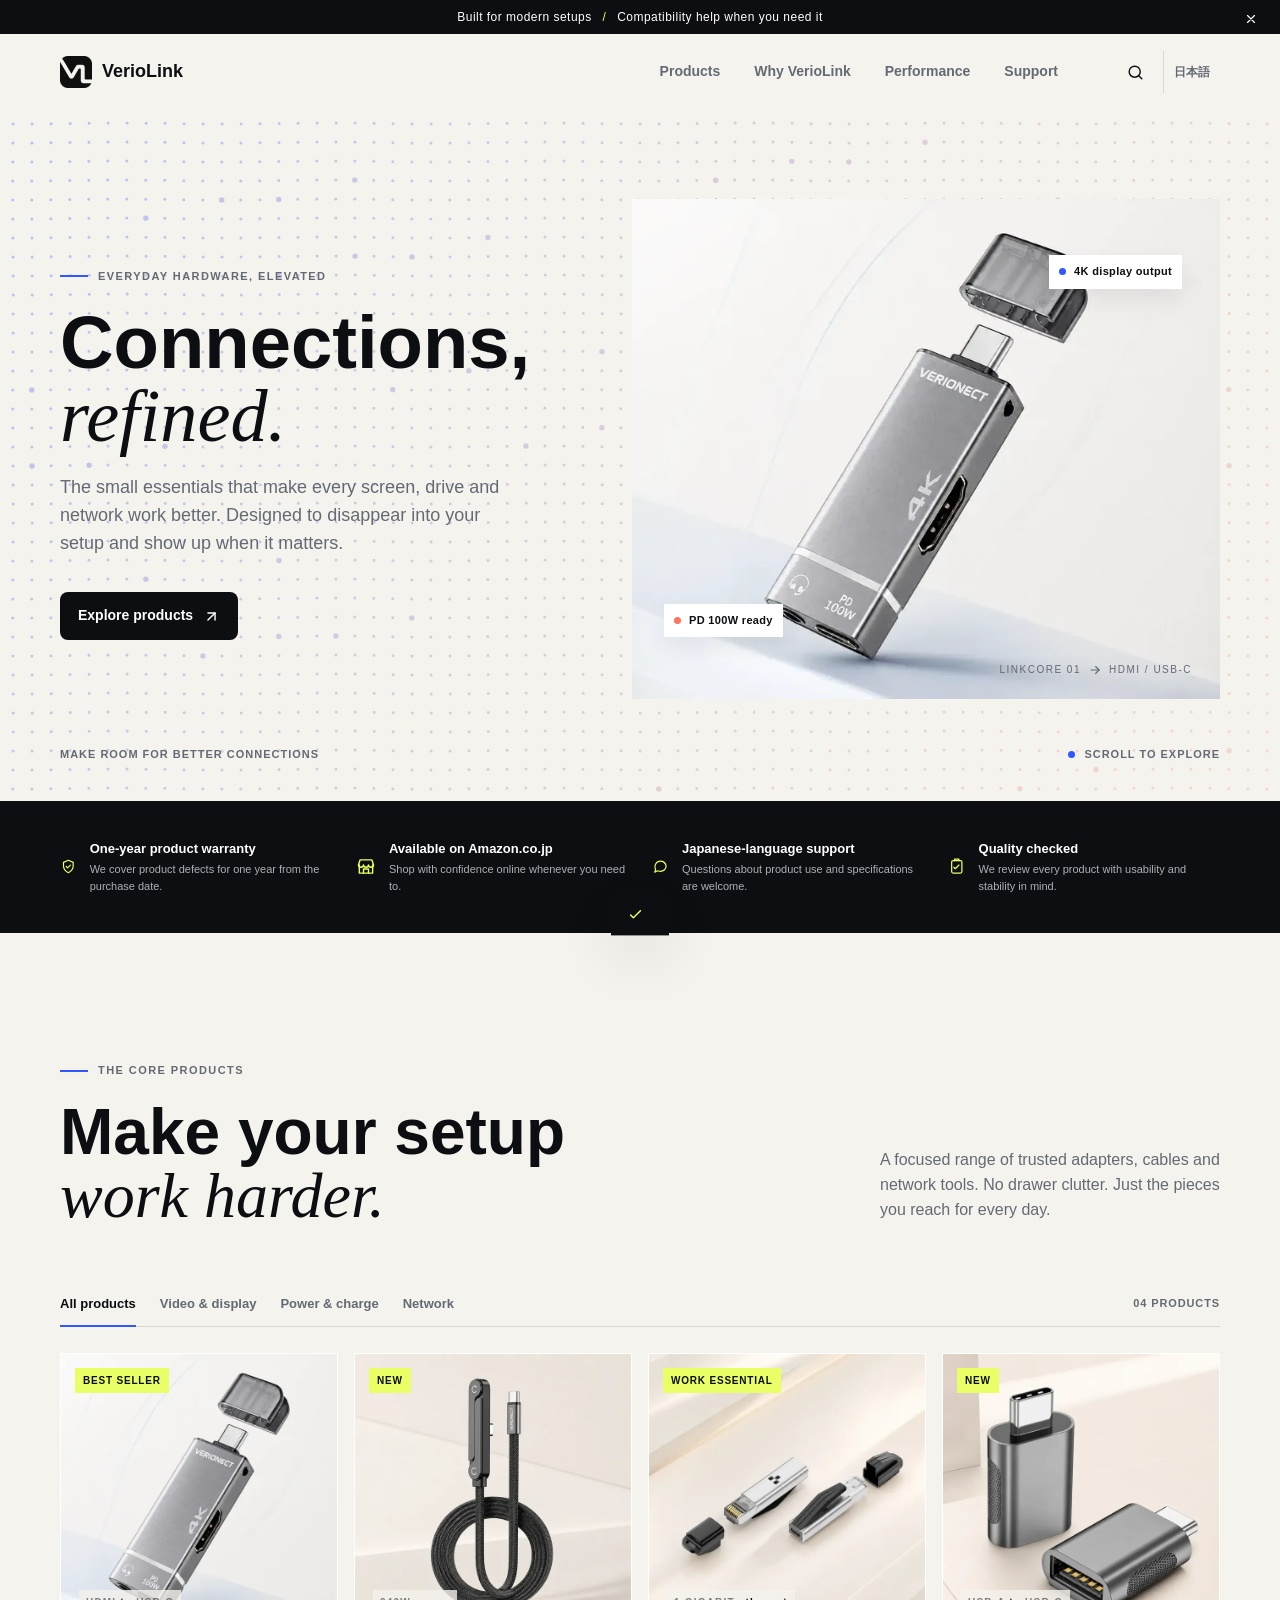
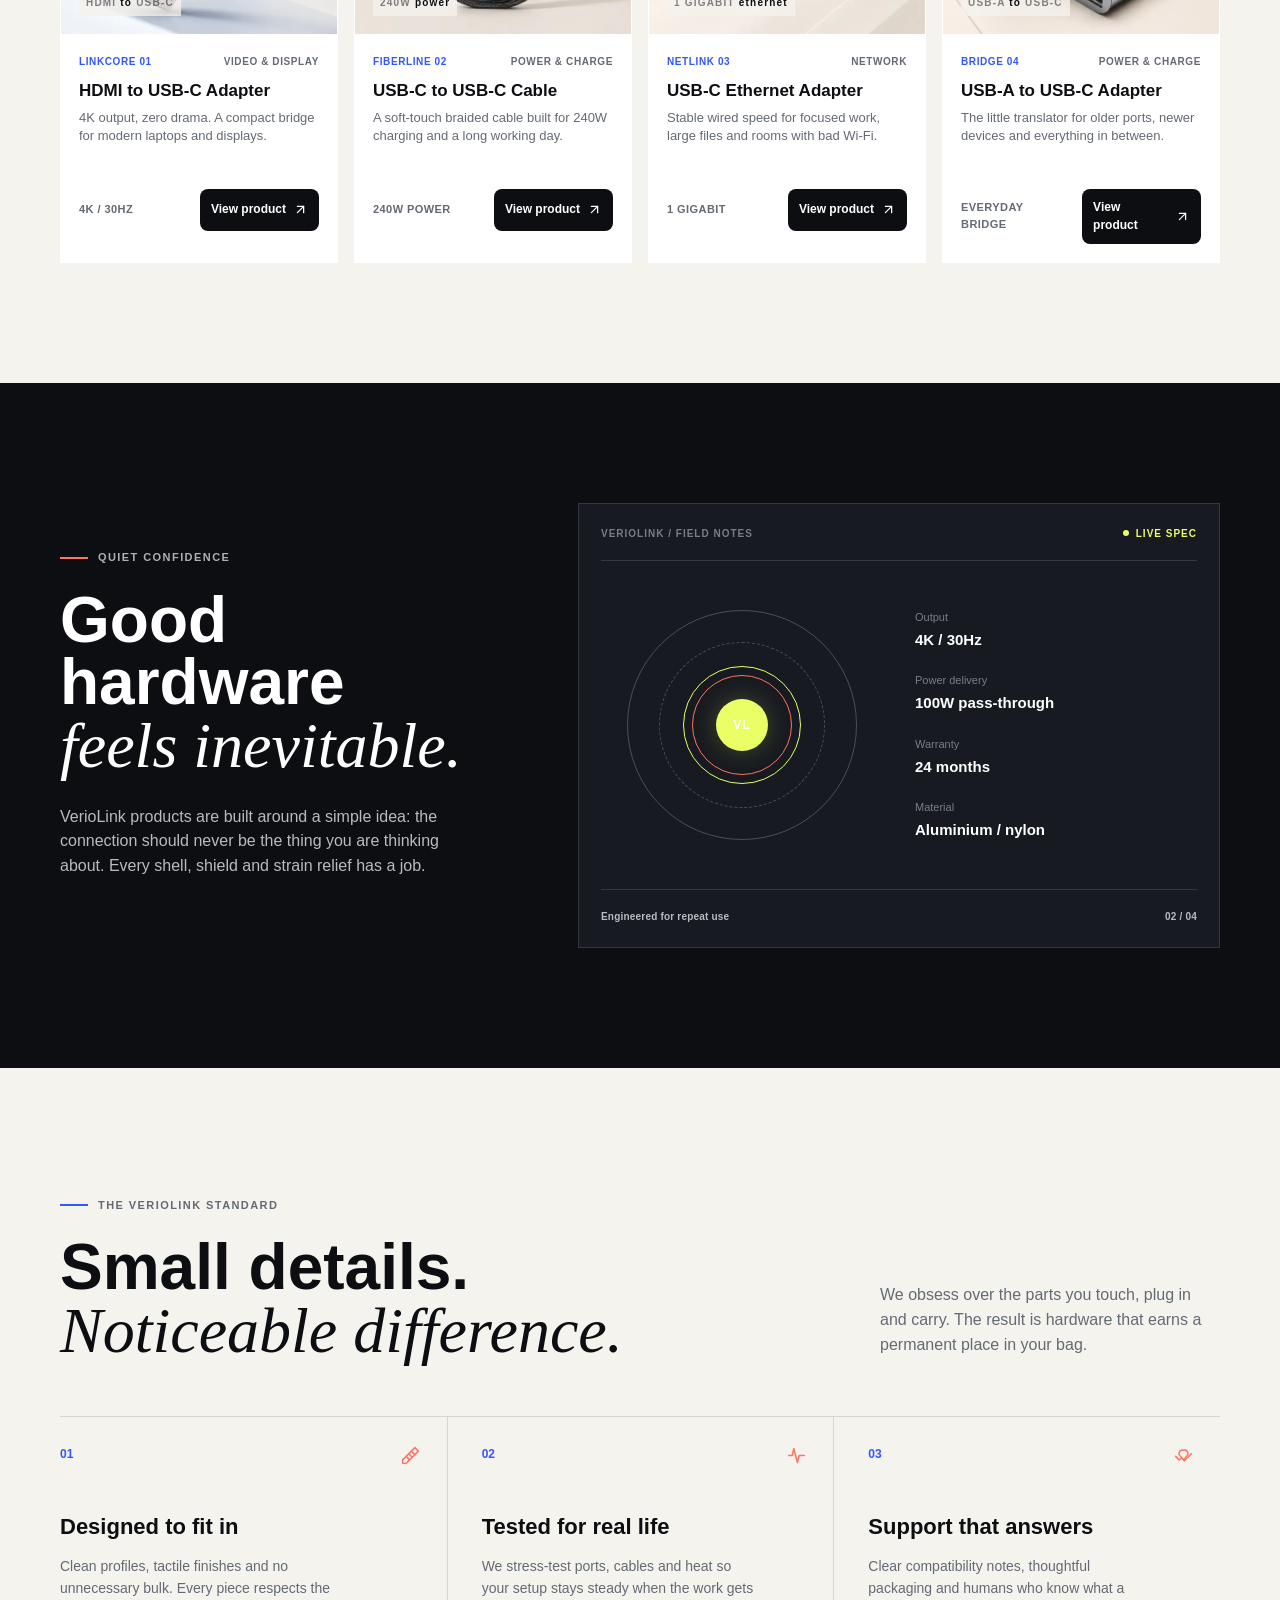
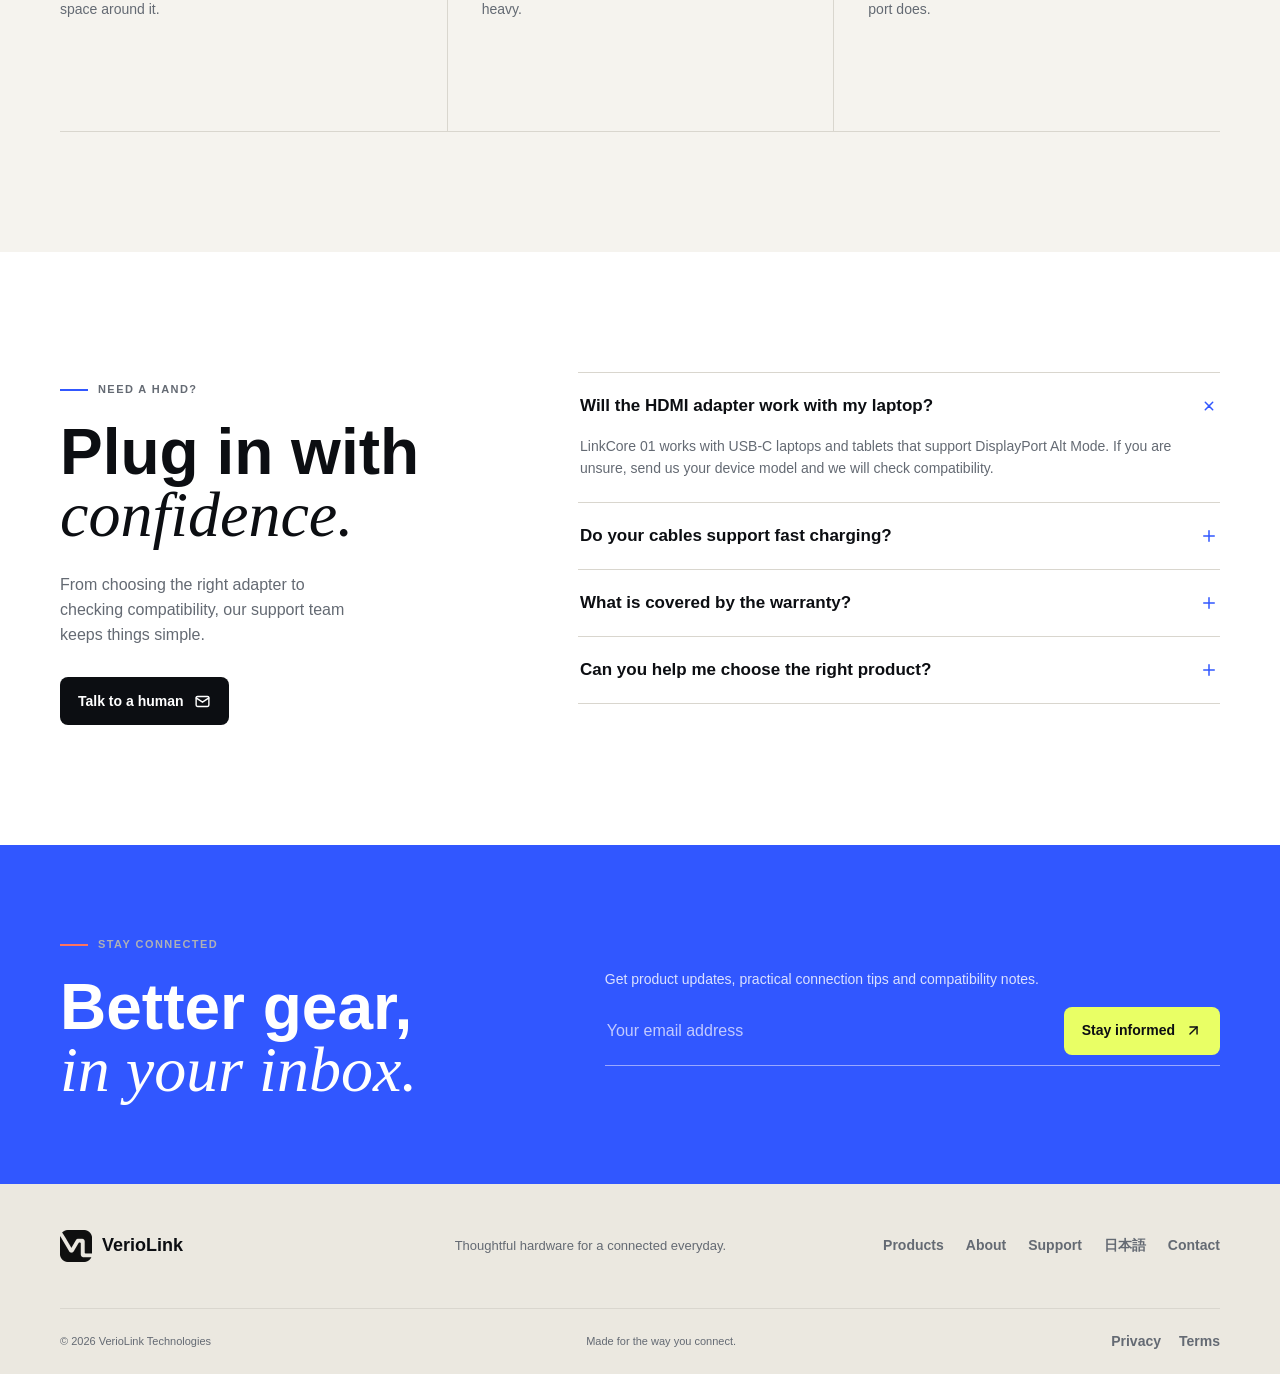
<file: index.html>
<!doctype html>
<html lang="en">
  <head>
    <meta charset="UTF-8" />
    <meta name="viewport" content="width=device-width, initial-scale=1" />
    <meta name="description" content="VerioLink makes HDMI to USB-C adapters, USB-C charging cables, USB-C Ethernet adapters and USB-A to USB-C converters for dependable everyday connections." />
    <meta property="og:type" content="website" />
    <meta property="og:site_name" content="VerioLink" />
    <meta property="og:title" content="VerioLink | HDMI, USB-C &amp; charging accessories" />
    <meta property="og:description" content="Dependable HDMI, USB-C, charging and wired network accessories for modern setups." />
    <meta property="og:url" content="https://veriolink.com/" />
    <title>VerioLink | HDMI, USB-C &amp; charging accessories</title>
    <link rel="canonical" href="https://veriolink.com/" />
    <link rel="alternate" hreflang="en" href="https://veriolink.com/" />
    <link rel="alternate" hreflang="ja" href="https://veriolink.com/jp/" />
    <link rel="alternate" hreflang="x-default" href="https://veriolink.com/" />
    <link rel="stylesheet" href="styles.css" />
    <script type="application/ld+json">
      {
        "@context": "https://schema.org",
        "@type": "Organization",
        "@id": "https://veriolink.com/#organization",
        "name": "VerioLink",
        "url": "https://veriolink.com/",
        "logo": "https://veriolink.com/assets/brand/veriolink-logo-64.webp"
      }
    </script>
  </head>
  <body>
    <a class="skip-link" href="#main-content">Skip to content</a>

    <div class="announcement">
      <p>Built for modern setups <span aria-hidden="true">/</span> Compatibility help when you need it</p>
      <button class="announcement-close" type="button" aria-label="Dismiss announcement">
        <i data-lucide="x" aria-hidden="true"></i>
      </button>
    </div>

    <header class="site-header" data-header>
      <div class="container nav-wrap">
        <a class="brand" href="#top" aria-label="VerioLink home">
          <span class="brand-mark" aria-hidden="true"><span>V</span><span>L</span></span>
          <span class="brand-name">VerioLink</span>
        </a>

        <nav class="main-nav" id="main-nav" aria-label="Primary navigation">
          <a href="#products">Products</a>
          <a href="#why-veriolink">Why VerioLink</a>
          <a href="#specs">Performance</a>
          <a href="#support">Support</a>
        </nav>

        <div class="nav-actions">
          <button class="icon-button search-toggle" type="button" aria-label="Search products" title="Search products">
            <i data-lucide="search" aria-hidden="true"></i>
          </button>
          <a class="language-switch" href="jp/index.html" lang="ja" hreflang="ja">日本語</a>
          <button class="icon-button menu-toggle" type="button" aria-label="Open menu" aria-controls="main-nav" aria-expanded="false" title="Open menu">
            <i data-lucide="menu" aria-hidden="true"></i>
          </button>
        </div>
      </div>
      <div class="search-panel" aria-hidden="true" inert>
        <div class="container search-panel-inner">
          <label for="site-search">Search the collection</label>
          <div class="search-input-wrap">
            <i data-lucide="search" aria-hidden="true"></i>
            <input id="site-search" type="search" placeholder="Try HDMI, USB-C or Ethernet" autocomplete="off" />
            <button class="search-close" type="button" aria-label="Close search"><i data-lucide="x" aria-hidden="true"></i></button>
          </div>
        </div>
      </div>
    </header>

    <main id="main-content">
      <section class="hero section-pad" id="top">
        <canvas class="threads-canvas" aria-hidden="true"></canvas>
        <div class="container hero-grid">
          <div class="hero-copy reveal">
            <p class="eyebrow"><span class="eyebrow-line"></span> Everyday hardware, elevated</p>
            <h1>Connections,<br /><em>refined.</em></h1>
            <p class="hero-intro">The small essentials that make every screen, drive and network work better. Designed to disappear into your setup and show up when it matters.</p>
            <div class="hero-actions">
              <a class="button button-primary" href="#products">Explore products <i data-lucide="arrow-up-right" aria-hidden="true"></i></a>
            </div>
          </div>

          <div class="hero-visual reveal reveal-delay" aria-label="VerioLink LinkCore 01 HDMI to USB-C adapter product photo" role="img">
          <div class="hero-product-photo"><img src="assets/products/linkcore-01/cover/ChatGPT Image 2026年7月21日 11_28_46-hero.webp" srcset="assets/products/linkcore-01/cover/ChatGPT Image 2026年7月21日 11_28_46-hero.webp 840w, assets/products/linkcore-01/cover/ChatGPT Image 2026年7月21日 11_28_46.webp 1448w" sizes="(max-width: 700px) 100vw, 55vw" width="840" height="630" fetchpriority="high" alt="LinkCore 01 HDMI to USB-C adapter with aluminium body and transparent cap" /></div>
            <div class="hero-note note-top"><span class="note-dot"></span> 4K display output</div>
            <div class="hero-note note-bottom"><span class="note-dot accent"></span> PD 100W ready</div>
            <div class="stage-caption"><span>LINKCORE 01</span><i data-lucide="arrow-right" aria-hidden="true"></i><span>HDMI / USB-C</span></div>
          </div>
        </div>
        <div class="container hero-footline">
          <span>Make room for better connections</span>
          <span class="scroll-cue"><span></span> Scroll to explore</span>
        </div>
      </section>

      <section class="signal-bar" aria-label="VerioLink benefits">
        <div class="container signal-grid">
          <div class="signal-item"><i data-lucide="shield-check" aria-hidden="true"></i><span><strong>One-year product warranty</strong><small>We cover product defects for one year from the purchase date.</small></span></div>
          <div class="signal-item"><i data-lucide="store" aria-hidden="true"></i><span><strong>Available on Amazon.co.jp</strong><small>Shop with confidence online whenever you need to.</small></span></div>
          <div class="signal-item"><i data-lucide="message-circle" aria-hidden="true"></i><span><strong>Japanese-language support</strong><small>Questions about product use and specifications are welcome.</small></span></div>
          <div class="signal-item"><i data-lucide="clipboard-check" aria-hidden="true"></i><span><strong>Quality checked</strong><small>We review every product with usability and stability in mind.</small></span></div>
        </div>
      </section>

      <section class="collection section-pad" id="products">
        <div class="container">
          <div class="section-heading reveal">
            <div><p class="eyebrow"><span class="eyebrow-line"></span> The core products</p><h2>Make your setup<br /><em>work harder.</em></h2></div>
            <p class="section-description">A focused range of trusted adapters, cables and network tools. No drawer clutter. Just the pieces you reach for every day.</p>
          </div>

          <div class="collection-toolbar" aria-label="Filter products">
            <div class="filter-list" role="tablist" aria-label="Product categories">
              <button class="filter-button is-active" type="button" role="tab" aria-selected="true" data-filter="all">All products</button>
              <button class="filter-button" type="button" role="tab" aria-selected="false" data-filter="video">Video & display</button>
              <button class="filter-button" type="button" role="tab" aria-selected="false" data-filter="power">Power & charge</button>
              <button class="filter-button" type="button" role="tab" aria-selected="false" data-filter="network">Network</button>
            </div>
            <span class="product-total" aria-live="polite">04 products</span>
          </div>

          <div class="product-grid">
            <article class="product-card reveal" data-category="video">
              <div class="product-art art-adapter product-art-image"><span class="art-tag">Best seller</span><img src="assets/products/linkcore-01/cover/ChatGPT Image 2026年7月21日 11_28_46-card.webp" srcset="assets/products/linkcore-01/cover/ChatGPT Image 2026年7月21日 11_28_46-card.webp 662w, assets/products/linkcore-01/cover/ChatGPT Image 2026年7月21日 11_28_46.webp 1448w" sizes="(max-width: 700px) 100vw, 25vw" width="662" height="662" loading="lazy" alt="LinkCore 01 HDMI to USB-C adapter" /><div class="art-label">HDMI <b>to</b> USB-C</div></div>
              <div class="product-card-body"><div class="product-meta"><p>LinkCore 01</p><span>Video & display</span></div><h3>HDMI to USB-C Adapter</h3><p class="product-desc">4K output, zero drama. A compact bridge for modern laptops and displays.</p><div class="product-bottom"><span class="product-status">4K / 30Hz</span><a class="product-link" href="products/hdmi-to-usbc-adapter.html" aria-label="View HDMI to USB-C Adapter details">View product <i data-lucide="arrow-up-right" aria-hidden="true"></i></a></div></div>
            </article>

            <article class="product-card reveal reveal-delay" data-category="power">
              <div class="product-art art-cable product-art-image"><span class="art-tag new-tag">New</span><img src="assets/products/fiberline-02/cover/ChatGPT Image 2026年7月21日 13_53_52-card.webp" srcset="assets/products/fiberline-02/cover/ChatGPT Image 2026年7月21日 13_53_52-card.webp 662w, assets/products/fiberline-02/cover/ChatGPT Image 2026年7月21日 13_53_52.webp 1254w" sizes="(max-width: 700px) 100vw, 25vw" width="662" height="662" loading="lazy" alt="FiberLine 02 USB-C to USB-C Cable" /><div class="art-label">240W <b>power</b></div></div>
              <div class="product-card-body"><div class="product-meta"><p>FiberLine 02</p><span>Power & charge</span></div><h3>USB-C to USB-C Cable</h3><p class="product-desc">A soft-touch braided cable built for 240W charging and a long working day.</p><div class="product-bottom"><span class="product-status">240W power</span><a class="product-link" href="products/usb-c-to-usb-c-cable.html" aria-label="View USB-C to USB-C Cable details">View product <i data-lucide="arrow-up-right" aria-hidden="true"></i></a></div></div>
            </article>

            <article class="product-card reveal" data-category="network">
              <div class="product-art art-network product-art-image"><span class="art-tag">Work essential</span><img src="assets/products/netlink-03/cover/ChatGPT Image 2026年7月21日 19_26_07-card.webp" srcset="assets/products/netlink-03/cover/ChatGPT Image 2026年7月21日 19_26_07-card.webp 662w, assets/products/netlink-03/cover/ChatGPT Image 2026年7月21日 19_26_07.webp 1254w" sizes="(max-width: 700px) 100vw, 25vw" width="662" height="662" loading="lazy" alt="NetLink 03 USB-C Ethernet Adapter" /><div class="art-label">1 GIGABIT <b>ethernet</b></div></div>
              <div class="product-card-body"><div class="product-meta"><p>NetLink 03</p><span>Network</span></div><h3>USB-C Ethernet Adapter</h3><p class="product-desc">Stable wired speed for focused work, large files and rooms with bad Wi-Fi.</p><div class="product-bottom"><span class="product-status">1 gigabit</span><a class="product-link" href="products/usb-c-ethernet-adapter.html" aria-label="View USB-C Ethernet Adapter details">View product <i data-lucide="arrow-up-right" aria-hidden="true"></i></a></div></div>
            </article>

            <article class="product-card reveal reveal-delay" data-category="power">
              <div class="product-art art-bridge product-art-image"><span class="art-tag new-tag">New</span><img src="assets/products/bridge-04/cover/ChatGPT Image 2026年7月21日 19_26_04-card.webp" srcset="assets/products/bridge-04/cover/ChatGPT Image 2026年7月21日 19_26_04-card.webp 662w, assets/products/bridge-04/cover/ChatGPT Image 2026年7月21日 19_26_04.webp 1254w" sizes="(max-width: 700px) 100vw, 25vw" width="662" height="662" loading="lazy" alt="Bridge 04 USB-A to USB-C Adapter" /><div class="art-label">USB-A <b>to</b> USB-C</div></div>
              <div class="product-card-body"><div class="product-meta"><p>Bridge 04</p><span>Power & charge</span></div><h3>USB-A to USB-C Adapter</h3><p class="product-desc">The little translator for older ports, newer devices and everything in between.</p><div class="product-bottom"><span class="product-status">Everyday bridge</span><a class="product-link" href="products/usb-a-to-usb-c-adapter.html" aria-label="View USB-A to USB-C Adapter details">View product <i data-lucide="arrow-up-right" aria-hidden="true"></i></a></div></div>
            </article>
          </div>
          <div class="empty-products" hidden><i data-lucide="search-x" aria-hidden="true"></i><p>No products in this collection yet.</p><button class="text-link reset-filter" type="button">View all products <i data-lucide="arrow-right" aria-hidden="true"></i></button></div>
        </div>
      </section>

      <section class="performance section-pad" id="specs">
        <div class="container performance-grid">
          <div class="performance-copy reveal"><p class="eyebrow eyebrow-light"><span class="eyebrow-line"></span> Quiet confidence</p><h2>Good hardware<br /><em>feels inevitable.</em></h2><p>VerioLink products are built around a simple idea: the connection should never be the thing you are thinking about. Every shell, shield and strain relief has a job.</p></div>
          <div class="spec-board reveal reveal-delay"><div class="board-top"><span>VERIOLINK / FIELD NOTES</span><span class="board-live"><i></i> LIVE SPEC</span></div><div class="board-main"><div class="board-object"><div class="board-ring"></div><div class="board-core"></div><span class="board-mark">VL</span></div><div class="board-data"><div><span>Output</span><strong>4K / 30Hz</strong></div><div><span>Power delivery</span><strong>100W pass-through</strong></div><div><span>Warranty</span><strong>24 months</strong></div><div><span>Material</span><strong>Aluminium / nylon</strong></div></div></div><div class="board-foot"><span>Engineered for repeat use</span><span>02 / 04</span></div></div>
        </div>
      </section>

      <section class="why section-pad" id="why-veriolink">
        <div class="container">
          <div class="section-heading reveal"><div><p class="eyebrow"><span class="eyebrow-line"></span> The VerioLink standard</p><h2>Small details.<br /><em>Noticeable difference.</em></h2></div><p class="section-description">We obsess over the parts you touch, plug in and carry. The result is hardware that earns a permanent place in your bag.</p></div>
          <div class="principles-grid">
            <article class="principle reveal"><span class="principle-number">01</span><i data-lucide="ruler" aria-hidden="true"></i><h3>Designed to fit in</h3><p>Clean profiles, tactile finishes and no unnecessary bulk. Every piece respects the space around it.</p></article>
            <article class="principle reveal reveal-delay"><span class="principle-number">02</span><i data-lucide="activity" aria-hidden="true"></i><h3>Tested for real life</h3><p>We stress-test ports, cables and heat so your setup stays steady when the work gets heavy.</p></article>
            <article class="principle reveal reveal-delay-2"><span class="principle-number">03</span><i data-lucide="heart-handshake" aria-hidden="true"></i><h3>Support that answers</h3><p>Clear compatibility notes, thoughtful packaging and humans who know what a port does.</p></article>
          </div>
        </div>
      </section>

      <section class="support section-pad" id="support">
        <div class="container support-grid">
          <div class="support-intro reveal"><p class="eyebrow"><span class="eyebrow-line"></span> Need a hand?</p><h2>Plug in with<br /><em>confidence.</em></h2><p>From choosing the right adapter to checking compatibility, our support team keeps things simple.</p><a class="button button-primary" href="mailto:veriolink655@gmail.com">Talk to a human <i data-lucide="mail" aria-hidden="true"></i></a></div>
          <div class="faq-list reveal reveal-delay">
            <details open><summary>Will the HDMI adapter work with my laptop?<i data-lucide="plus" aria-hidden="true"></i></summary><p>LinkCore 01 works with USB-C laptops and tablets that support DisplayPort Alt Mode. If you are unsure, send us your device model and we will check compatibility.</p></details>
            <details><summary>Do your cables support fast charging?<i data-lucide="plus" aria-hidden="true"></i></summary><p>FiberLine 02 supports up to 240W Power Delivery with a compatible charger and device. It is also built for everyday data transfer.</p></details>
            <details><summary>What is covered by the warranty?<i data-lucide="plus" aria-hidden="true"></i></summary><p>Every VerioLink product includes a 24-month limited warranty covering manufacturing defects. Contact us with your model and a clear description of the issue.</p></details>
            <details><summary>Can you help me choose the right product?<i data-lucide="plus" aria-hidden="true"></i></summary><p>Yes. Share your device models, ports and display or network needs, and our support team will recommend the right connection.</p></details>
          </div>
        </div>
      </section>

      <section class="newsletter section-pad">
        <div class="container newsletter-inner reveal"><div><p class="eyebrow eyebrow-light"><span class="eyebrow-line"></span> Stay connected</p><h2>Better gear,<br /><em>in your inbox.</em></h2></div><form class="newsletter-form"><label for="email">Get product updates, practical connection tips and compatibility notes.</label><div class="email-field"><input id="email" type="email" placeholder="Your email address" autocomplete="email" required /><button class="button button-light" type="submit">Stay informed <i data-lucide="arrow-up-right" aria-hidden="true"></i></button></div><p class="form-note" aria-live="polite"></p></form></div>
      </section>
    </main>

    <footer class="site-footer">
      <div class="container footer-top"><a class="brand footer-brand" href="#top" aria-label="VerioLink home"><span class="brand-mark" aria-hidden="true"><span>V</span><span>L</span></span><span class="brand-name">VerioLink</span></a><p>Thoughtful hardware for a connected everyday.</p><div class="footer-links"><a href="#products">Products</a><a href="#why-veriolink">About</a><a href="#support">Support</a><a href="jp/index.html" lang="ja" hreflang="ja">日本語</a><a href="mailto:veriolink655@gmail.com">Contact</a></div></div>
      <div class="container footer-bottom"><span>© <span data-year></span> VerioLink Technologies</span><span>Made for the way you connect.</span><div><a href="#top">Privacy</a><a href="#top">Terms</a></div></div>
    </footer>

    <div class="toast" role="status" aria-live="polite"><i data-lucide="check" aria-hidden="true"></i><span></span></div>

    <script src="icons.js" defer></script>
    <script src="app.js" defer></script>
  </body>
</html>
</file>
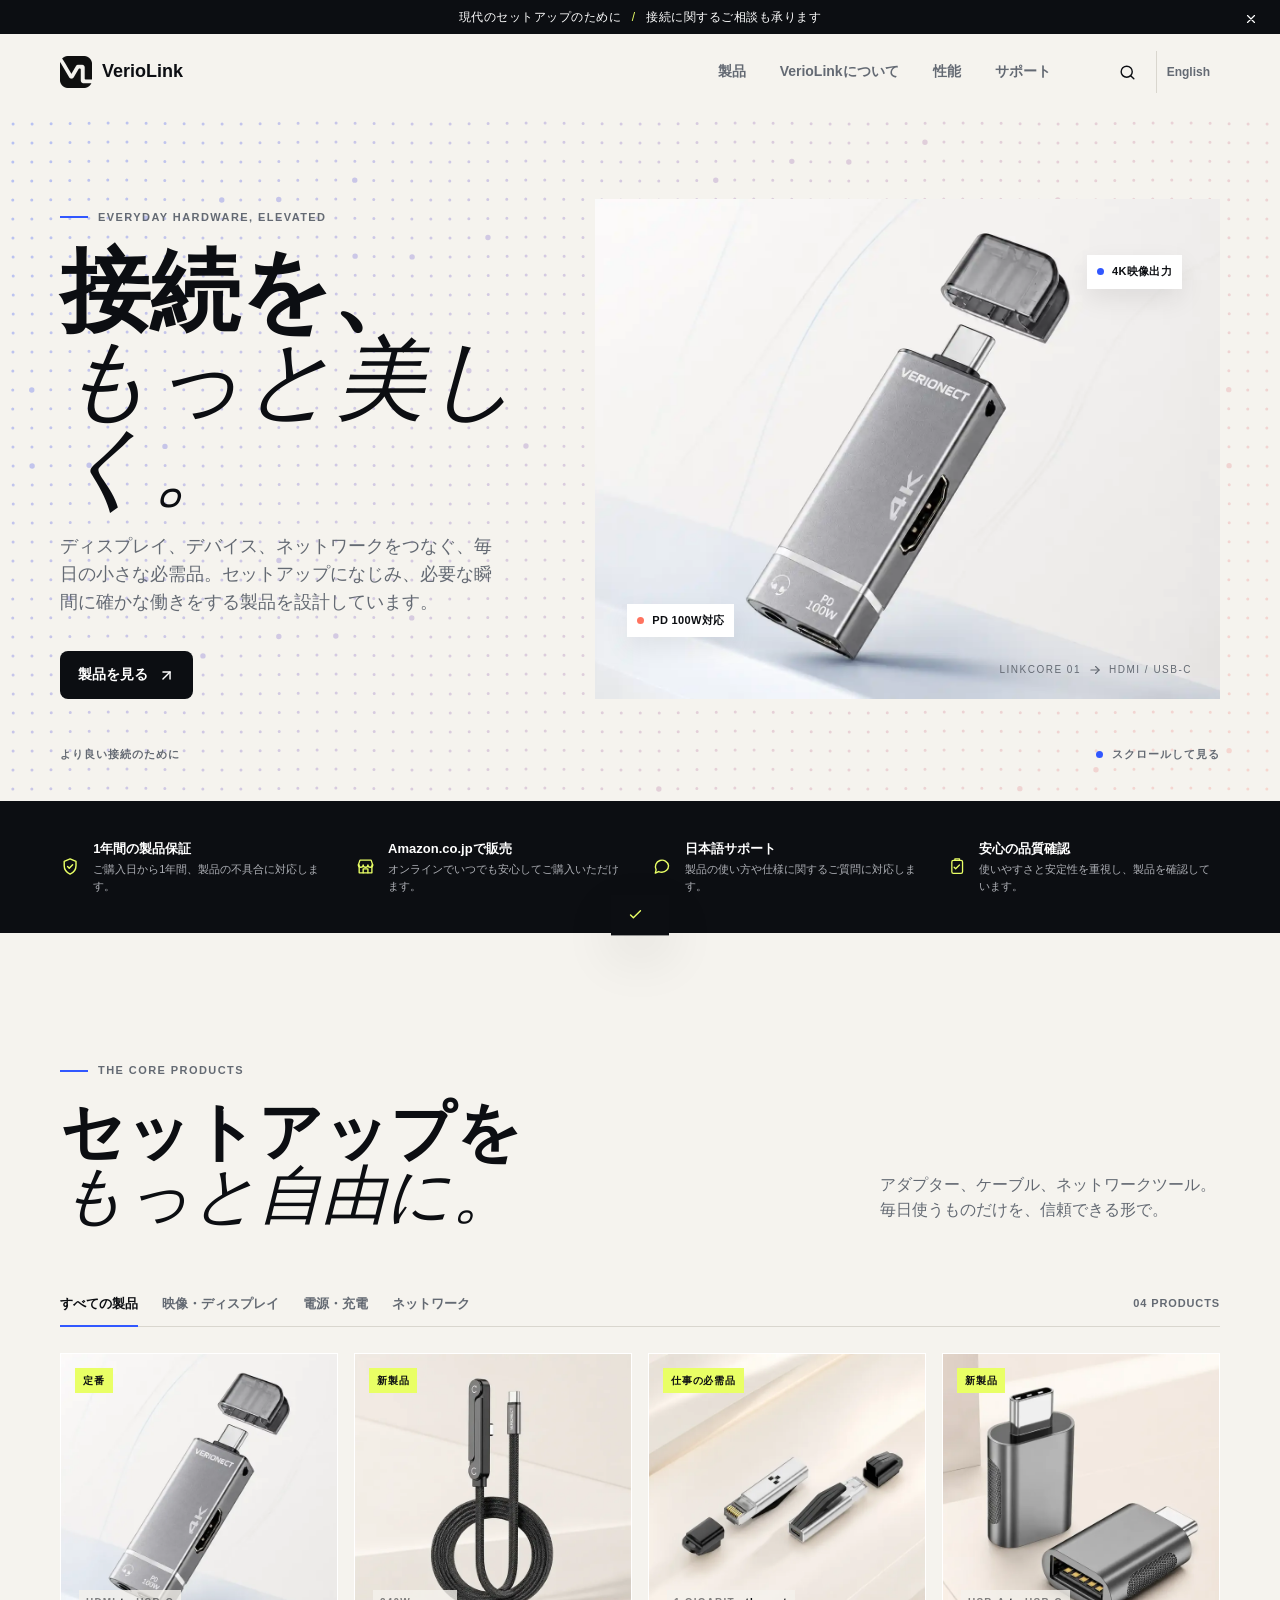
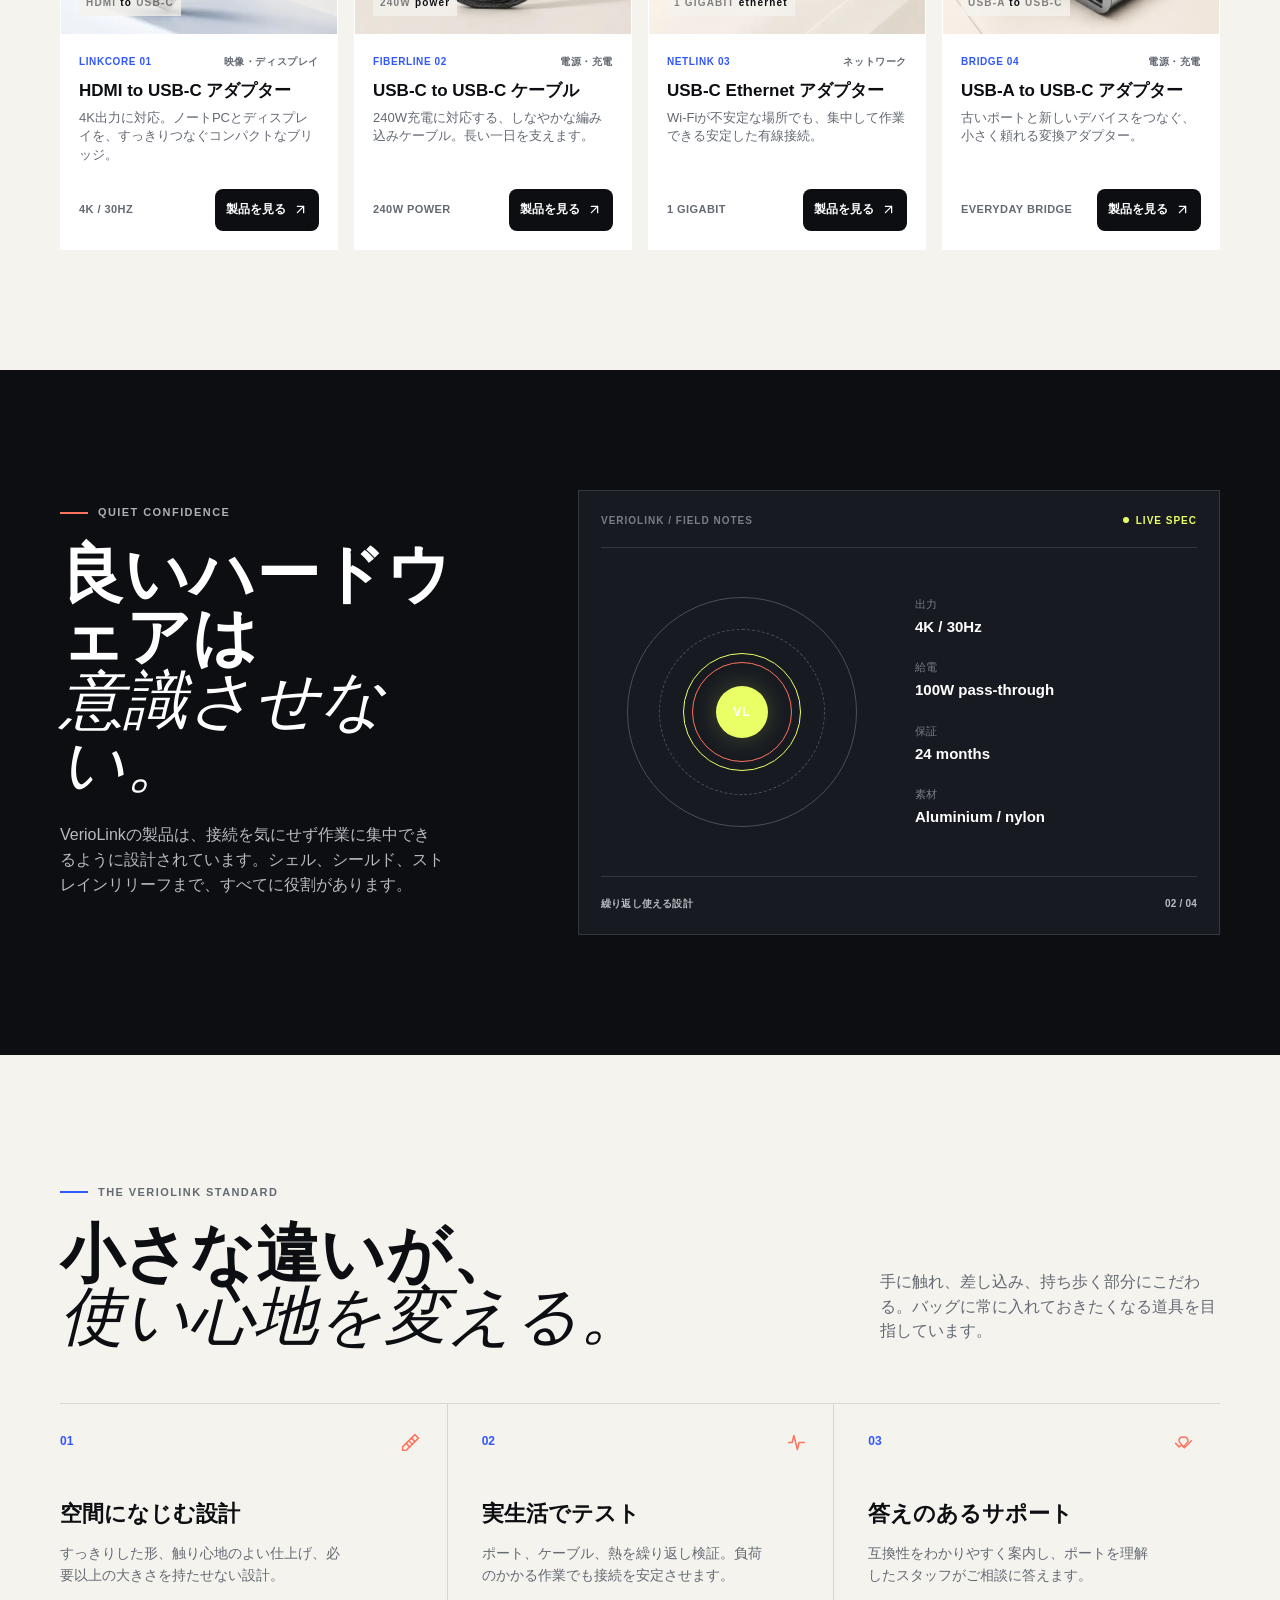
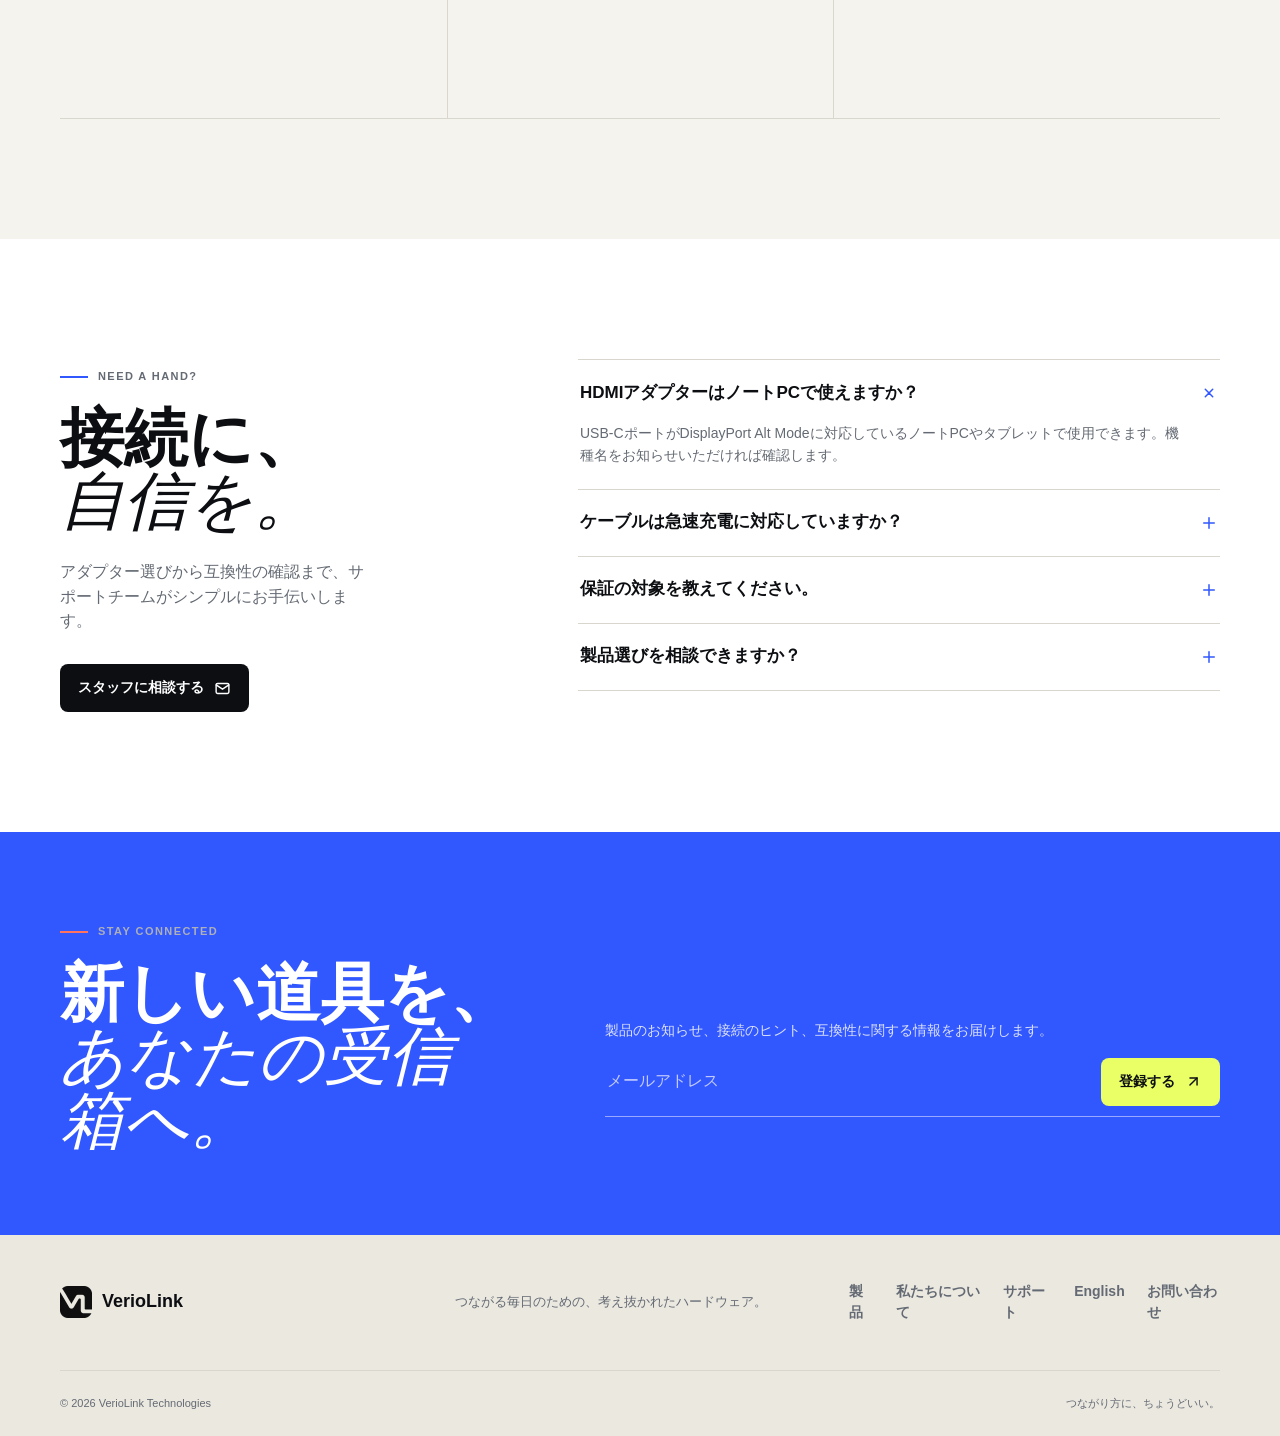
<file: jp/index.html>
<!doctype html>
<html lang="ja">
  <head>
    <meta charset="UTF-8" /><meta name="viewport" content="width=device-width, initial-scale=1" />
    <meta name="description" content="べリオリンク (VerioLink) のHDMI・USB-C変換アダプター、タイプC充電ケーブル、有線LANアダプターなど、日常の接続を支える電子アクセサリー。" />
    <meta property="og:type" content="website" />
    <meta property="og:site_name" content="べリオリンク (VerioLink)" />
    <meta property="og:title" content="べリオリンク (VerioLink) | HDMI・USB-C電子アクセサリー" />
    <meta property="og:description" content="HDMI・USB-C変換アダプター、タイプC充電ケーブルなど、信頼できる電子アクセサリー。" />
    <meta property="og:url" content="https://veriolink.com/jp/" />
    <title>べリオリンク (VerioLink) | HDMI・USB-C電子アクセサリー</title>
    <link rel="canonical" href="https://veriolink.com/jp/" />
    <link rel="alternate" hreflang="en" href="https://veriolink.com/" />
    <link rel="alternate" hreflang="ja" href="https://veriolink.com/jp/" />
    <link rel="alternate" hreflang="x-default" href="https://veriolink.com/" />
    <link rel="stylesheet" href="../styles.css" />
    <script type="application/ld+json">
      {
        "@context": "https://schema.org",
        "@type": "Organization",
        "@id": "https://veriolink.com/#organization",
        "name": "べリオリンク",
        "alternateName": "VerioLink",
        "url": "https://veriolink.com/jp/",
        "logo": "https://veriolink.com/assets/brand/veriolink-logo-64.webp"
      }
    </script>
  </head>
  <body>
    <a class="skip-link" href="#main-content">本文へ移動</a>
    <div class="announcement"><p>現代のセットアップのために <span aria-hidden="true">/</span> 接続に関するご相談も承ります</p><button class="announcement-close" type="button" aria-label="お知らせを閉じる"><i data-lucide="x" aria-hidden="true"></i></button></div>
    <header class="site-header" data-header><div class="container nav-wrap"><a class="brand" href="#top" aria-label="VerioLink ホーム"><span class="brand-mark" aria-hidden="true"><span>V</span><span>L</span></span><span class="brand-name">VerioLink</span></a><nav class="main-nav" id="main-nav" aria-label="メインナビゲーション"><a href="#products">製品</a><a href="#why-veriolink">VerioLinkについて</a><a href="#specs">性能</a><a href="#support">サポート</a></nav><div class="nav-actions"><button class="icon-button search-toggle" type="button" aria-label="製品を検索" title="製品を検索"><i data-lucide="search" aria-hidden="true"></i></button><a class="language-switch" href="../index.html" lang="en" hreflang="en">English</a><button class="icon-button menu-toggle" type="button" aria-label="メニューを開く" aria-controls="main-nav" aria-expanded="false" title="メニューを開く"><i data-lucide="menu" aria-hidden="true"></i></button></div></div><div class="search-panel" aria-hidden="true" inert><div class="container search-panel-inner"><label for="site-search">製品を検索</label><div class="search-input-wrap"><i data-lucide="search" aria-hidden="true"></i><input id="site-search" type="search" placeholder="HDMI、USB-C、Ethernet など" autocomplete="off" /><button class="search-close" type="button" aria-label="検索を閉じる"><i data-lucide="x" aria-hidden="true"></i></button></div></div></div></header>
    <main id="main-content">
      <section class="hero section-pad" id="top"><canvas class="threads-canvas" aria-hidden="true"></canvas><div class="container hero-grid"><div class="hero-copy reveal"><p class="eyebrow"><span class="eyebrow-line"></span> Everyday hardware, elevated</p><h1>接続を、<br /><em>もっと美しく。</em></h1><p class="hero-intro">ディスプレイ、デバイス、ネットワークをつなぐ、毎日の小さな必需品。セットアップになじみ、必要な瞬間に確かな働きをする製品を設計しています。</p><div class="hero-actions"><a class="button button-primary" href="#products">製品を見る <i data-lucide="arrow-up-right" aria-hidden="true"></i></a></div></div><div class="hero-visual reveal reveal-delay" aria-label="VerioLink HDMI to USB-C アダプターのプロダクトイメージ" role="img"><div class="hero-note note-top"><span class="note-dot"></span> 4K / 30Hz 対応</div><div class="hero-note note-bottom"><span class="note-dot accent"></span> 熱を逃がす設計</div><div class="product-stage-grid" aria-hidden="true"></div><div class="adapter-shadow"></div><div class="adapter-body"><div class="adapter-label">VL / LINK 01</div><div class="adapter-surface"></div><div class="adapter-port"><span></span></div><div class="adapter-seam"></div></div><div class="adapter-cable cable-left"><span class="cable-tip hdmi-tip"></span></div><div class="adapter-cable cable-right"><span class="cable-tip usb-tip"></span></div><div class="stage-caption"><span>HDMI</span><i data-lucide="arrow-right" aria-hidden="true"></i><span>USB-C</span></div></div></div><div class="container hero-footline"><span>より良い接続のために</span><span class="scroll-cue"><span></span> スクロールして見る</span></div></section>
      <section class="signal-bar" aria-label="VerioLinkの特長"><div class="container signal-grid"><div class="signal-item"><i data-lucide="shield-check" aria-hidden="true"></i><span><strong>いつもテスト済み</strong><small>細部まで信頼できる品質</small></span></div><div class="signal-item"><i data-lucide="zap" aria-hidden="true"></i><span><strong>速さを設計</strong><small>電力もデータも迷わない</small></span></div><div class="signal-item"><i data-lucide="package-check" aria-hidden="true"></i><span><strong>長く使える</strong><small>仕様が明確、サポートも安心</small></span></div><div class="signal-stat"><strong>01</strong><span>小さな進化<br />大きな違い</span></div></div></section>
      <section class="collection section-pad" id="products"><div class="container"><div class="section-heading reveal"><div><p class="eyebrow"><span class="eyebrow-line"></span> The core products</p><h2>セットアップを<br /><em>もっと自由に。</em></h2></div><p class="section-description">アダプター、ケーブル、ネットワークツール。毎日使うものだけを、信頼できる形で。</p></div><div class="collection-toolbar" aria-label="製品を絞り込む"><div class="filter-list" role="tablist" aria-label="製品カテゴリー"><button class="filter-button is-active" type="button" role="tab" aria-selected="true" data-filter="all">すべての製品</button><button class="filter-button" type="button" role="tab" aria-selected="false" data-filter="video">映像・ディスプレイ</button><button class="filter-button" type="button" role="tab" aria-selected="false" data-filter="power">電源・充電</button><button class="filter-button" type="button" role="tab" aria-selected="false" data-filter="network">ネットワーク</button></div><span class="product-total" aria-live="polite">04 products</span></div>          <div class="product-grid">
            <article class="product-card reveal" data-category="video">
              <div class="product-art art-adapter product-art-image"><span class="art-tag">定番</span><img src="../assets/products/linkcore-01/cover/ChatGPT Image 2026年7月21日 11_28_46.webp" alt="LinkCore 01 HDMI to USB-C アダプター" /><div class="art-label">HDMI <b>to</b> USB-C</div></div>
              <div class="product-card-body"><div class="product-meta"><p>LinkCore 01</p><span>映像・ディスプレイ</span></div><h3>HDMI to USB-C アダプター</h3><p class="product-desc">4K出力に対応。ノートPCとディスプレイを、すっきりつなぐコンパクトなブリッジ。</p><div class="product-bottom"><span class="product-status">4K / 30Hz</span><a class="product-link" href="products/hdmi-to-usbc-adapter.html">製品を見る <i data-lucide="arrow-up-right" aria-hidden="true"></i></a></div></div>
            </article>

            <article class="product-card reveal reveal-delay" data-category="power">
              <div class="product-art art-cable product-art-image"><span class="art-tag new-tag">新製品</span><img src="../assets/products/fiberline-02/cover/ChatGPT Image 2026年7月21日 13_53_52.webp" alt="FiberLine 02 USB-C to USB-C ケーブル" /><div class="art-label">240W <b>power</b></div></div>
              <div class="product-card-body"><div class="product-meta"><p>FiberLine 02</p><span>電源・充電</span></div><h3>USB-C to USB-C ケーブル</h3><p class="product-desc">240W充電に対応する、しなやかな編み込みケーブル。長い一日を支えます。</p><div class="product-bottom"><span class="product-status">240W power</span><a class="product-link" href="products/usb-c-to-usb-c-cable.html">製品を見る <i data-lucide="arrow-up-right" aria-hidden="true"></i></a></div></div>
            </article>

            <article class="product-card reveal" data-category="network">
              <div class="product-art art-network product-art-image"><span class="art-tag">仕事の必需品</span><img src="../assets/products/netlink-03/cover/ChatGPT Image 2026年7月21日 19_26_07.webp" alt="NetLink 03 USB-C Ethernet アダプター" /><div class="art-label">1 GIGABIT <b>ethernet</b></div></div>
              <div class="product-card-body"><div class="product-meta"><p>NetLink 03</p><span>ネットワーク</span></div><h3>USB-C Ethernet アダプター</h3><p class="product-desc">Wi-Fiが不安定な場所でも、集中して作業できる安定した有線接続。</p><div class="product-bottom"><span class="product-status">1 gigabit</span><a class="product-link" href="products/usb-c-ethernet-adapter.html">製品を見る <i data-lucide="arrow-up-right" aria-hidden="true"></i></a></div></div>
            </article>

            <article class="product-card reveal reveal-delay" data-category="power">
              <div class="product-art art-bridge product-art-image"><span class="art-tag new-tag">新製品</span><img src="../assets/products/bridge-04/cover/ChatGPT Image 2026年7月21日 19_26_04.webp" alt="Bridge 04 USB-A to USB-C アダプター" /><div class="art-label">USB-A <b>to</b> USB-C</div></div>
              <div class="product-card-body"><div class="product-meta"><p>Bridge 04</p><span>電源・充電</span></div><h3>USB-A to USB-C アダプター</h3><p class="product-desc">古いポートと新しいデバイスをつなぐ、小さく頼れる変換アダプター。</p><div class="product-bottom"><span class="product-status">Everyday bridge</span><a class="product-link" href="products/usb-a-to-usb-c-adapter.html">製品を見る <i data-lucide="arrow-up-right" aria-hidden="true"></i></a></div></div>
            </article>
          </div><div class="empty-products" hidden><i data-lucide="search-x" aria-hidden="true"></i><p>このカテゴリーに製品はありません。</p><button class="text-link reset-filter" type="button">すべての製品を見る <i data-lucide="arrow-right" aria-hidden="true"></i></button></div></div></section>
      <section class="performance section-pad" id="specs"><div class="container performance-grid"><div class="performance-copy reveal"><p class="eyebrow eyebrow-light"><span class="eyebrow-line"></span> Quiet confidence</p><h2>良いハードウェアは<br /><em>意識させない。</em></h2><p>VerioLinkの製品は、接続を気にせず作業に集中できるように設計されています。シェル、シールド、ストレインリリーフまで、すべてに役割があります。</p></div><div class="spec-board reveal reveal-delay"><div class="board-top"><span>VERIOLINK / FIELD NOTES</span><span class="board-live"><i></i> LIVE SPEC</span></div><div class="board-main"><div class="board-object"><div class="board-ring"></div><div class="board-core"></div><span class="board-mark">VL</span></div><div class="board-data"><div><span>出力</span><strong>4K / 30Hz</strong></div><div><span>給電</span><strong>100W pass-through</strong></div><div><span>保証</span><strong>24 months</strong></div><div><span>素材</span><strong>Aluminium / nylon</strong></div></div></div><div class="board-foot"><span>繰り返し使える設計</span><span>02 / 04</span></div></div></div></section>
      <section class="why section-pad" id="why-veriolink"><div class="container"><div class="section-heading reveal"><div><p class="eyebrow"><span class="eyebrow-line"></span> The VerioLink standard</p><h2>小さな違いが、<br /><em>使い心地を変える。</em></h2></div><p class="section-description">手に触れ、差し込み、持ち歩く部分にこだわる。バッグに常に入れておきたくなる道具を目指しています。</p></div><div class="principles-grid"><article class="principle reveal"><span class="principle-number">01</span><i data-lucide="ruler" aria-hidden="true"></i><h3>空間になじむ設計</h3><p>すっきりした形、触り心地のよい仕上げ、必要以上の大きさを持たせない設計。</p></article><article class="principle reveal reveal-delay"><span class="principle-number">02</span><i data-lucide="activity" aria-hidden="true"></i><h3>実生活でテスト</h3><p>ポート、ケーブル、熱を繰り返し検証。負荷のかかる作業でも接続を安定させます。</p></article><article class="principle reveal reveal-delay-2"><span class="principle-number">03</span><i data-lucide="heart-handshake" aria-hidden="true"></i><h3>答えのあるサポート</h3><p>互換性をわかりやすく案内し、ポートを理解したスタッフがご相談に答えます。</p></article></div></div></section>
      <section class="support section-pad" id="support"><div class="container support-grid"><div class="support-intro reveal"><p class="eyebrow"><span class="eyebrow-line"></span> Need a hand?</p><h2>接続に、<br /><em>自信を。</em></h2><p>アダプター選びから互換性の確認まで、サポートチームがシンプルにお手伝いします。</p><a class="button button-primary" href="mailto:veriolink655@gmail.com">スタッフに相談する <i data-lucide="mail" aria-hidden="true"></i></a></div><div class="faq-list reveal reveal-delay"><details open><summary>HDMIアダプターはノートPCで使えますか？<i data-lucide="plus" aria-hidden="true"></i></summary><p>USB-CポートがDisplayPort Alt Modeに対応しているノートPCやタブレットで使用できます。機種名をお知らせいただければ確認します。</p></details><details><summary>ケーブルは急速充電に対応していますか？<i data-lucide="plus" aria-hidden="true"></i></summary><p>FiberLine 02は、対応する充電器とデバイスで最大240WのPower Deliveryに対応します。</p></details><details><summary>保証の対象を教えてください。<i data-lucide="plus" aria-hidden="true"></i></summary><p>すべてのVerioLink製品に、製造上の不具合を対象とする24か月の限定保証が付いています。</p></details><details><summary>製品選びを相談できますか？<i data-lucide="plus" aria-hidden="true"></i></summary><p>はい。デバイスの機種名、ポート、ディスプレイやネットワークの用途をお知らせください。</p></details></div></div></section>
      <section class="newsletter section-pad"><div class="container newsletter-inner reveal"><div><p class="eyebrow eyebrow-light"><span class="eyebrow-line"></span> Stay connected</p><h2>新しい道具を、<br /><em>あなたの受信箱へ。</em></h2></div><form class="newsletter-form"><label for="email">製品のお知らせ、接続のヒント、互換性に関する情報をお届けします。</label><div class="email-field"><input id="email" type="email" placeholder="メールアドレス" autocomplete="email" required /><button class="button button-light" type="submit">登録する <i data-lucide="arrow-up-right" aria-hidden="true"></i></button></div><p class="form-note" aria-live="polite"></p></form></div></section>
    </main>
    <footer class="site-footer"><div class="container footer-top"><a class="brand footer-brand" href="#top" aria-label="VerioLink ホーム"><span class="brand-mark" aria-hidden="true"><span>V</span><span>L</span></span><span class="brand-name">VerioLink</span></a><p>つながる毎日のための、考え抜かれたハードウェア。</p><div class="footer-links"><a href="#products">製品</a><a href="#why-veriolink">私たちについて</a><a href="#support">サポート</a><a href="../index.html" lang="en" hreflang="en">English</a><a href="mailto:veriolink655@gmail.com">お問い合わせ</a></div></div><div class="container footer-bottom"><span>© <span data-year></span> VerioLink Technologies</span><span>つながり方に、ちょうどいい。</span></div></footer><div class="toast" role="status" aria-live="polite"><i data-lucide="check" aria-hidden="true"></i><span></span></div><script src="../icons.js" defer></script><script src="../app.js" defer></script>
  </body>
</html>
</file>
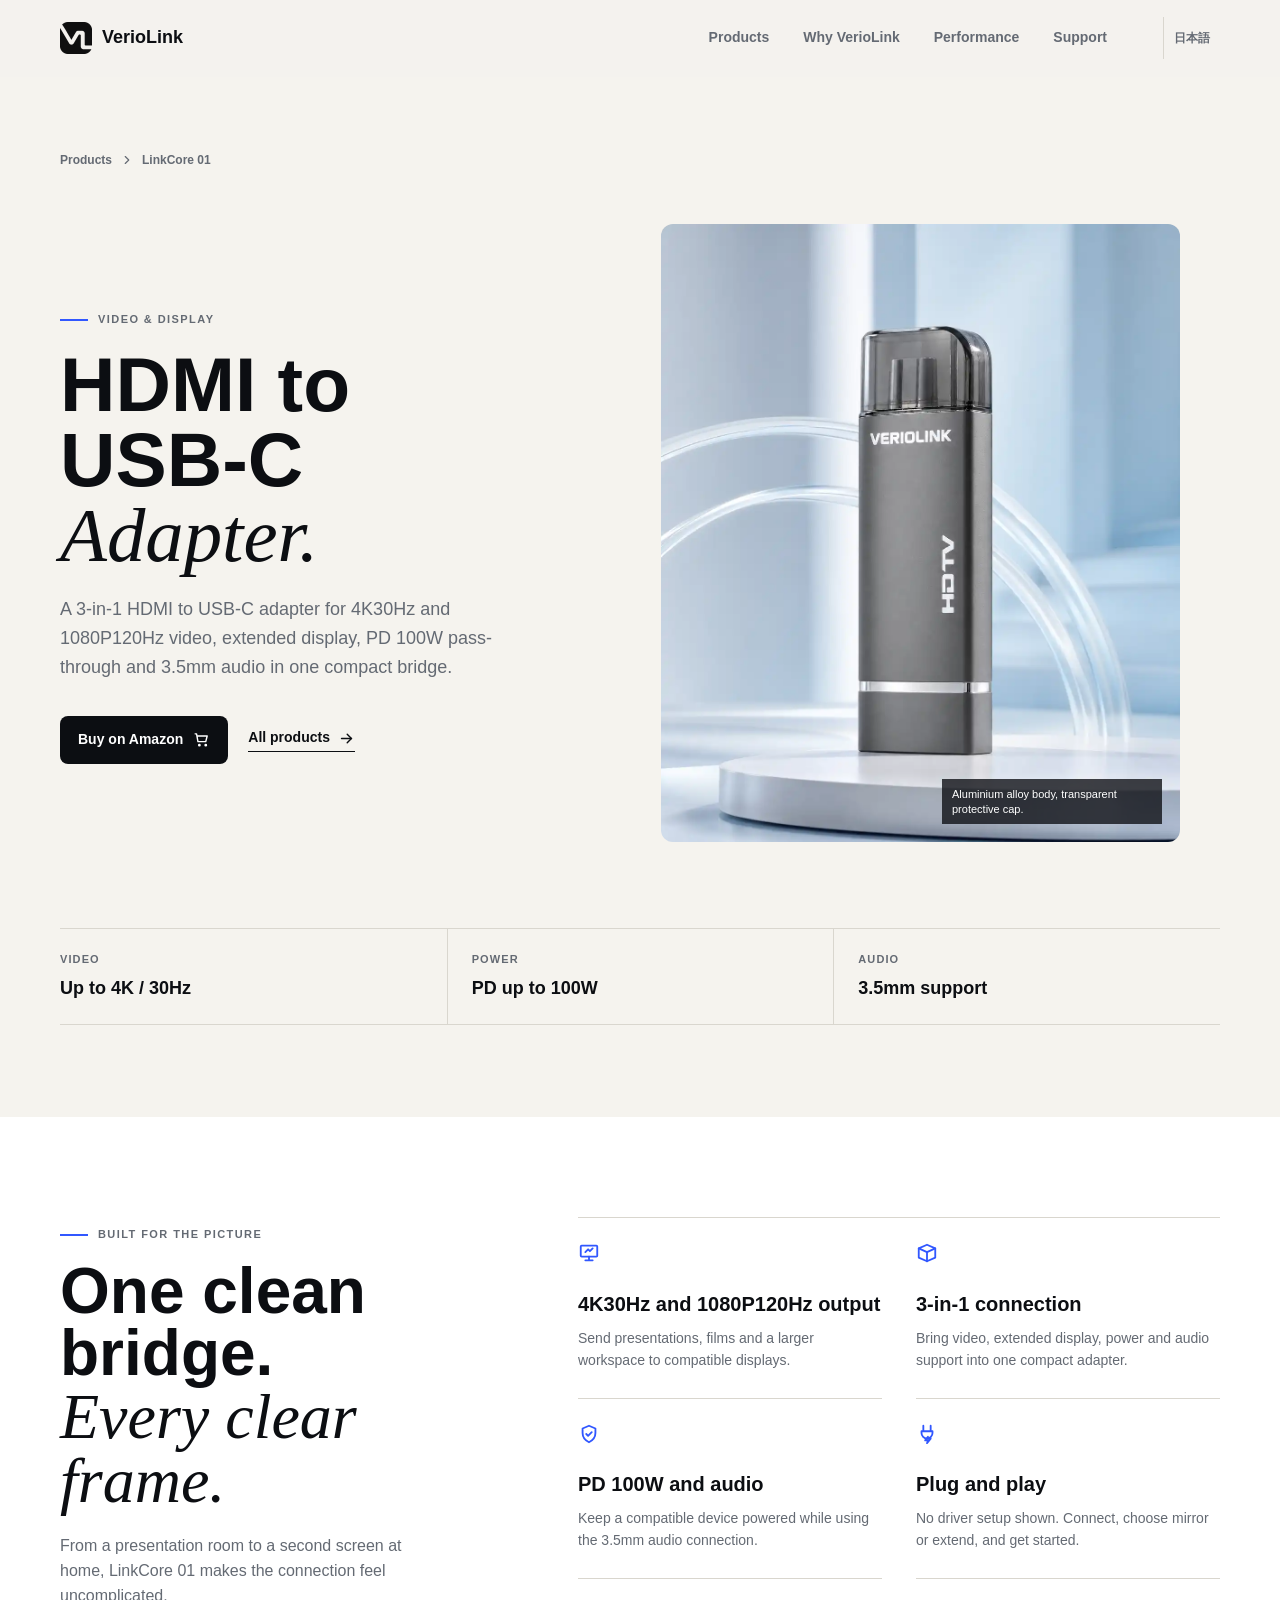
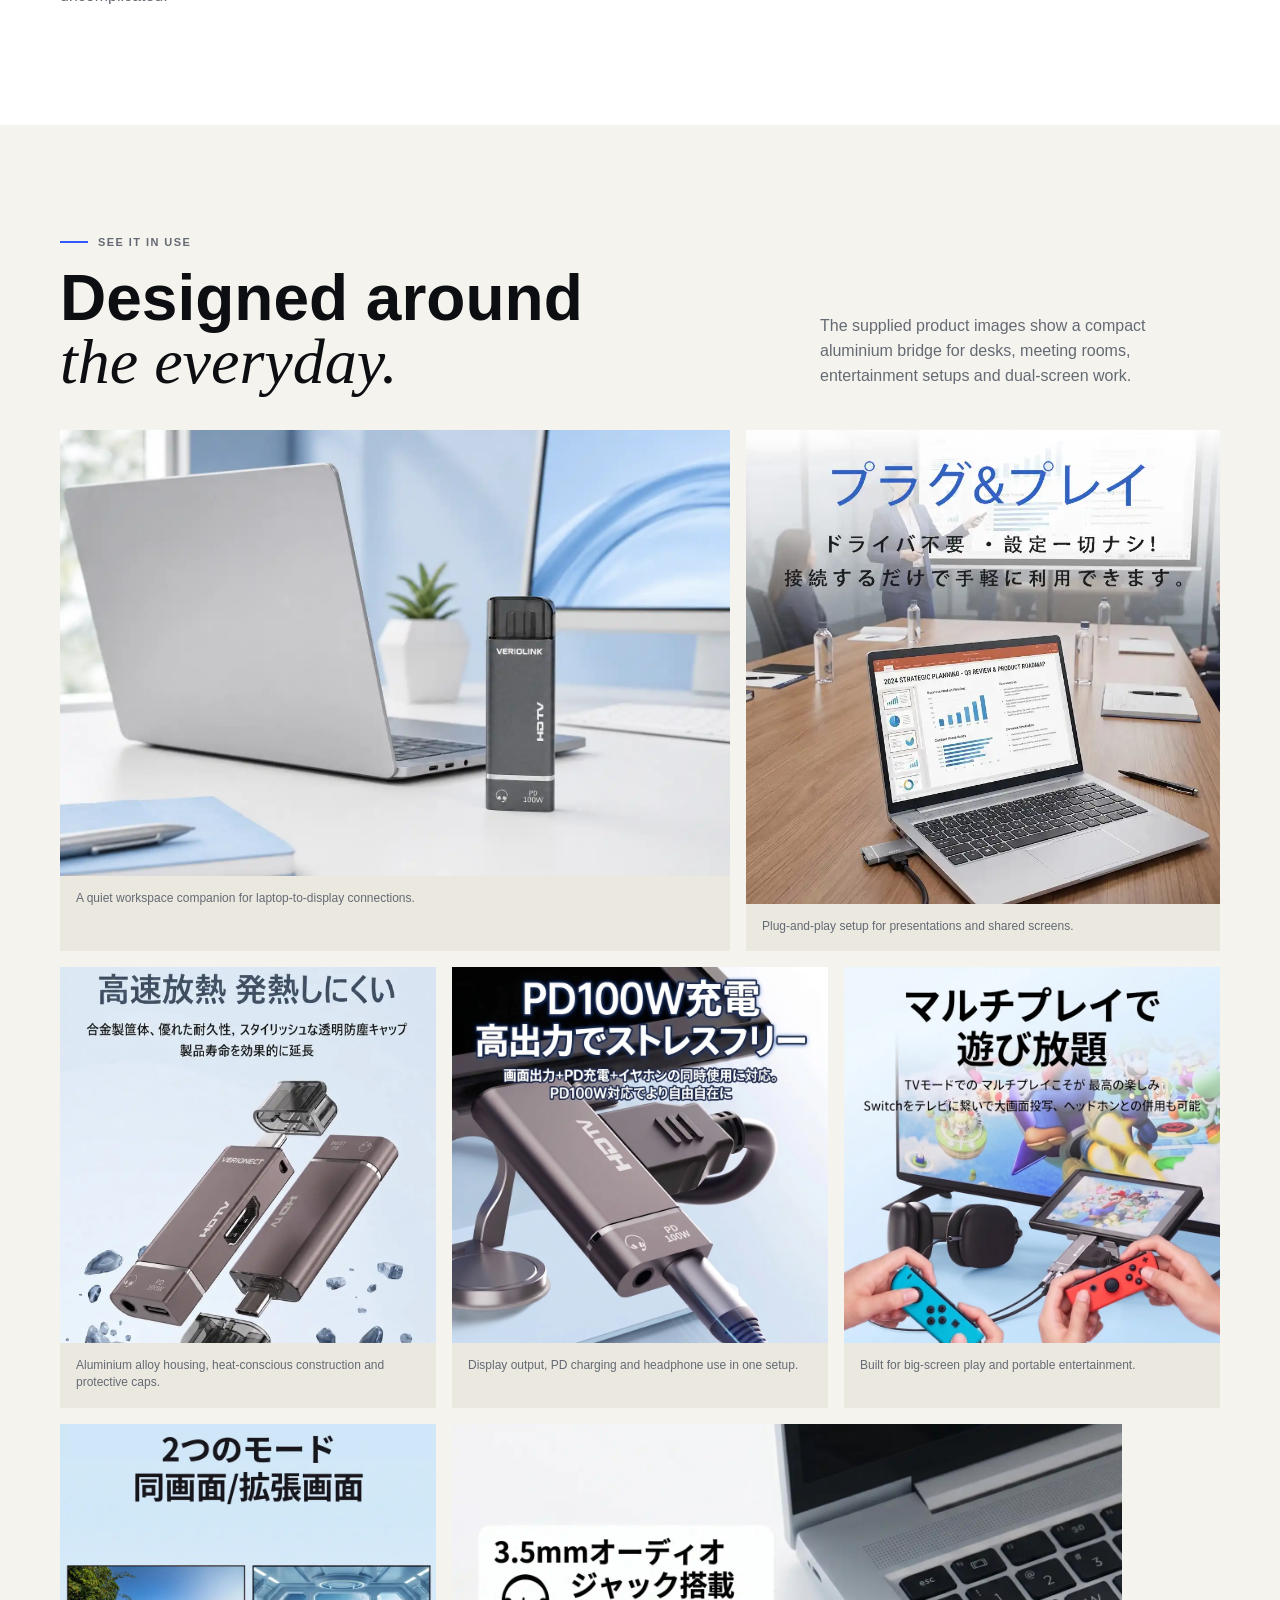
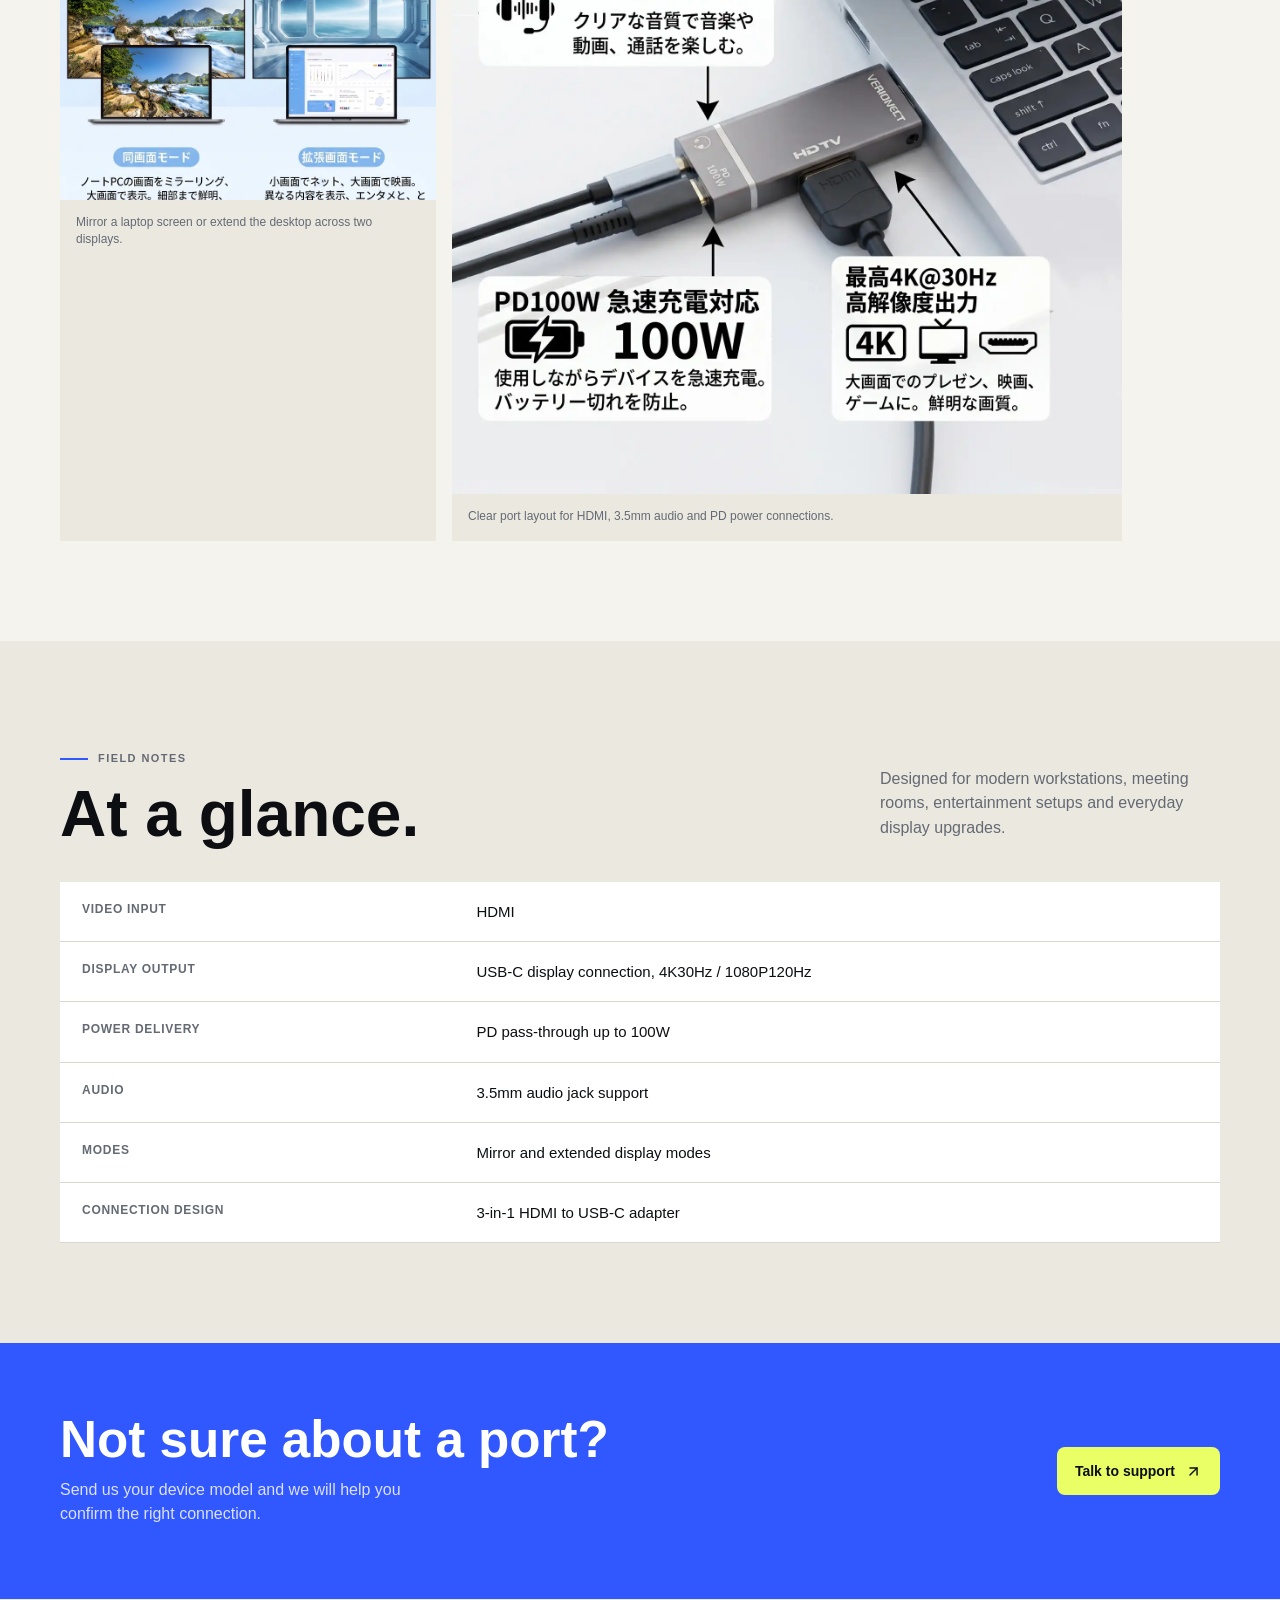
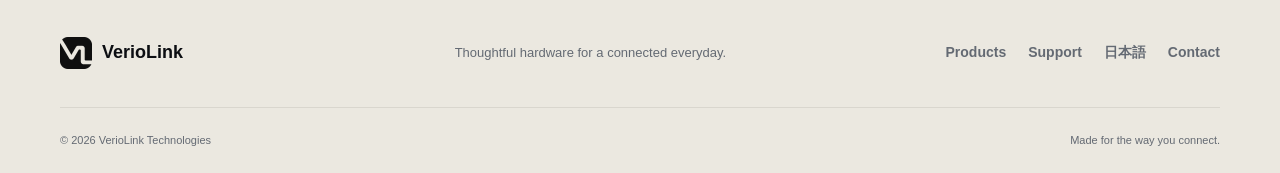
<file: products/hdmi-to-usbc-adapter.html>
<!doctype html>
<html lang="en">
  <head>
    <meta charset="UTF-8" />
    <meta name="viewport" content="width=device-width, initial-scale=1" />
    <meta name="description" content="LinkCore 01 is a 3-in-1 HDMI to USB-C adapter for 4K30Hz and 1080P120Hz display output, extended display, PD 100W charging and 3.5mm audio." />
    <meta property="og:type" content="product" />
    <meta property="og:site_name" content="VerioLink" />
    <meta property="og:title" content="LinkCore 01 | HDMI to USB-C 3-in-1 Adapter | VerioLink" />
    <meta property="og:description" content="4K30Hz, 1080P120Hz, extended display, PD 100W and 3.5mm audio in one compact adapter." />
    <meta property="og:url" content="https://veriolink.com/products/hdmi-to-usbc-adapter" />
    <title>HDMI to USB-C 3-in-1 Adapter | LinkCore 01 | VerioLink</title>
    <link rel="canonical" href="https://veriolink.com/products/hdmi-to-usbc-adapter" />
    <link rel="alternate" hreflang="en" href="https://veriolink.com/products/hdmi-to-usbc-adapter" />
    <link rel="alternate" hreflang="ja" href="https://veriolink.com/jp/products/hdmi-to-usbc-adapter" />
    <link rel="stylesheet" href="../styles.css" />
    <script type="application/ld+json">
      {"@context":"https://schema.org","@type":"Product","@id":"https://veriolink.com/products/hdmi-to-usbc-adapter#product","name":"HDMI to USB-C 3-in-1 Adapter","alternateName":"LinkCore 01","brand":{"@type":"Brand","name":"VerioLink"},"description":"HDMI to USB-C 3-in-1 adapter with 4K30Hz and 1080P120Hz display output, extended display support, PD 100W charging and 3.5mm audio.","category":"HDMI to USB-C adapter","url":"https://veriolink.com/products/hdmi-to-usbc-adapter","image":"https://veriolink.com/assets/products/linkcore-01/cover/ChatGPT%20Image%202026%E5%B9%B47%E6%9C%8821%E6%97%A5%2011_28_46.webp","additionalProperty":[{"@type":"PropertyValue","name":"Display output","value":"4K 30Hz / 1080P 120Hz"},{"@type":"PropertyValue","name":"Power delivery","value":"PD 100W"},{"@type":"PropertyValue","name":"Audio","value":"3.5mm audio jack"}]}
    </script>
  </head>
  <body class="product-page">
    <a class="skip-link" href="#main-content">Skip to content</a>
    <header class="site-header" data-header>
      <div class="container nav-wrap">
        <a class="brand" href="../index.html" aria-label="VerioLink home"><span class="brand-mark" aria-hidden="true"><span>V</span><span>L</span></span><span class="brand-name">VerioLink</span></a>
        <nav class="main-nav" id="main-nav" aria-label="Primary navigation"><a href="../index.html#products">Products</a><a href="../index.html#why-veriolink">Why VerioLink</a><a href="../index.html#specs">Performance</a><a href="../index.html#support">Support</a></nav>
        <div class="nav-actions"><a class="language-switch" href="../jp/products/hdmi-to-usbc-adapter.html" lang="ja" hreflang="ja">日本語</a><button class="icon-button menu-toggle" type="button" aria-label="Open menu" aria-controls="main-nav" aria-expanded="false" title="Open menu"><i data-lucide="menu" aria-hidden="true"></i></button></div>
      </div>
    </header>
    <main id="main-content">
      <section class="product-detail-hero">
        <div class="container">
          <p class="product-breadcrumb"><a href="../index.html#products">Products</a><i data-lucide="chevron-right" aria-hidden="true"></i><span>LinkCore 01</span></p>
          <div class="product-detail-grid">
            <div class="product-detail-copy reveal"><p class="eyebrow"><span class="eyebrow-line"></span> Video &amp; display</p><h1>HDMI to USB-C<br /><em>Adapter.</em></h1><p class="product-detail-intro">A compact bridge from HDMI source to USB-C display. LinkCore 01 keeps your image steady, your desk clear and your setup ready for 4K.</p><div class="product-detail-actions"><a class="button button-primary" href="https://www.amazon.co.jp/dp/B0H2WBX8SP?th=1" target="_blank" rel="noopener noreferrer">Buy on Amazon <i data-lucide="shopping-cart" aria-hidden="true"></i></a><a class="text-link" href="../index.html#products">All products <i data-lucide="arrow-right" aria-hidden="true"></i></a></div></div>
            <figure class="detail-image reveal reveal-delay"><img src="../assets/products/linkcore-01/cover/05_architectural_platform_white_c6daf2.webp" alt="LinkCore 01 HDMI to USB-C adapter with aluminium body and transparent cap" /><figcaption>Aluminium alloy body, transparent protective cap.</figcaption></figure>
          </div>
          <div class="product-spec-strip reveal"><div class="product-spec"><span>Video</span><strong>Up to 4K / 30Hz</strong></div><div class="product-spec"><span>Power</span><strong>PD up to 100W</strong></div><div class="product-spec"><span>Audio</span><strong>3.5mm support</strong></div></div>
        </div>
      </section>
      <section class="product-info-section"><div class="container product-info-grid"><div class="product-info-copy reveal"><p class="eyebrow"><span class="eyebrow-line"></span> Built for the picture</p><h2>One clean bridge.<br /><em>Every clear frame.</em></h2><p>From a presentation room to a second screen at home, LinkCore 01 makes the connection feel uncomplicated.</p></div><div class="feature-list reveal reveal-delay"><article class="feature-item"><i data-lucide="monitor-up" aria-hidden="true"></i><h3>Sharp by default</h3><p>Supports up to 4K at 30Hz for detailed, fluid output on compatible displays.</p></article><article class="feature-item"><i data-lucide="box" aria-hidden="true"></i><h3>Small footprint</h3><p>The low-profile aluminium body stays tidy beside a laptop, dock or monitor.</p></article><article class="feature-item"><i data-lucide="shield-check" aria-hidden="true"></i><h3>Signal protected</h3><p>Shielded construction helps keep the picture stable through everyday movement.</p></article><article class="feature-item"><i data-lucide="plug-zap" aria-hidden="true"></i><h3>Ready to connect</h3><p>Plug in, select your display and get to work without a driver installation.</p></article></div></div></section>
      <section class="product-image-story"><div class="container"><div class="product-image-story-heading"><div><p class="eyebrow"><span class="eyebrow-line"></span> See it in use</p><h2>Designed around<br /><em>the everyday.</em></h2></div><p class="section-description">The supplied product images show a compact aluminium bridge for desks, meeting rooms, entertainment setups and dual-screen work.</p></div><div class="product-gallery"><figure class="gallery-item gallery-item--wide"><img src="../assets/products/linkcore-01/details/04_lifestyle_workspace_white_c6daf2.webp" alt="LinkCore 01 beside a laptop in a clean workspace" loading="lazy" /><figcaption>A quiet workspace companion for laptop-to-display connections.</figcaption></figure><figure class="gallery-item gallery-item--tall"><img src="../assets/products/linkcore-01/details/67f81004-e6bc-4bf8-8058-032efb505b57.webp" alt="LinkCore 01 used in a presentation room" loading="lazy" /><figcaption>Plug-and-play setup for presentations and shared screens.</figcaption></figure><figure class="gallery-item gallery-item--half"><img src="../assets/products/linkcore-01/details/ChatGPT Image 2026年6月8日 10_00_17.webp" alt="Close-up of the LinkCore 01 aluminium body and protective caps" loading="lazy" /><figcaption>Aluminium alloy housing, heat-conscious construction and protective caps.</figcaption></figure><figure class="gallery-item gallery-item--half"><img src="../assets/products/linkcore-01/details/Gemini_Generated_Image_gml55cgml55cgml5.webp" alt="LinkCore 01 showing PD 100W charging and audio support" loading="lazy" /><figcaption>Display output, PD charging and headphone use in one setup.</figcaption></figure><figure class="gallery-item gallery-item--half"><img src="../assets/products/linkcore-01/details/Gemini_Generated_Image_haotzwhaotzwhaot.webp" alt="LinkCore 01 used with a Nintendo Switch and television" loading="lazy" /><figcaption>Built for big-screen play and portable entertainment.</figcaption></figure><figure class="gallery-item gallery-item--half"><img src="../assets/products/linkcore-01/details/Gemini_Generated_Image_nxk8tvnxk8tvnxk8.webp" alt="LinkCore 01 showing mirrored and extended display modes" loading="lazy" /><figcaption>Mirror a laptop screen or extend the desktop across two displays.</figcaption></figure><figure class="gallery-item gallery-item--wide"><img src="../assets/products/linkcore-01/details/Gemini_Generated_Image_o6zsi2o6zsi2o6zs.webp" alt="LinkCore 01 connected to a laptop with HDMI, audio and power cables" loading="lazy" /><figcaption>Clear port layout for HDMI, 3.5mm audio and PD power connections.</figcaption></figure></div></div></section>
      <section class="product-specs-section"><div class="container"><div class="product-specs-heading"><div><p class="eyebrow"><span class="eyebrow-line"></span> Field notes</p><h2>At a glance.</h2></div><p class="section-description">Designed for modern workstations, meeting rooms, entertainment setups and everyday display upgrades.</p></div><table class="spec-table"><tbody><tr><th scope="row">Video input</th><td>HDMI</td></tr><tr><th scope="row">Display output</th><td>USB-C display connection, up to 4K / 30Hz</td></tr><tr><th scope="row">Power delivery</th><td>PD pass-through up to 100W</td></tr><tr><th scope="row">Audio</th><td>3.5mm audio jack support</td></tr><tr><th scope="row">Modes</th><td>Mirror and extended display modes</td></tr><tr><th scope="row">Setup</th><td>Plug and play, no driver installation shown</td></tr></tbody></table></div></section>
      <section class="product-support"><div class="container product-support-inner"><div><h2>Not sure about a port?</h2><p>Send us your device model and we will help you confirm the right connection.</p></div><a class="button button-light" href="mailto:veriolink655@gmail.com?subject=LinkCore%2001%20support">Talk to support <i data-lucide="arrow-up-right" aria-hidden="true"></i></a></div></section>
    </main>
    <footer class="site-footer product-footer"><div class="container footer-top"><a class="brand footer-brand" href="../index.html" aria-label="VerioLink home"><span class="brand-mark" aria-hidden="true"><span>V</span><span>L</span></span><span class="brand-name">VerioLink</span></a><p>Thoughtful hardware for a connected everyday.</p><div class="footer-links"><a href="../index.html#products">Products</a><a href="../index.html#support">Support</a><a href="../jp/products/hdmi-to-usbc-adapter.html" lang="ja">日本語</a><a href="mailto:veriolink655@gmail.com">Contact</a></div></div><div class="container footer-bottom"><span>© <span data-year></span> VerioLink Technologies</span><span>Made for the way you connect.</span></div></footer>
    <script src="../icons.js" defer></script><script src="../app.js" defer></script>
  </body>
</html>
</file>
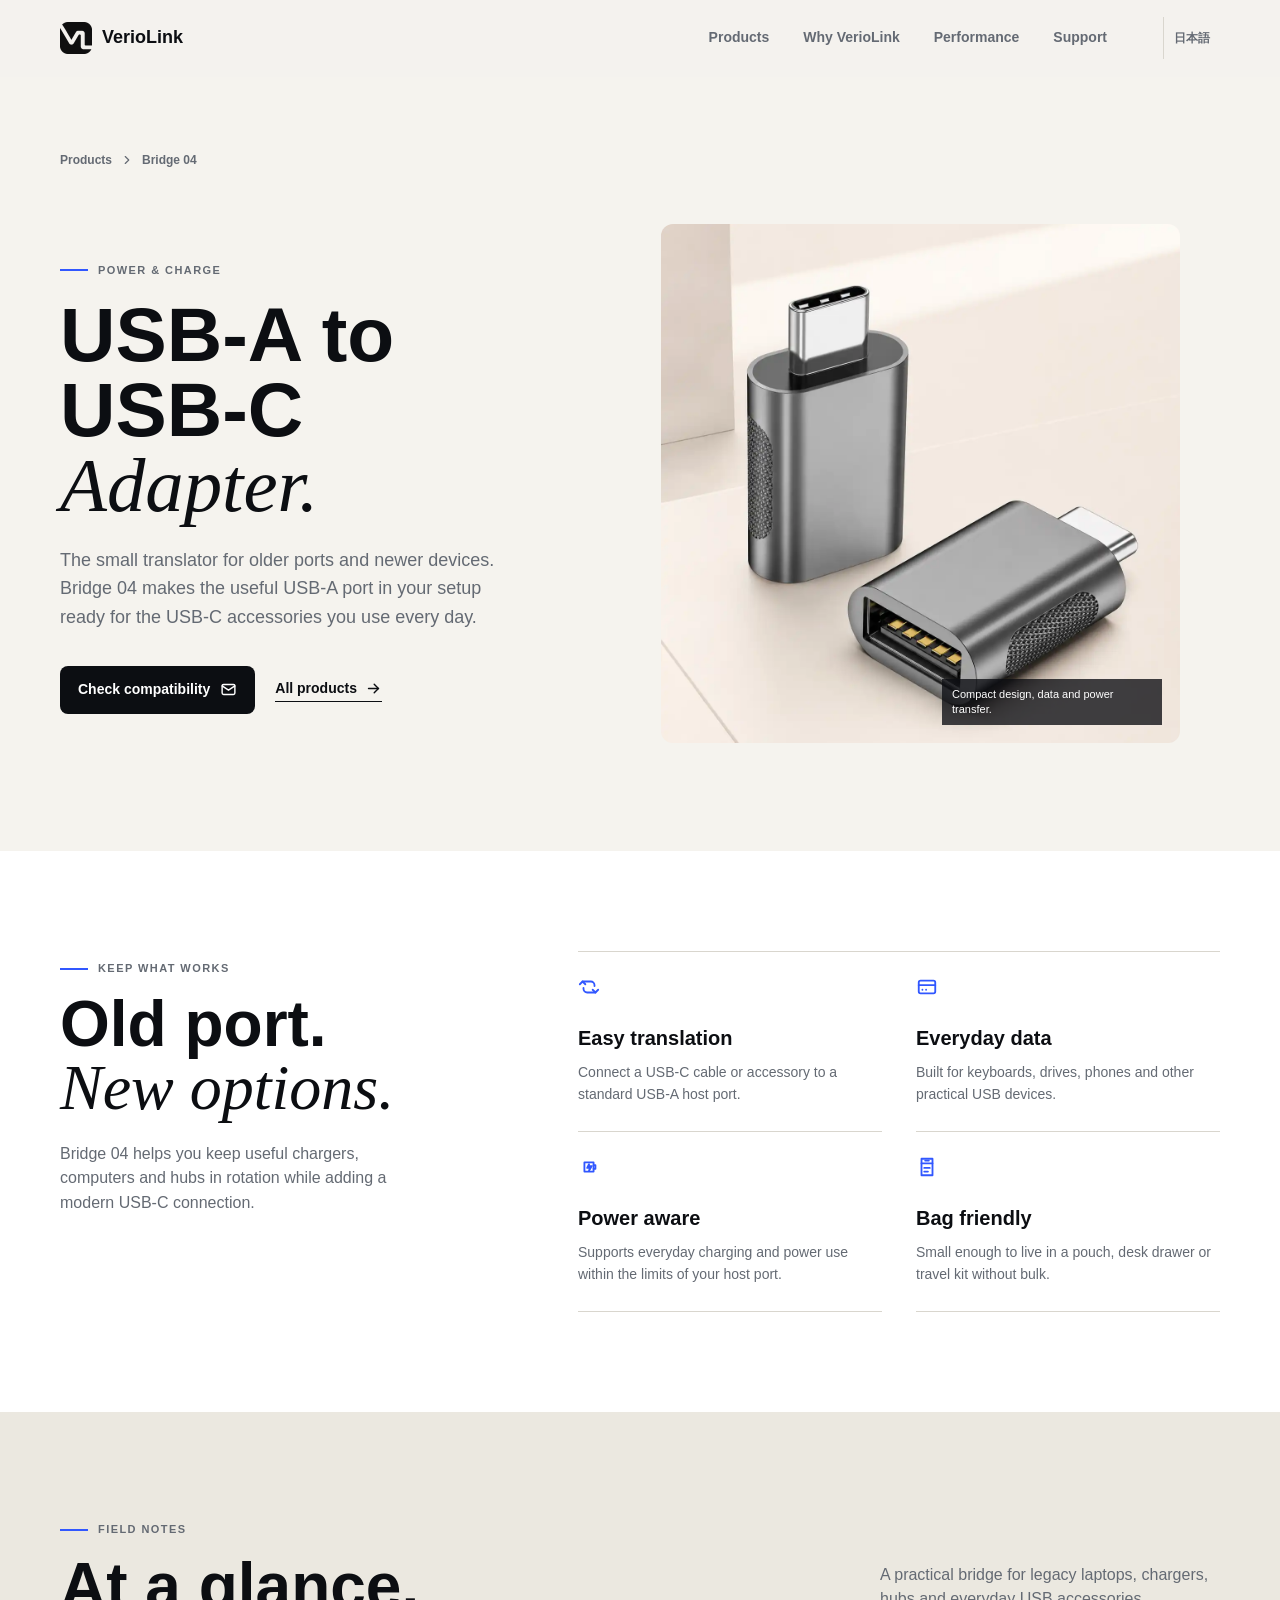
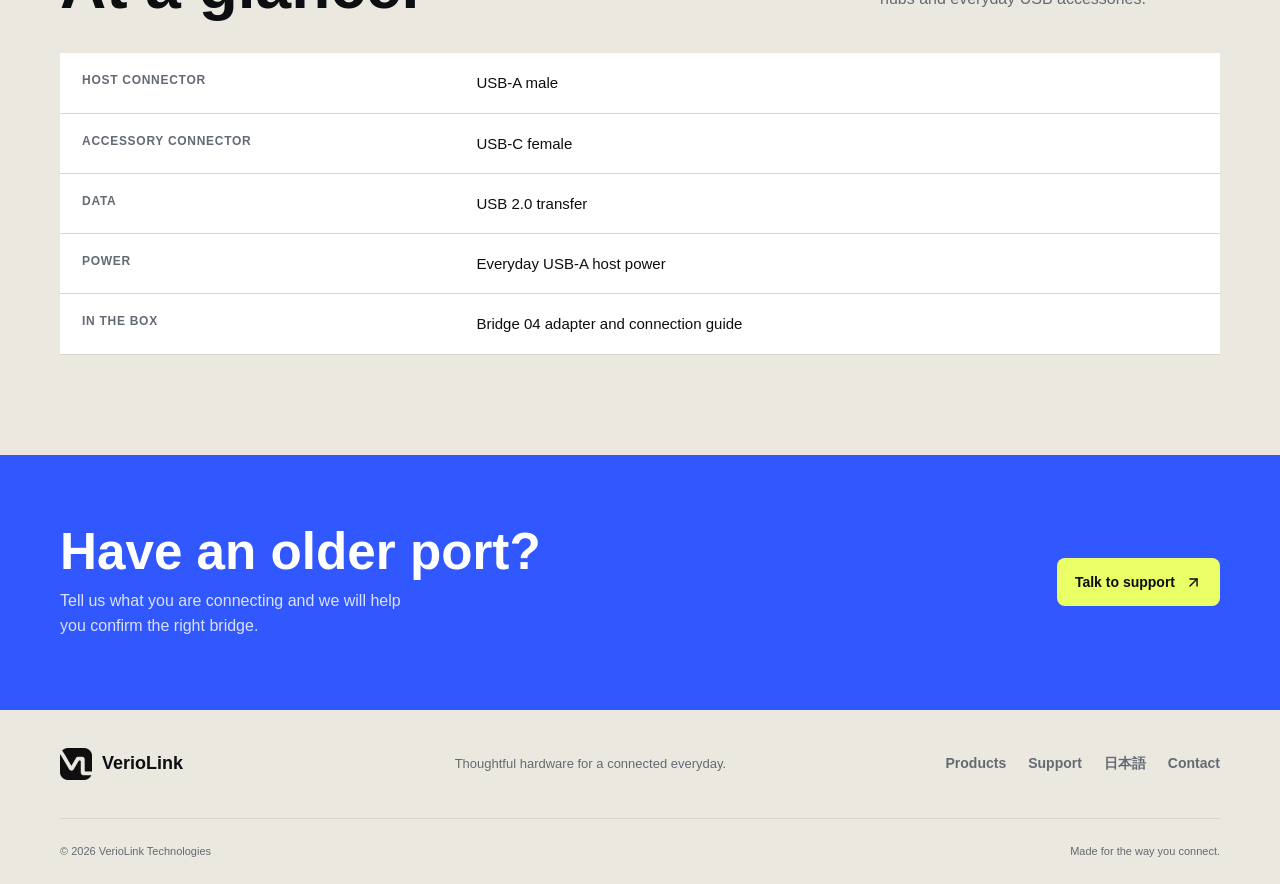
<file: products/usb-a-to-usb-c-adapter.html>
<!doctype html>
<html lang="en">
  <head>
    <meta charset="UTF-8" />
    <meta name="viewport" content="width=device-width, initial-scale=1" />
    <meta name="description" content="Learn about VerioLink Bridge 04 USB-A to USB-C Adapter, built for reliable everyday device connections." />
    <title>Bridge 04 | VerioLink</title>
    <link rel="canonical" href="https://veriolink.com/products/usb-a-to-usb-c-adapter" />
    <link rel="alternate" hreflang="en" href="https://veriolink.com/products/usb-a-to-usb-c-adapter" />
    <link rel="alternate" hreflang="ja" href="https://veriolink.com/jp/products/usb-a-to-usb-c-adapter" />
    <link rel="stylesheet" href="../styles.css" />
  </head>
  <body class="product-page"><a class="skip-link" href="#main-content">Skip to content</a><header class="site-header" data-header><div class="container nav-wrap"><a class="brand" href="../index.html" aria-label="VerioLink home"><span class="brand-mark" aria-hidden="true"><span>V</span><span>L</span></span><span class="brand-name">VerioLink</span></a><nav class="main-nav" id="main-nav" aria-label="Primary navigation"><a href="../index.html#products">Products</a><a href="../index.html#why-veriolink">Why VerioLink</a><a href="../index.html#specs">Performance</a><a href="../index.html#support">Support</a></nav><div class="nav-actions"><a class="language-switch" href="../jp/products/usb-a-to-usb-c-adapter.html" lang="ja">日本語</a><button class="icon-button menu-toggle" type="button" aria-label="Open menu" aria-controls="main-nav" aria-expanded="false" title="Open menu"><i data-lucide="menu" aria-hidden="true"></i></button></div></div></header><main id="main-content"><section class="product-detail-hero"><div class="container"><p class="product-breadcrumb"><a href="../index.html#products">Products</a><i data-lucide="chevron-right" aria-hidden="true"></i><span>Bridge 04</span></p><div class="product-detail-grid"><div class="product-detail-copy reveal"><p class="eyebrow"><span class="eyebrow-line"></span> Power &amp; charge</p><h1>USB-A to USB-C<br /><em>Adapter.</em></h1><p class="product-detail-intro">The small translator for older ports and newer devices. Bridge 04 makes the useful USB-A port in your setup ready for the USB-C accessories you use every day.</p><div class="product-detail-actions"><a class="button button-primary" href="mailto:veriolink655@gmail.com?subject=Bridge%2004%20compatibility">Check compatibility <i data-lucide="mail" aria-hidden="true"></i></a><a class="text-link" href="../index.html#products">All products <i data-lucide="arrow-right" aria-hidden="true"></i></a></div></div><figure class="detail-image reveal reveal-delay"><img src="../assets/products/bridge-04/cover/ChatGPT Image 2026年7月21日 19_26_04.webp" alt="Bridge 04 USB-A to USB-C Adapter" /><figcaption>Compact design, data and power transfer.</figcaption></figure></div></div></section><section class="product-info-section"><div class="container product-info-grid"><div class="product-info-copy reveal"><p class="eyebrow"><span class="eyebrow-line"></span> Keep what works</p><h2>Old port.<br /><em>New options.</em></h2><p>Bridge 04 helps you keep useful chargers, computers and hubs in rotation while adding a modern USB-C connection.</p></div><div class="feature-list reveal reveal-delay"><article class="feature-item"><i data-lucide="repeat-2" aria-hidden="true"></i><h3>Easy translation</h3><p>Connect a USB-C cable or accessory to a standard USB-A host port.</p></article><article class="feature-item"><i data-lucide="hard-drive" aria-hidden="true"></i><h3>Everyday data</h3><p>Built for keyboards, drives, phones and other practical USB devices.</p></article><article class="feature-item"><i data-lucide="battery-charging" aria-hidden="true"></i><h3>Power aware</h3><p>Supports everyday charging and power use within the limits of your host port.</p></article><article class="feature-item"><i data-lucide="pocket-knife" aria-hidden="true"></i><h3>Bag friendly</h3><p>Small enough to live in a pouch, desk drawer or travel kit without bulk.</p></article></div></div></section><section class="product-specs-section"><div class="container"><div class="product-specs-heading"><div><p class="eyebrow"><span class="eyebrow-line"></span> Field notes</p><h2>At a glance.</h2></div><p class="section-description">A practical bridge for legacy laptops, chargers, hubs and everyday USB accessories.</p></div><table class="spec-table"><tbody><tr><th scope="row">Host connector</th><td>USB-A male</td></tr><tr><th scope="row">Accessory connector</th><td>USB-C female</td></tr><tr><th scope="row">Data</th><td>USB 2.0 transfer</td></tr><tr><th scope="row">Power</th><td>Everyday USB-A host power</td></tr><tr><th scope="row">In the box</th><td>Bridge 04 adapter and connection guide</td></tr></tbody></table></div></section><section class="product-support"><div class="container product-support-inner"><div><h2>Have an older port?</h2><p>Tell us what you are connecting and we will help you confirm the right bridge.</p></div><a class="button button-light" href="mailto:veriolink655@gmail.com?subject=Bridge%2004%20support">Talk to support <i data-lucide="arrow-up-right" aria-hidden="true"></i></a></div></section></main><footer class="site-footer product-footer"><div class="container footer-top"><a class="brand footer-brand" href="../index.html" aria-label="VerioLink home"><span class="brand-mark" aria-hidden="true"><span>V</span><span>L</span></span><span class="brand-name">VerioLink</span></a><p>Thoughtful hardware for a connected everyday.</p><div class="footer-links"><a href="../index.html#products">Products</a><a href="../index.html#support">Support</a><a href="../jp/products/usb-a-to-usb-c-adapter.html" lang="ja">日本語</a><a href="mailto:veriolink655@gmail.com">Contact</a></div></div><div class="container footer-bottom"><span>© <span data-year></span> VerioLink Technologies</span><span>Made for the way you connect.</span></div></footer><script src="../icons.js" defer></script><script src="../app.js" defer></script></body>
</html>
</file>
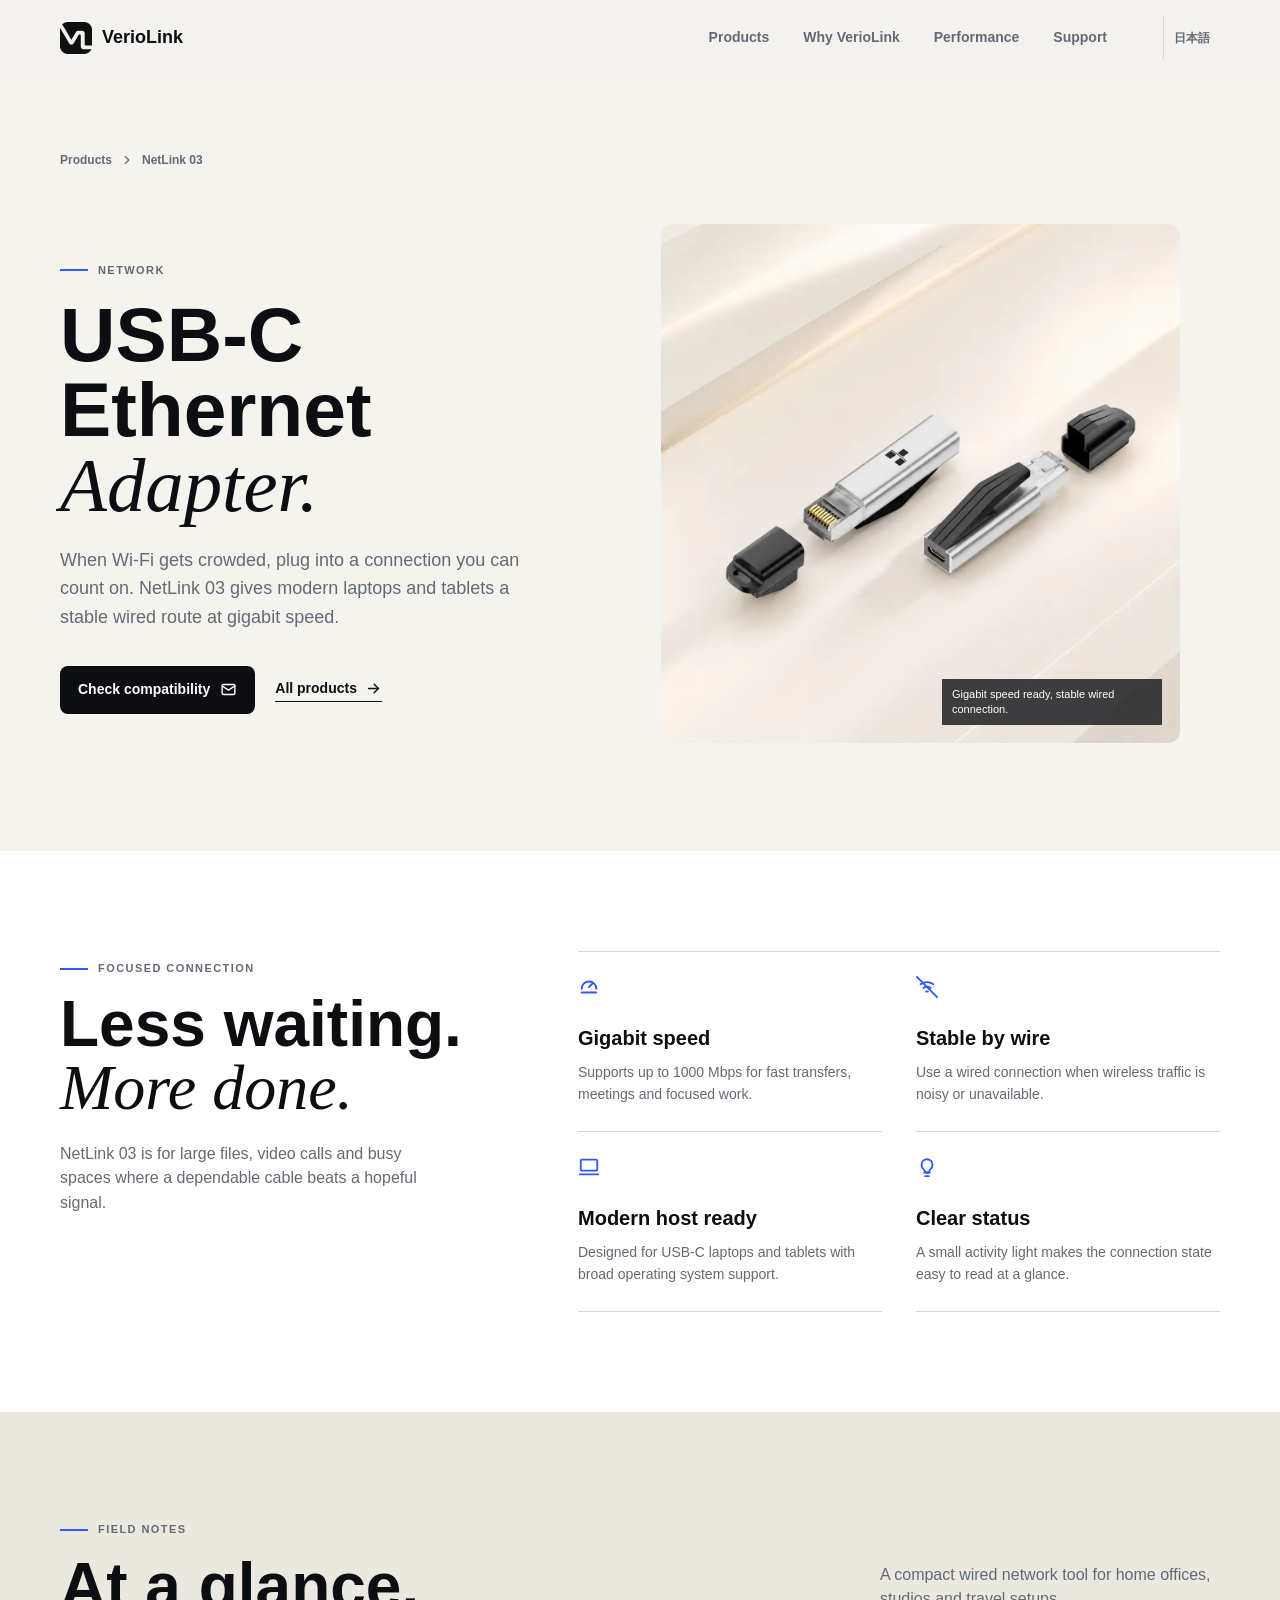
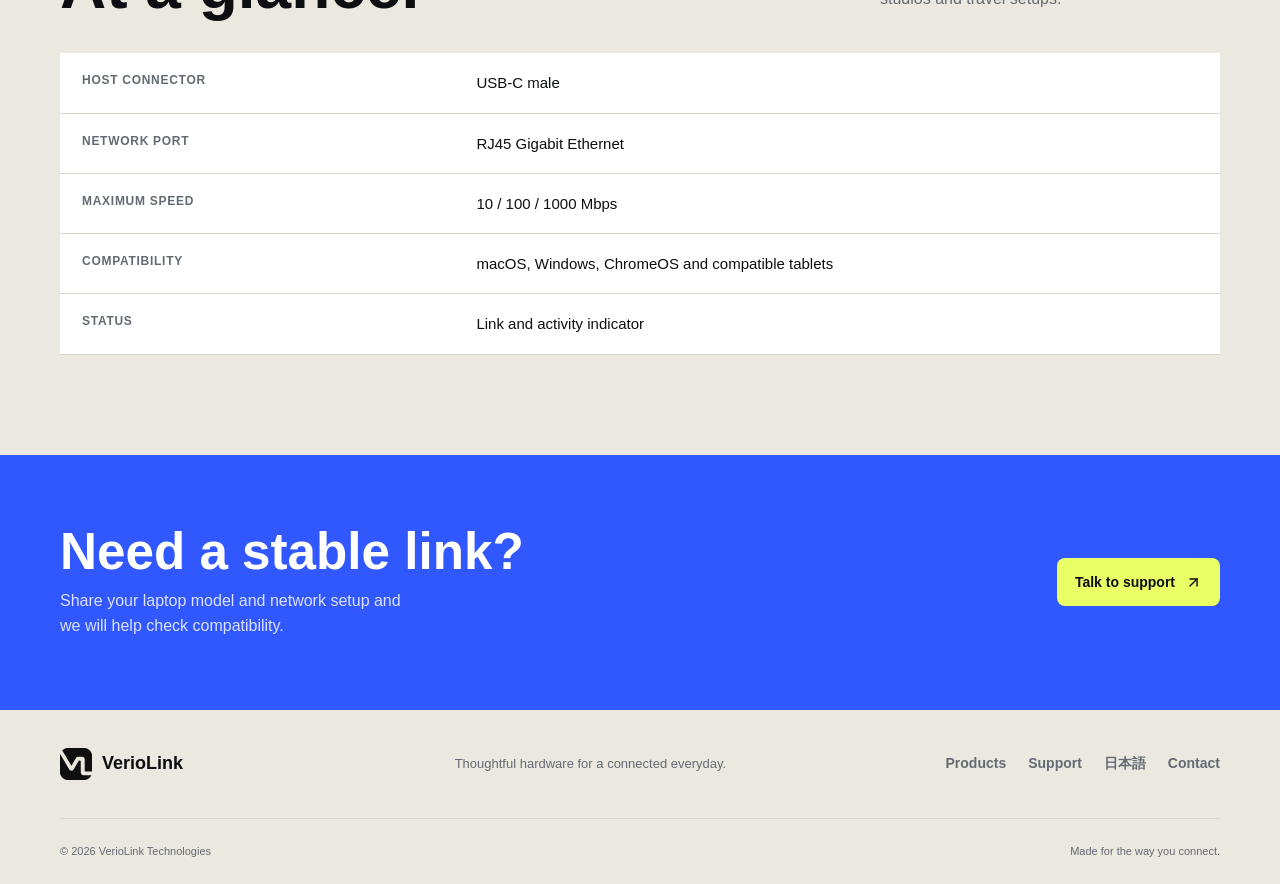
<file: products/usb-c-ethernet-adapter.html>
<!doctype html>
<html lang="en">
  <head>
    <meta charset="UTF-8" />
    <meta name="viewport" content="width=device-width, initial-scale=1" />
    <meta name="description" content="Learn about VerioLink NetLink 03 USB-C Ethernet Adapter, built for reliable gigabit network connections." />
    <title>NetLink 03 | VerioLink</title>
    <link rel="canonical" href="https://veriolink.com/products/usb-c-ethernet-adapter" />
    <link rel="alternate" hreflang="en" href="https://veriolink.com/products/usb-c-ethernet-adapter" />
    <link rel="alternate" hreflang="ja" href="https://veriolink.com/jp/products/usb-c-ethernet-adapter" />
    <link rel="stylesheet" href="../styles.css" />
  </head>
  <body class="product-page"><a class="skip-link" href="#main-content">Skip to content</a><header class="site-header" data-header><div class="container nav-wrap"><a class="brand" href="../index.html" aria-label="VerioLink home"><span class="brand-mark" aria-hidden="true"><span>V</span><span>L</span></span><span class="brand-name">VerioLink</span></a><nav class="main-nav" id="main-nav" aria-label="Primary navigation"><a href="../index.html#products">Products</a><a href="../index.html#why-veriolink">Why VerioLink</a><a href="../index.html#specs">Performance</a><a href="../index.html#support">Support</a></nav><div class="nav-actions"><a class="language-switch" href="../jp/products/usb-c-ethernet-adapter.html" lang="ja">日本語</a><button class="icon-button menu-toggle" type="button" aria-label="Open menu" aria-controls="main-nav" aria-expanded="false" title="Open menu"><i data-lucide="menu" aria-hidden="true"></i></button></div></div></header><main id="main-content"><section class="product-detail-hero"><div class="container"><p class="product-breadcrumb"><a href="../index.html#products">Products</a><i data-lucide="chevron-right" aria-hidden="true"></i><span>NetLink 03</span></p><div class="product-detail-grid"><div class="product-detail-copy reveal"><p class="eyebrow"><span class="eyebrow-line"></span> Network</p><h1>USB-C Ethernet<br /><em>Adapter.</em></h1><p class="product-detail-intro">When Wi-Fi gets crowded, plug into a connection you can count on. NetLink 03 gives modern laptops and tablets a stable wired route at gigabit speed.</p><div class="product-detail-actions"><a class="button button-primary" href="mailto:veriolink655@gmail.com?subject=NetLink%2003%20compatibility">Check compatibility <i data-lucide="mail" aria-hidden="true"></i></a><a class="text-link" href="../index.html#products">All products <i data-lucide="arrow-right" aria-hidden="true"></i></a></div></div><figure class="detail-image reveal reveal-delay"><img src="../assets/products/netlink-03/cover/ChatGPT Image 2026年7月21日 19_26_07.webp" alt="NetLink 03 USB-C Ethernet Adapter" /><figcaption>Gigabit speed ready, stable wired connection.</figcaption></figure></div></div></section><section class="product-info-section"><div class="container product-info-grid"><div class="product-info-copy reveal"><p class="eyebrow"><span class="eyebrow-line"></span> Focused connection</p><h2>Less waiting.<br /><em>More done.</em></h2><p>NetLink 03 is for large files, video calls and busy spaces where a dependable cable beats a hopeful signal.</p></div><div class="feature-list reveal reveal-delay"><article class="feature-item"><i data-lucide="gauge" aria-hidden="true"></i><h3>Gigabit speed</h3><p>Supports up to 1000 Mbps for fast transfers, meetings and focused work.</p></article><article class="feature-item"><i data-lucide="wifi-off" aria-hidden="true"></i><h3>Stable by wire</h3><p>Use a wired connection when wireless traffic is noisy or unavailable.</p></article><article class="feature-item"><i data-lucide="laptop" aria-hidden="true"></i><h3>Modern host ready</h3><p>Designed for USB-C laptops and tablets with broad operating system support.</p></article><article class="feature-item"><i data-lucide="lightbulb" aria-hidden="true"></i><h3>Clear status</h3><p>A small activity light makes the connection state easy to read at a glance.</p></article></div></div></section><section class="product-specs-section"><div class="container"><div class="product-specs-heading"><div><p class="eyebrow"><span class="eyebrow-line"></span> Field notes</p><h2>At a glance.</h2></div><p class="section-description">A compact wired network tool for home offices, studios and travel setups.</p></div><table class="spec-table"><tbody><tr><th scope="row">Host connector</th><td>USB-C male</td></tr><tr><th scope="row">Network port</th><td>RJ45 Gigabit Ethernet</td></tr><tr><th scope="row">Maximum speed</th><td>10 / 100 / 1000 Mbps</td></tr><tr><th scope="row">Compatibility</th><td>macOS, Windows, ChromeOS and compatible tablets</td></tr><tr><th scope="row">Status</th><td>Link and activity indicator</td></tr></tbody></table></div></section><section class="product-support"><div class="container product-support-inner"><div><h2>Need a stable link?</h2><p>Share your laptop model and network setup and we will help check compatibility.</p></div><a class="button button-light" href="mailto:veriolink655@gmail.com?subject=NetLink%2003%20support">Talk to support <i data-lucide="arrow-up-right" aria-hidden="true"></i></a></div></section></main><footer class="site-footer product-footer"><div class="container footer-top"><a class="brand footer-brand" href="../index.html" aria-label="VerioLink home"><span class="brand-mark" aria-hidden="true"><span>V</span><span>L</span></span><span class="brand-name">VerioLink</span></a><p>Thoughtful hardware for a connected everyday.</p><div class="footer-links"><a href="../index.html#products">Products</a><a href="../index.html#support">Support</a><a href="../jp/products/usb-c-ethernet-adapter.html" lang="ja">日本語</a><a href="mailto:veriolink655@gmail.com">Contact</a></div></div><div class="container footer-bottom"><span>© <span data-year></span> VerioLink Technologies</span><span>Made for the way you connect.</span></div></footer><script src="../icons.js" defer></script><script src="../app.js" defer></script></body>
</html>
</file>
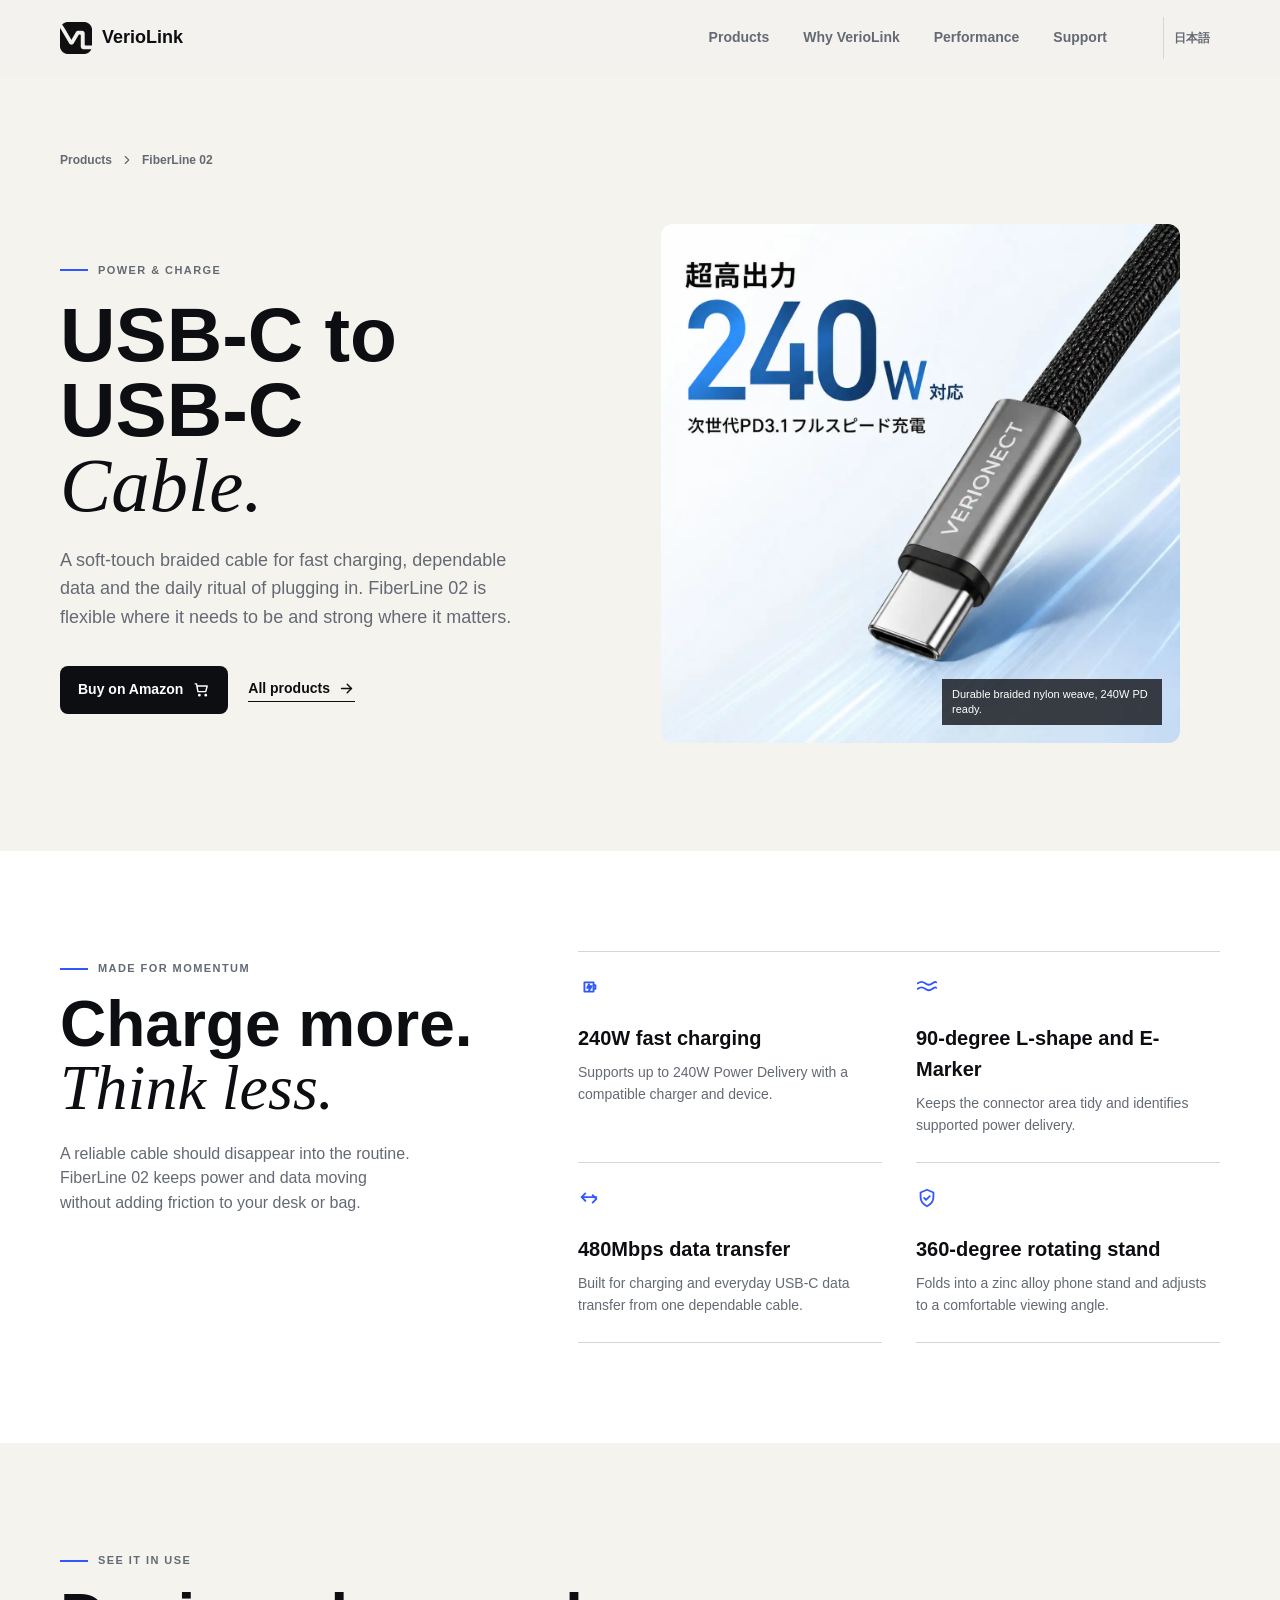
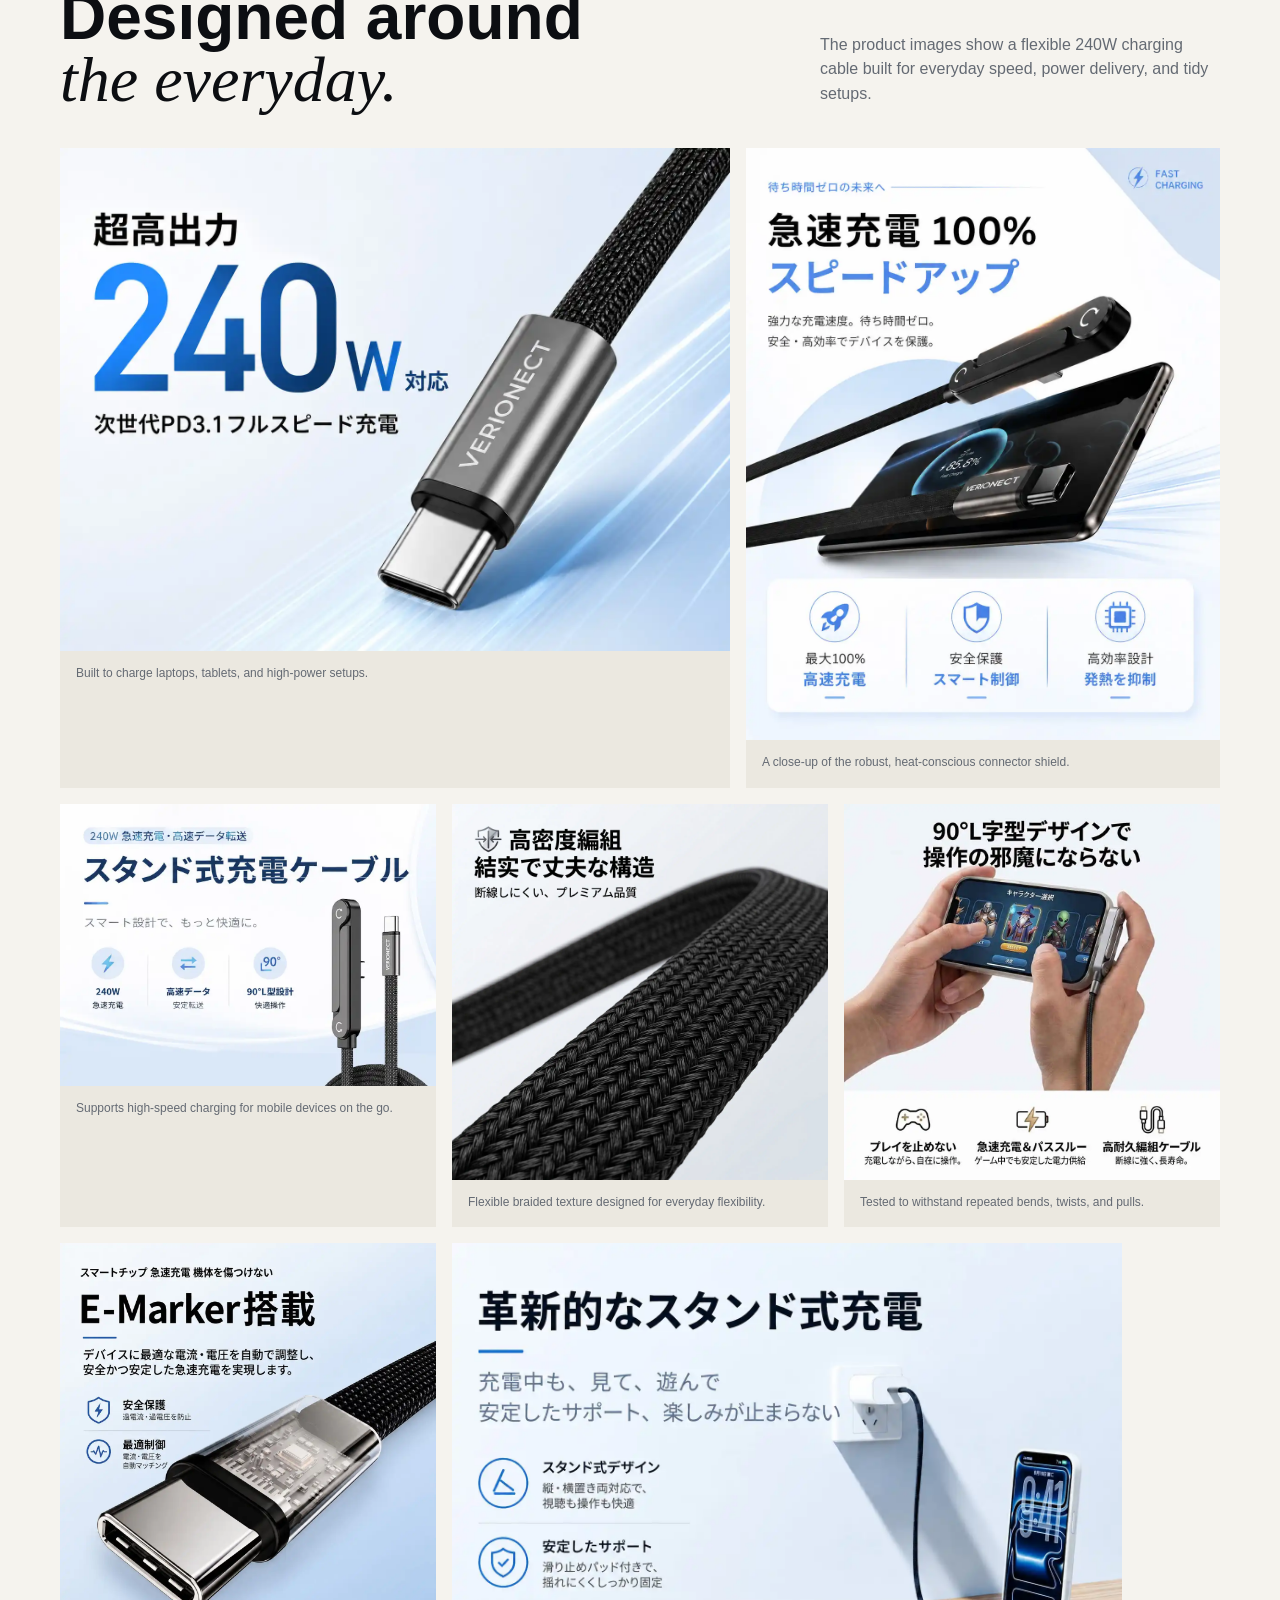
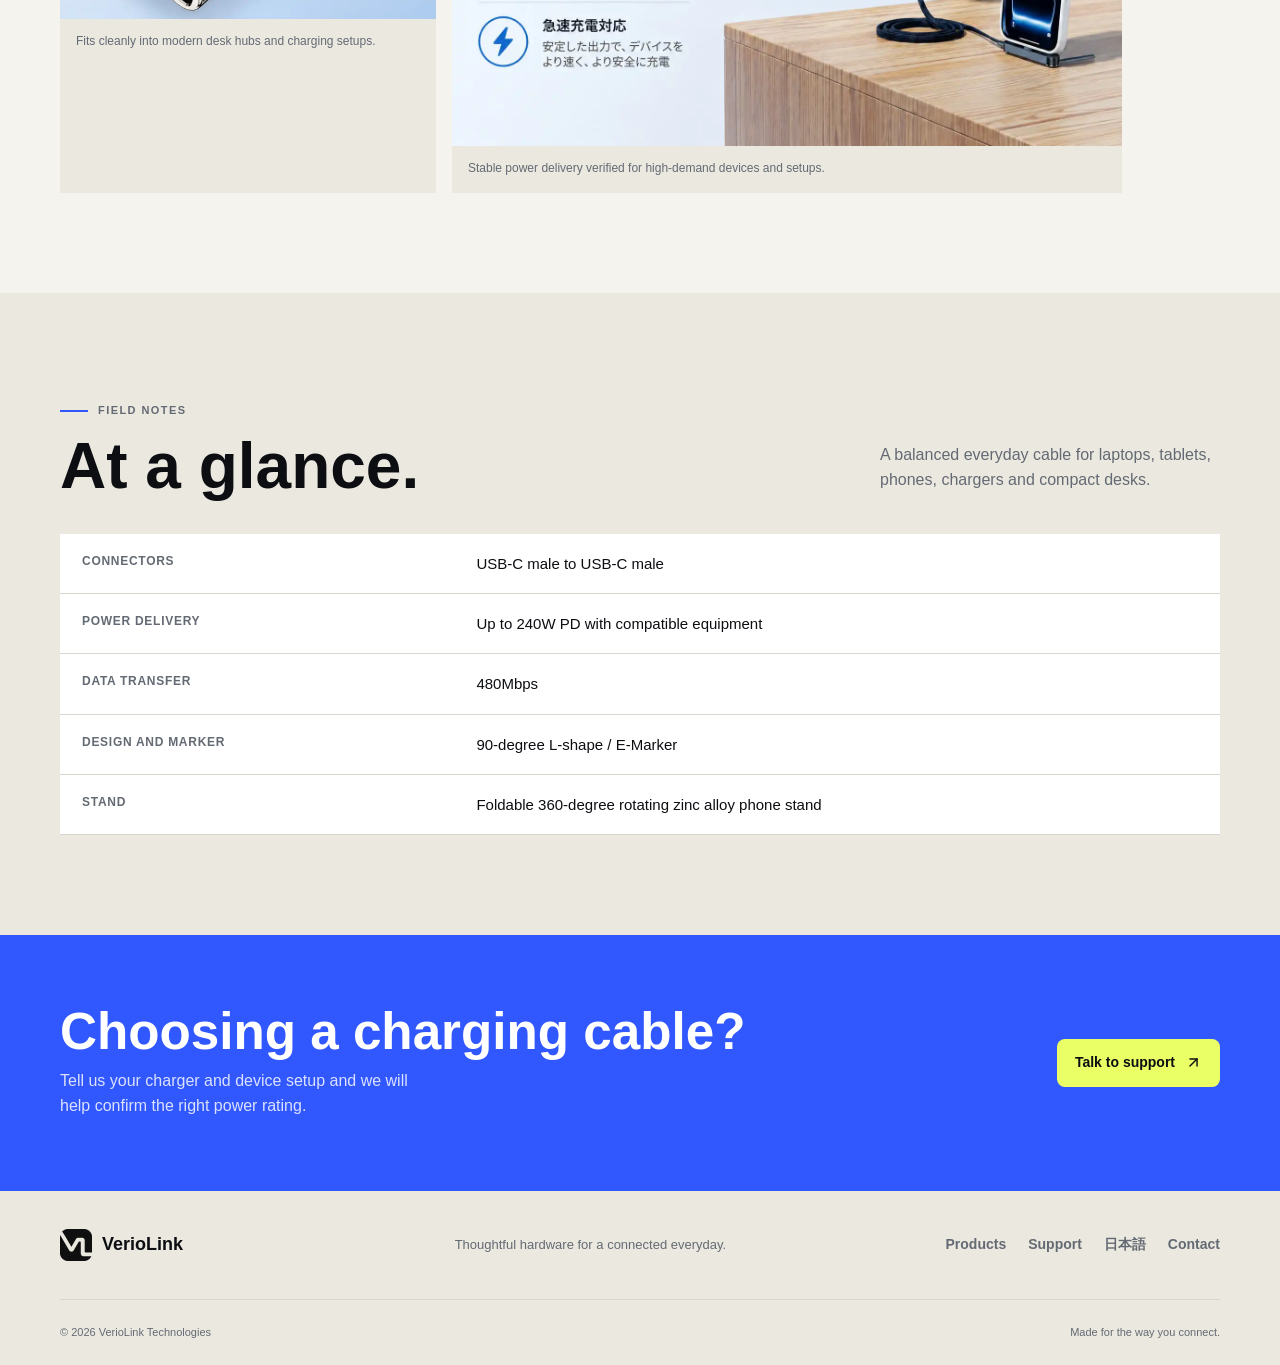
<file: products/usb-c-to-usb-c-cable.html>
<!doctype html>
<html lang="en">
  <head>
    <meta charset="UTF-8" />
    <meta name="viewport" content="width=device-width, initial-scale=1" />
    <meta name="description" content="FiberLine 02 USB-C to USB-C charging cable with 240W PD, 90-degree L-shape, E-Marker, 480Mbps data transfer and a foldable 360-degree rotating zinc alloy phone stand." />
    <meta property="og:type" content="product" />
    <meta property="og:site_name" content="VerioLink" />
    <meta property="og:title" content="USB-C Charging Cable 240W | FiberLine 02 | VerioLink" />
    <meta property="og:description" content="240W PD, E-Marker, 480Mbps data and a foldable rotating zinc alloy phone stand." />
    <meta property="og:url" content="https://veriolink.com/products/usb-c-to-usb-c-cable" />
    <title>USB-C Charging Cable 240W | FiberLine 02 | VerioLink</title>
    <link rel="canonical" href="https://veriolink.com/products/usb-c-to-usb-c-cable" />
    <link rel="alternate" hreflang="en" href="https://veriolink.com/products/usb-c-to-usb-c-cable" />
    <link rel="alternate" hreflang="ja" href="https://veriolink.com/jp/products/usb-c-to-usb-c-cable" />
    <link rel="stylesheet" href="../styles.css" />
    <script type="application/ld+json">
      {"@context":"https://schema.org","@type":"Product","@id":"https://veriolink.com/products/usb-c-to-usb-c-cable#product","name":"USB-C to USB-C 240W Charging Cable","alternateName":"FiberLine 02","brand":{"@type":"Brand","name":"VerioLink"},"description":"USB-C charging cable with 240W PD, 90-degree L-shape, E-Marker, 480Mbps data transfer and a foldable 360-degree rotating zinc alloy phone stand.","category":"USB-C charging cable","url":"https://veriolink.com/products/usb-c-to-usb-c-cable","image":"https://veriolink.com/assets/products/fiberline-02/cover/ChatGPT%20Image%202026%E5%B9%B46%E6%9C%888%E6%97%A5%2014_14_41.webp","additionalProperty":[{"@type":"PropertyValue","name":"Power delivery","value":"240W PD"},{"@type":"PropertyValue","name":"Data transfer","value":"480Mbps"},{"@type":"PropertyValue","name":"Stand","value":"Foldable 360-degree rotating zinc alloy phone stand"}]}
    </script>
  </head>
  <body class="product-page"><a class="skip-link" href="#main-content">Skip to content</a><header class="site-header" data-header><div class="container nav-wrap"><a class="brand" href="../index.html" aria-label="VerioLink home"><span class="brand-mark" aria-hidden="true"><span>V</span><span>L</span></span><span class="brand-name">VerioLink</span></a><nav class="main-nav" id="main-nav" aria-label="Primary navigation"><a href="../index.html#products">Products</a><a href="../index.html#why-veriolink">Why VerioLink</a><a href="../index.html#specs">Performance</a><a href="../index.html#support">Support</a></nav><div class="nav-actions"><a class="language-switch" href="../jp/products/usb-c-to-usb-c-cable.html" lang="ja">日本語</a><button class="icon-button menu-toggle" type="button" aria-label="Open menu" aria-controls="main-nav" aria-expanded="false" title="Open menu"><i data-lucide="menu" aria-hidden="true"></i></button></div></div></header><main id="main-content"><section class="product-detail-hero"><div class="container"><p class="product-breadcrumb"><a href="../index.html#products">Products</a><i data-lucide="chevron-right" aria-hidden="true"></i><span>FiberLine 02</span></p><div class="product-detail-grid"><div class="product-detail-copy reveal"><p class="eyebrow"><span class="eyebrow-line"></span> Power &amp; charge</p><h1>USB-C to USB-C<br /><em>Cable.</em></h1><p class="product-detail-intro">A soft-touch braided cable for fast charging, dependable data and the daily ritual of plugging in. FiberLine 02 is flexible where it needs to be and strong where it matters.</p><div class="product-detail-actions"><a class="button button-primary" href="https://www.amazon.co.jp/dp/B0H2WFZ11N" target="_blank" rel="noopener noreferrer">Buy on Amazon <i data-lucide="shopping-cart" aria-hidden="true"></i></a><a class="text-link" href="../index.html#products">All products <i data-lucide="arrow-right" aria-hidden="true"></i></a></div></div><figure class="detail-image reveal reveal-delay"><img src="../assets/products/fiberline-02/cover/ChatGPT Image 2026年6月8日 14_14_41.webp" alt="FiberLine 02 USB-C to USB-C Cable with flexible braided nylon body" /><figcaption>Durable braided nylon weave, 240W PD ready.</figcaption></figure></div></div></section><section class="product-info-section"><div class="container product-info-grid"><div class="product-info-copy reveal"><p class="eyebrow"><span class="eyebrow-line"></span> Made for momentum</p><h2>Charge more.<br /><em>Think less.</em></h2><p>A reliable cable should disappear into the routine. FiberLine 02 keeps power and data moving without adding friction to your desk or bag.</p></div><div class="feature-list reveal reveal-delay"><article class="feature-item"><i data-lucide="battery-charging" aria-hidden="true"></i><h3>240W capable</h3><p>Supports up to 240W Power Delivery with a compatible charger and device.</p></article><article class="feature-item"><i data-lucide="waves" aria-hidden="true"></i><h3>Flexible braid</h3><p>The soft-touch nylon weave bends cleanly and resists everyday tangles.</p></article><article class="feature-item"><i data-lucide="arrow-left-right" aria-hidden="true"></i><h3>Power and data</h3><p>Built for charging and everyday USB-C data transfer from one dependable line.</p></article><article class="feature-item"><i data-lucide="shield-check" aria-hidden="true"></i><h3>Reinforced ends</h3><p>Strain relief at both connectors helps the cable stay ready for repeat use.</p></article></div></div></section><section class="product-image-story"><div class="container"><div class="product-image-story-heading"><div><p class="eyebrow"><span class="eyebrow-line"></span> See it in use</p><h2>Designed around<br /><em>the everyday.</em></h2></div><p class="section-description">The product images show a flexible 240W charging cable built for everyday speed, power delivery, and tidy setups.</p></div><div class="product-gallery"><figure class="gallery-item gallery-item--wide"><img src="../assets/products/fiberline-02/details/ChatGPT Image 2026年6月10日 14_11_59.webp" alt="Built to charge laptops, tablets, and high-power setups." style="aspect-ratio: 1448 / 1086; object-fit: cover;" loading="lazy" /><figcaption>Built to charge laptops, tablets, and high-power setups.</figcaption></figure><figure class="gallery-item gallery-item--tall"><img src="../assets/products/fiberline-02/details/ChatGPT Image 2026年6月10日 14_02_59.webp" alt="A close-up of the robust, heat-conscious connector shield." style="aspect-ratio: 1122 / 1402; object-fit: cover;" loading="lazy" /><figcaption>A close-up of the robust, heat-conscious connector shield.</figcaption></figure><figure class="gallery-item gallery-item--half"><img src="../assets/products/fiberline-02/details/A+ .1.手机.webp" alt="Supports high-speed charging for mobile devices on the go." style="aspect-ratio: 1068 / 801; object-fit: cover;" loading="lazy" /><figcaption>Supports high-speed charging for mobile devices on the go.</figcaption></figure><figure class="gallery-item gallery-item--half"><img src="../assets/products/fiberline-02/details/Gemini_Generated_Image_rx4detrx4detrx4d.webp" alt="Flexible braided texture designed for everyday flexibility." style="aspect-ratio: 1 / 1; object-fit: cover;" loading="lazy" /><figcaption>Flexible braided texture designed for everyday flexibility.</figcaption></figure><figure class="gallery-item gallery-item--half"><img src="../assets/products/fiberline-02/details/Gemini_Generated_Image_vt4i4cvt4i4cvt4i.webp" alt="Tested to withstand repeated bends, twists, and pulls." style="aspect-ratio: 1 / 1; object-fit: cover;" loading="lazy" /><figcaption>Tested to withstand repeated bends, twists, and pulls.</figcaption></figure><figure class="gallery-item gallery-item--half"><img src="../assets/products/fiberline-02/details/ChatGPT Image 2026年6月9日 15_58_14.webp" alt="Fits cleanly into modern desk hubs and charging setups." style="aspect-ratio: 1 / 1; object-fit: cover;" loading="lazy" /><figcaption>Fits cleanly into modern desk hubs and charging setups.</figcaption></figure><figure class="gallery-item gallery-item--wide"><img src="../assets/products/fiberline-02/details/ChatGPT Image 2026年6月10日 14_26_07.webp" alt="Stable power delivery verified for high-demand devices and setups." style="aspect-ratio: 1448 / 1086; object-fit: cover;" loading="lazy" /><figcaption>Stable power delivery verified for high-demand devices and setups.</figcaption></figure></div></div></section><section class="product-specs-section"><div class="container"><div class="product-specs-heading"><div><p class="eyebrow"><span class="eyebrow-line"></span> Field notes</p><h2>At a glance.</h2></div><p class="section-description">A balanced everyday cable for laptops, tablets, phones, chargers and compact desks.</p></div><table class="spec-table"><tbody><tr><th scope="row">Connectors</th><td>USB-C male to USB-C male</td></tr><tr><th scope="row">Power delivery</th><td>Up to 240W with compatible equipment</td></tr><tr><th scope="row">Data</th><td>480Mbps</td></tr><tr><th scope="row">Jacket</th><td>Braided nylon with soft-touch finish</td></tr><tr><th scope="row">Length</th><td>1.5 m / 4.9 ft</td></tr></tbody></table></div></section><section class="product-support"><div class="container product-support-inner"><div><h2>Choosing a charging cable?</h2><p>Tell us your charger and device setup and we will help confirm the right power rating.</p></div><a class="button button-light" href="mailto:veriolink655@gmail.com?subject=FiberLine%2002%20support">Talk to support <i data-lucide="arrow-up-right" aria-hidden="true"></i></a></div></section></main><footer class="site-footer product-footer"><div class="container footer-top"><a class="brand footer-brand" href="../index.html" aria-label="VerioLink home"><span class="brand-mark" aria-hidden="true"><span>V</span><span>L</span></span><span class="brand-name">VerioLink</span></a><p>Thoughtful hardware for a connected everyday.</p><div class="footer-links"><a href="../index.html#products">Products</a><a href="../index.html#support">Support</a><a href="../jp/products/usb-c-to-usb-c-cable.html" lang="ja">日本語</a><a href="mailto:veriolink655@gmail.com">Contact</a></div></div><div class="container footer-bottom"><span>© <span data-year></span> VerioLink Technologies</span><span>Made for the way you connect.</span></div></footer><script src="../icons.js" defer></script><script src="../app.js" defer></script></body>
</html>
</file>
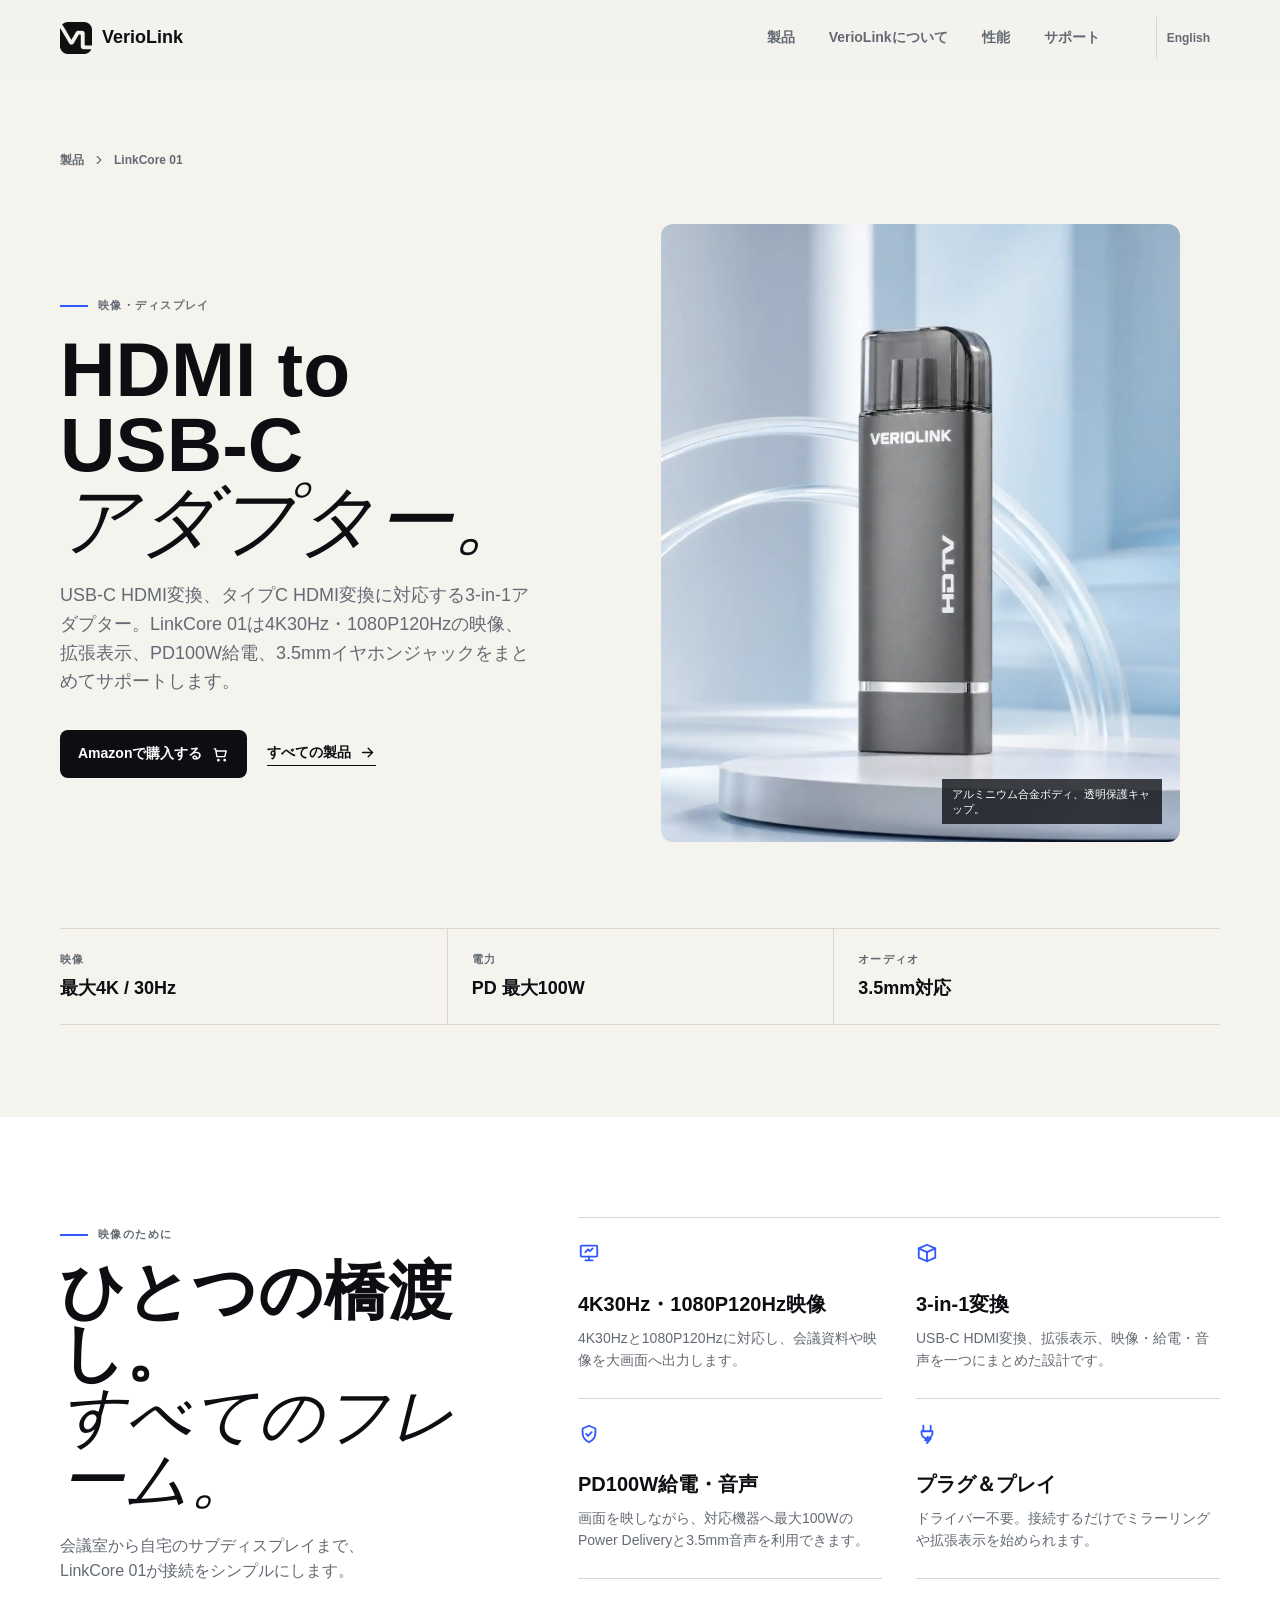
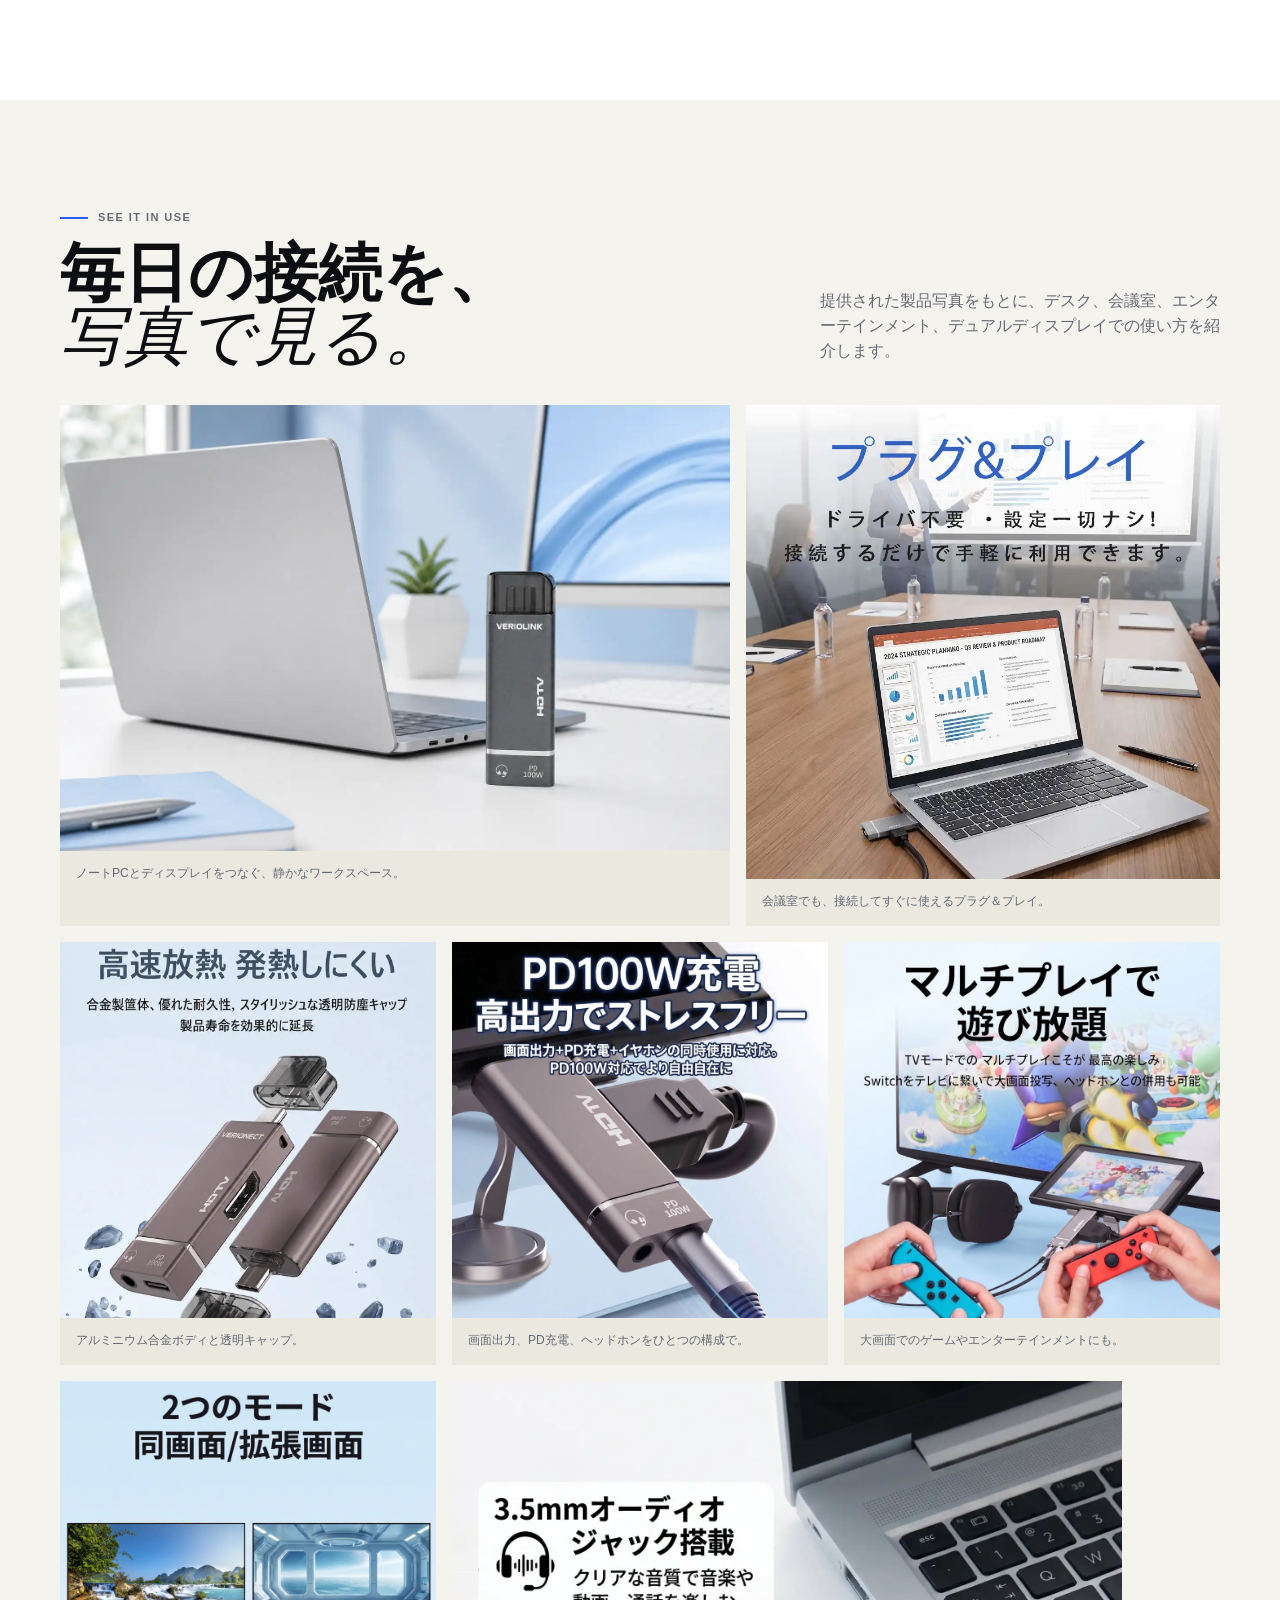
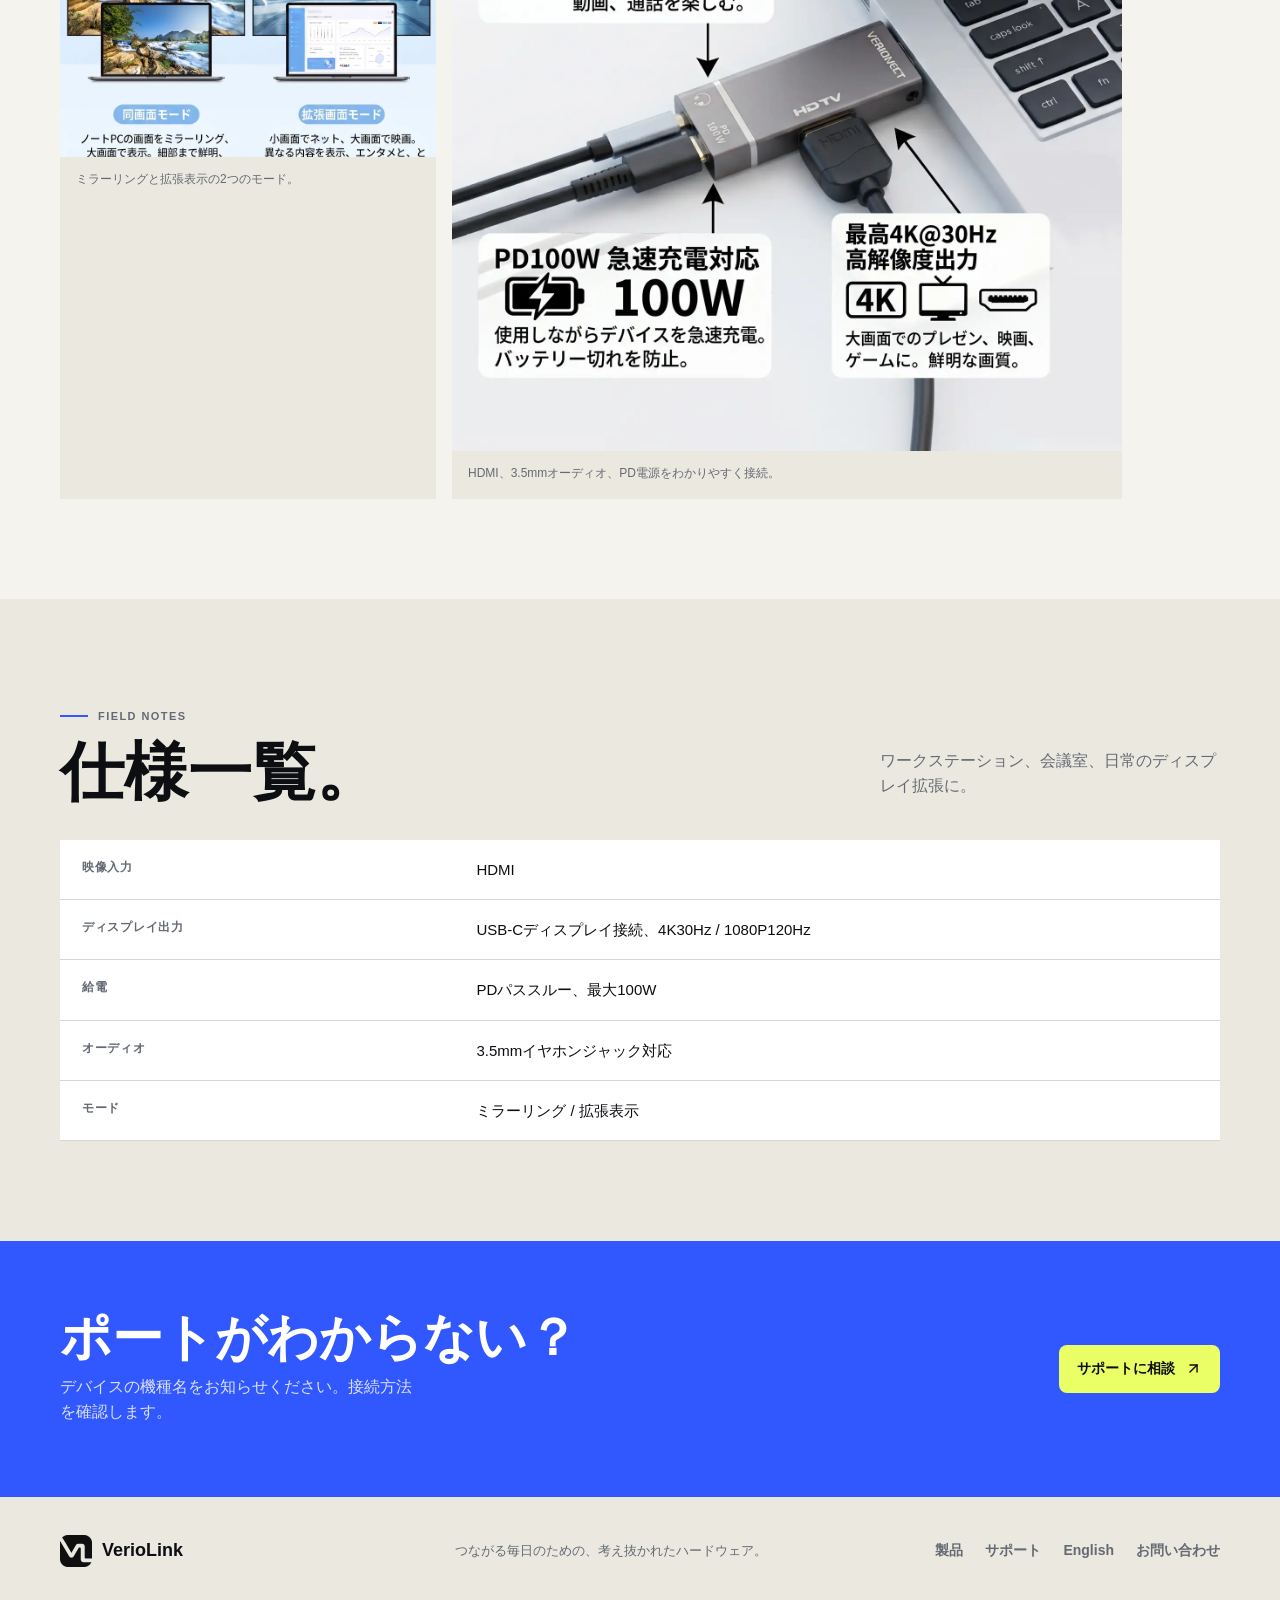
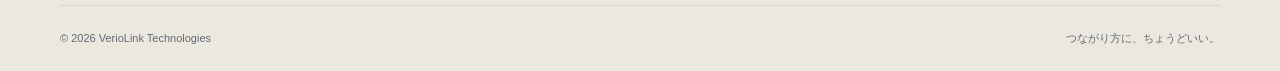
<file: jp/products/hdmi-to-usbc-adapter.html>
<!doctype html>
<html lang="ja"><head><meta charset="UTF-8" /><meta name="viewport" content="width=device-width, initial-scale=1" /><meta name="description" content="USB-C HDMI 変換アダプター 3-in-1 LinkCore 01。4K30Hz・1080P120Hz、拡張表示、PD100W急速充電、3.5mmイヤホンジャックに対応。" /><meta property="og:type" content="product" /><meta property="og:site_name" content="べリオリンク (VerioLink)" /><meta property="og:title" content="USB-C HDMI 変換アダプター 3-in-1 | LinkCore 01 | べリオリンク" /><meta property="og:description" content="4K30Hz・1080P120Hz、拡張表示、PD100W急速充電、3.5mmイヤホンジャック対応。" /><meta property="og:url" content="https://veriolink.com/jp/products/hdmi-to-usbc-adapter" /><title>USB-C HDMI 変換アダプター 3-in-1 | LinkCore 01 | べリオリンク</title><link rel="canonical" href="https://veriolink.com/jp/products/hdmi-to-usbc-adapter" /><link rel="alternate" hreflang="en" href="https://veriolink.com/products/hdmi-to-usbc-adapter" /><link rel="alternate" hreflang="ja" href="https://veriolink.com/jp/products/hdmi-to-usbc-adapter" /><link rel="stylesheet" href="../../styles.css" /><script type="application/ld+json">{"@context":"https://schema.org","@type":"Product","@id":"https://veriolink.com/jp/products/hdmi-to-usbc-adapter#product","name":"USB-C HDMI 変換アダプター 3-in-1","alternateName":"LinkCore 01","brand":{"@type":"Brand","name":"べリオリンク","alternateName":"VerioLink"},"description":"USB-C HDMI 変換アダプター 3-in-1。4K30Hz・1080P120Hz、拡張表示、PD100W急速充電、3.5mmイヤホンジャックに対応。","category":"HDMI変換アダプター","url":"https://veriolink.com/jp/products/hdmi-to-usbc-adapter","image":"https://veriolink.com/assets/products/linkcore-01/cover/ChatGPT%20Image%202026%E5%B9%B47%E6%9C%8821%E6%97%A5%2011_28_46.webp","additionalProperty":[{"@type":"PropertyValue","name":"映像出力","value":"4K30Hz / 1080P120Hz"},{"@type":"PropertyValue","name":"給電","value":"PD100W"},{"@type":"PropertyValue","name":"オーディオ","value":"3.5mmイヤホンジャック"}]}</script></head>
<body class="product-page"><a class="skip-link" href="#main-content">本文へ移動</a><header class="site-header" data-header><div class="container nav-wrap"><a class="brand" href="../index.html" aria-label="VerioLink ホーム"><span class="brand-mark" aria-hidden="true"><span>V</span><span>L</span></span><span class="brand-name">VerioLink</span></a><nav class="main-nav" id="main-nav" aria-label="メインナビゲーション"><a href="../index.html#products">製品</a><a href="../index.html#why-veriolink">VerioLinkについて</a><a href="../index.html#specs">性能</a><a href="../index.html#support">サポート</a></nav><div class="nav-actions"><a class="language-switch" href="../../products/hdmi-to-usbc-adapter.html" lang="en">English</a><button class="icon-button menu-toggle" type="button" aria-label="メニューを開く" aria-controls="main-nav" aria-expanded="false" title="メニューを開く"><i data-lucide="menu" aria-hidden="true"></i></button></div></div></header><main id="main-content"><section class="product-detail-hero"><div class="container"><p class="product-breadcrumb"><a href="../index.html#products">製品</a><i data-lucide="chevron-right" aria-hidden="true"></i><span>LinkCore 01</span></p><div class="product-detail-grid"><div class="product-detail-copy reveal"><p class="eyebrow"><span class="eyebrow-line"></span> 映像・ディスプレイ</p><h1>HDMI to USB-C<br /><em>アダプター。</em></h1><p class="product-detail-intro">HDMIソースからUSB-Cディスプレイへ。LinkCore 01は、4K映像を安定して届け、デスクをすっきり保ちます。</p><div class="product-detail-actions"><a class="button button-primary" href="https://www.amazon.co.jp/dp/B0H2WBX8SP?th=1" target="_blank" rel="noopener noreferrer">Amazonで購入する <i data-lucide="shopping-cart" aria-hidden="true"></i></a><a class="text-link" href="../index.html#products">すべての製品 <i data-lucide="arrow-right" aria-hidden="true"></i></a></div></div><div class="product-art detail-art art-adapter reveal reveal-delay" role="img" aria-label="LinkCore 01 HDMI to USB-C アダプター"><span class="art-tag">LinkCore 01</span><div class="mini-adapter"><span></span></div><div class="mini-cable cable-one"></div><div class="mini-cable cable-two"></div><div class="art-label">HDMI <b>to</b> USB-C</div></div></div><div class="product-spec-strip reveal"><div class="product-spec"><span>出力</span><strong>4K / 30Hz</strong></div><div class="product-spec"><span>接続</span><strong>HDMI to USB-C</strong></div><div class="product-spec"><span>筐体</span><strong>アルミニウム合金</strong></div></div></div></section><section class="product-info-section"><div class="container product-info-grid"><div class="product-info-copy reveal"><p class="eyebrow"><span class="eyebrow-line"></span> 映像のために</p><h2>ひとつの橋渡し。<br /><em>すべてのフレーム。</em></h2><p>会議室から自宅のサブディスプレイまで、LinkCore 01が接続をシンプルにします。</p></div><div class="feature-list reveal reveal-delay"><article class="feature-item"><i data-lucide="monitor-up" aria-hidden="true"></i><h3>鮮明な映像</h3><p>対応ディスプレイで最大4K / 30Hzの詳細で滑らかな出力。</p></article><article class="feature-item"><i data-lucide="box" aria-hidden="true"></i><h3>省スペース</h3><p>薄型アルミニウムボディがノートPCやモニターの横にすっきり収まります。</p></article><article class="feature-item"><i data-lucide="shield-check" aria-hidden="true"></i><h3>安定した信号</h3><p>シールド構造が日常の動きによる映像の乱れを抑えます。</p></article><article class="feature-item"><i data-lucide="plug-zap" aria-hidden="true"></i><h3>すぐに接続</h3><p>ドライバー不要。接続してディスプレイを選ぶだけで使えます。</p></article></div></div></section><section class="product-specs-section"><div class="container"><div class="product-specs-heading"><div><p class="eyebrow"><span class="eyebrow-line"></span> Field notes</p><h2>仕様一覧。</h2></div><p class="section-description">ワークステーション、会議室、日常のディスプレイ拡張に。</p></div><table class="spec-table"><tbody><tr><th scope="row">入力</th><td>HDMI 2.0</td></tr><tr><th scope="row">出力</th><td>USB-C DisplayPort Alt Mode</td></tr><tr><th scope="row">最大解像度</th><td>3840 × 2160 / 30Hz</td></tr><tr><th scope="row">互換性</th><td>DisplayPort Alt Mode対応のUSB-Cディスプレイ・機器</td></tr><tr><th scope="row">内容物</th><td>LinkCore 01本体、接続ガイド</td></tr></tbody></table></div></section><section class="product-support"><div class="container product-support-inner"><div><h2>ポートがわからない？</h2><p>デバイスの機種名をお知らせください。接続方法を確認します。</p></div><a class="button button-light" href="mailto:veriolink655@gmail.com?subject=LinkCore%2001%20%E3%82%B5%E3%83%9D%E3%83%BC%E3%83%88">サポートに相談 <i data-lucide="arrow-up-right" aria-hidden="true"></i></a></div></section></main><footer class="site-footer product-footer"><div class="container footer-top"><a class="brand footer-brand" href="../index.html" aria-label="VerioLink ホーム"><span class="brand-mark" aria-hidden="true"><span>V</span><span>L</span></span><span class="brand-name">VerioLink</span></a><p>つながる毎日のための、考え抜かれたハードウェア。</p><div class="footer-links"><a href="../index.html#products">製品</a><a href="../index.html#support">サポート</a><a href="../../products/hdmi-to-usbc-adapter.html" lang="en">English</a><a href="mailto:veriolink655@gmail.com">お問い合わせ</a></div></div><div class="container footer-bottom"><span>© <span data-year></span> VerioLink Technologies</span><span>つながり方に、ちょうどいい。</span></div></footer><script src="../../icons.js" defer></script><script src="../../app.js" defer></script></body></html>
</file>
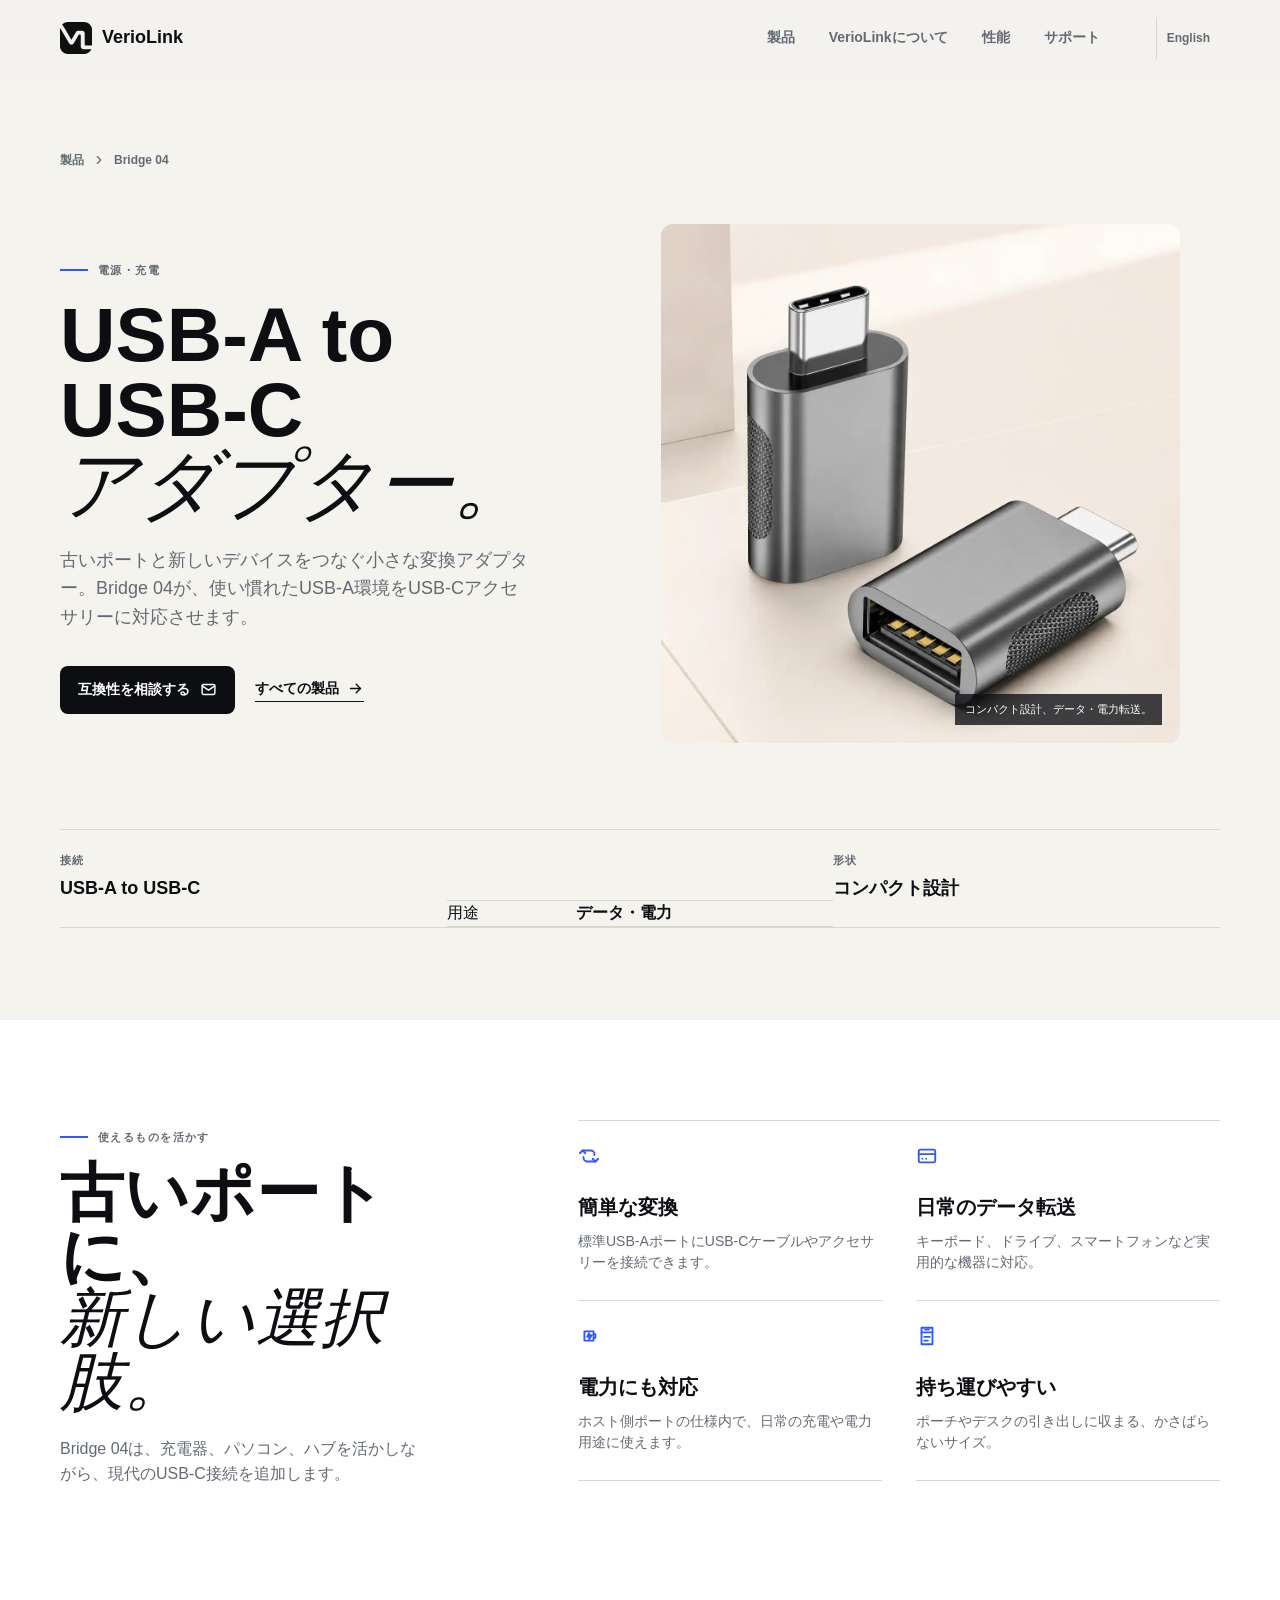
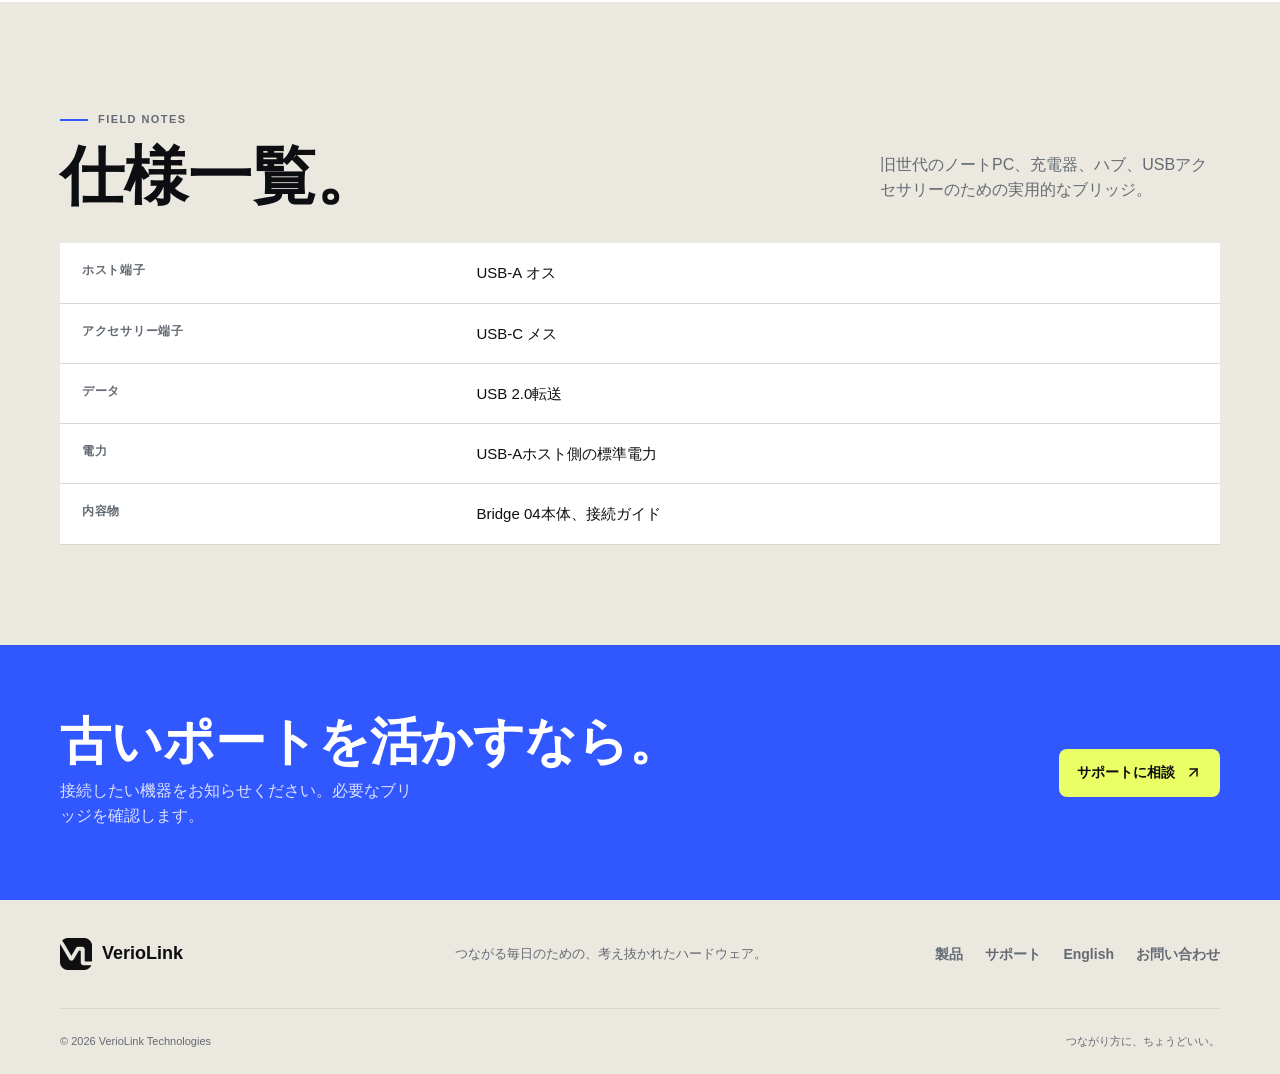
<file: jp/products/usb-a-to-usb-c-adapter.html>
<!doctype html>
<html lang="ja"><head><meta charset="UTF-8" /><meta name="viewport" content="width=device-width, initial-scale=1" /><meta name="description" content="ベリオリンク (VerioLink) Bridge 04 USB-A to USB-C アダプターの製品情報。" /><title>Bridge 04 | ベリオリンク (VerioLink)</title><link rel="canonical" href="https://veriolink.com/jp/products/usb-a-to-usb-c-adapter" /><link rel="alternate" hreflang="en" href="https://veriolink.com/products/usb-a-to-usb-c-adapter" /><link rel="alternate" hreflang="ja" href="https://veriolink.com/jp/products/usb-a-to-usb-c-adapter" /><link rel="stylesheet" href="../../styles.css" /></head>
<body class="product-page"><a class="skip-link" href="#main-content">本文へ移動</a><header class="site-header" data-header><div class="container nav-wrap"><a class="brand" href="../index.html" aria-label="VerioLink ホーム"><span class="brand-mark" aria-hidden="true"><span>V</span><span>L</span></span><span class="brand-name">VerioLink</span></a><nav class="main-nav" id="main-nav" aria-label="メインナビゲーション"><a href="../index.html#products">製品</a><a href="../index.html#why-veriolink">VerioLinkについて</a><a href="../index.html#specs">性能</a><a href="../index.html#support">サポート</a></nav><div class="nav-actions"><a class="language-switch" href="../../products/usb-a-to-usb-c-adapter.html" lang="en">English</a><button class="icon-button menu-toggle" type="button" aria-label="メニューを開く" aria-controls="main-nav" aria-expanded="false" title="メニューを開く"><i data-lucide="menu" aria-hidden="true"></i></button></div></div></header><main id="main-content"><section class="product-detail-hero"><div class="container"><p class="product-breadcrumb"><a href="../index.html#products">製品</a><i data-lucide="chevron-right" aria-hidden="true"></i><span>Bridge 04</span></p><div class="product-detail-grid"><div class="product-detail-copy reveal"><p class="eyebrow"><span class="eyebrow-line"></span> 電源・充電</p><h1>USB-A to USB-C<br /><em>アダプター。</em></h1><p class="product-detail-intro">古いポートと新しいデバイスをつなぐ小さな変換アダプター。Bridge 04が、使い慣れたUSB-A環境をUSB-Cアクセサリーに対応させます。</p><div class="product-detail-actions"><a class="button button-primary" href="mailto:veriolink655@gmail.com?subject=Bridge%2004%20%E4%BA%92%E6%8F%9B%E6%80%A7">互換性を相談する <i data-lucide="mail" aria-hidden="true"></i></a><a class="text-link" href="../index.html#products">すべての製品 <i data-lucide="arrow-right" aria-hidden="true"></i></a></div></div><figure class="detail-image reveal reveal-delay"><img src="../../assets/products/bridge-04/cover/ChatGPT Image 2026年7月21日 19_26_04.webp" alt="Bridge 04 USB-A to USB-C アダプター" /><figcaption>コンパクト設計、データ・電力転送。</figcaption></figure></div><div class="product-spec-strip reveal"><div class="product-spec"><span>接続</span><strong>USB-A to USB-C</strong></div><div class="product-spec-strip"><span>用途</span><strong>データ・電力</strong></div><div class="product-spec"><span>形状</span><strong>コンパクト設計</strong></div></div></div></section><section class="product-info-section"><div class="container product-info-grid"><div class="product-info-copy reveal"><p class="eyebrow"><span class="eyebrow-line"></span> 使えるものを活かす</p><h2>古いポートに、<br /><em>新しい選択肢。</em></h2><p>Bridge 04は、充電器、パソコン、ハブを活かしながら、現代のUSB-C接続を追加します。</p></div><div class="feature-list reveal reveal-delay"><article class="feature-item"><i data-lucide="repeat-2" aria-hidden="true"></i><h3>簡単な変換</h3><p>標準USB-AポートにUSB-Cケーブルやアクセサリーを接続できます。</p></article><article class="feature-item"><i data-lucide="hard-drive" aria-hidden="true"></i><h3>日常のデータ転送</h3><p>キーボード、ドライブ、スマートフォンなど実用的な機器に対応。</p></article><article class="feature-item"><i data-lucide="battery-charging" aria-hidden="true"></i><h3>電力にも対応</h3><p>ホスト側ポートの仕様内で、日常の充電や電力用途に使えます。</p></article><article class="feature-item"><i data-lucide="pocket-knife" aria-hidden="true"></i><h3>持ち運びやすい</h3><p>ポーチやデスクの引き出しに収まる、かさばらないサイズ。</p></article></div></div></section><section class="product-specs-section"><div class="container"><div class="product-specs-heading"><div><p class="eyebrow"><span class="eyebrow-line"></span> Field notes</p><h2>仕様一覧。</h2></div><p class="section-description">旧世代のノートPC、充電器、ハブ、USBアクセサリーのための実用的なブリッジ。</p></div><table class="spec-table"><tbody><tr><th scope="row">ホスト端子</th><td>USB-A オス</td></tr><tr><th scope="row">アクセサリー端子</th><td>USB-C メス</td></tr><tr><th scope="row">データ</th><td>USB 2.0転送</td></tr><tr><th scope="row">電力</th><td>USB-Aホスト側の標準電力</td></tr><tr><th scope="row">内容物</th><td>Bridge 04本体、接続ガイド</td></tr></tbody></table></div></section><section class="product-support"><div class="container product-support-inner"><div><h2>古いポートを活かすなら。</h2><p>接続したい機器をお知らせください。必要なブリッジを確認します。</p></div><a class="button button-light" href="mailto:veriolink655@gmail.com?subject=Bridge%2004%20%E3%82%B5%E3%83%9D%E3%83%BC%E3%83%88">サポートに相談 <i data-lucide="arrow-up-right" aria-hidden="true"></i></a></div></section></main><footer class="site-footer product-footer"><div class="container footer-top"><a class="brand footer-brand" href="../index.html" aria-label="VerioLink ホーム"><span class="brand-mark" aria-hidden="true"><span>V</span><span>L</span></span><span class="brand-name">VerioLink</span></a><p>つながる毎日のための、考え抜かれたハードウェア。</p><div class="footer-links"><a href="../index.html#products">製品</a><a href="../index.html#support">サポート</a><a href="../../products/usb-a-to-usb-c-adapter.html" lang="en">English</a><a href="mailto:veriolink655@gmail.com">お問い合わせ</a></div></div><div class="container footer-bottom"><span>© <span data-year></span> VerioLink Technologies</span><span>つながり方に、ちょうどいい。</span></div></footer><script src="../../icons.js" defer></script><script src="../../app.js" defer></script></body></html>
</file>
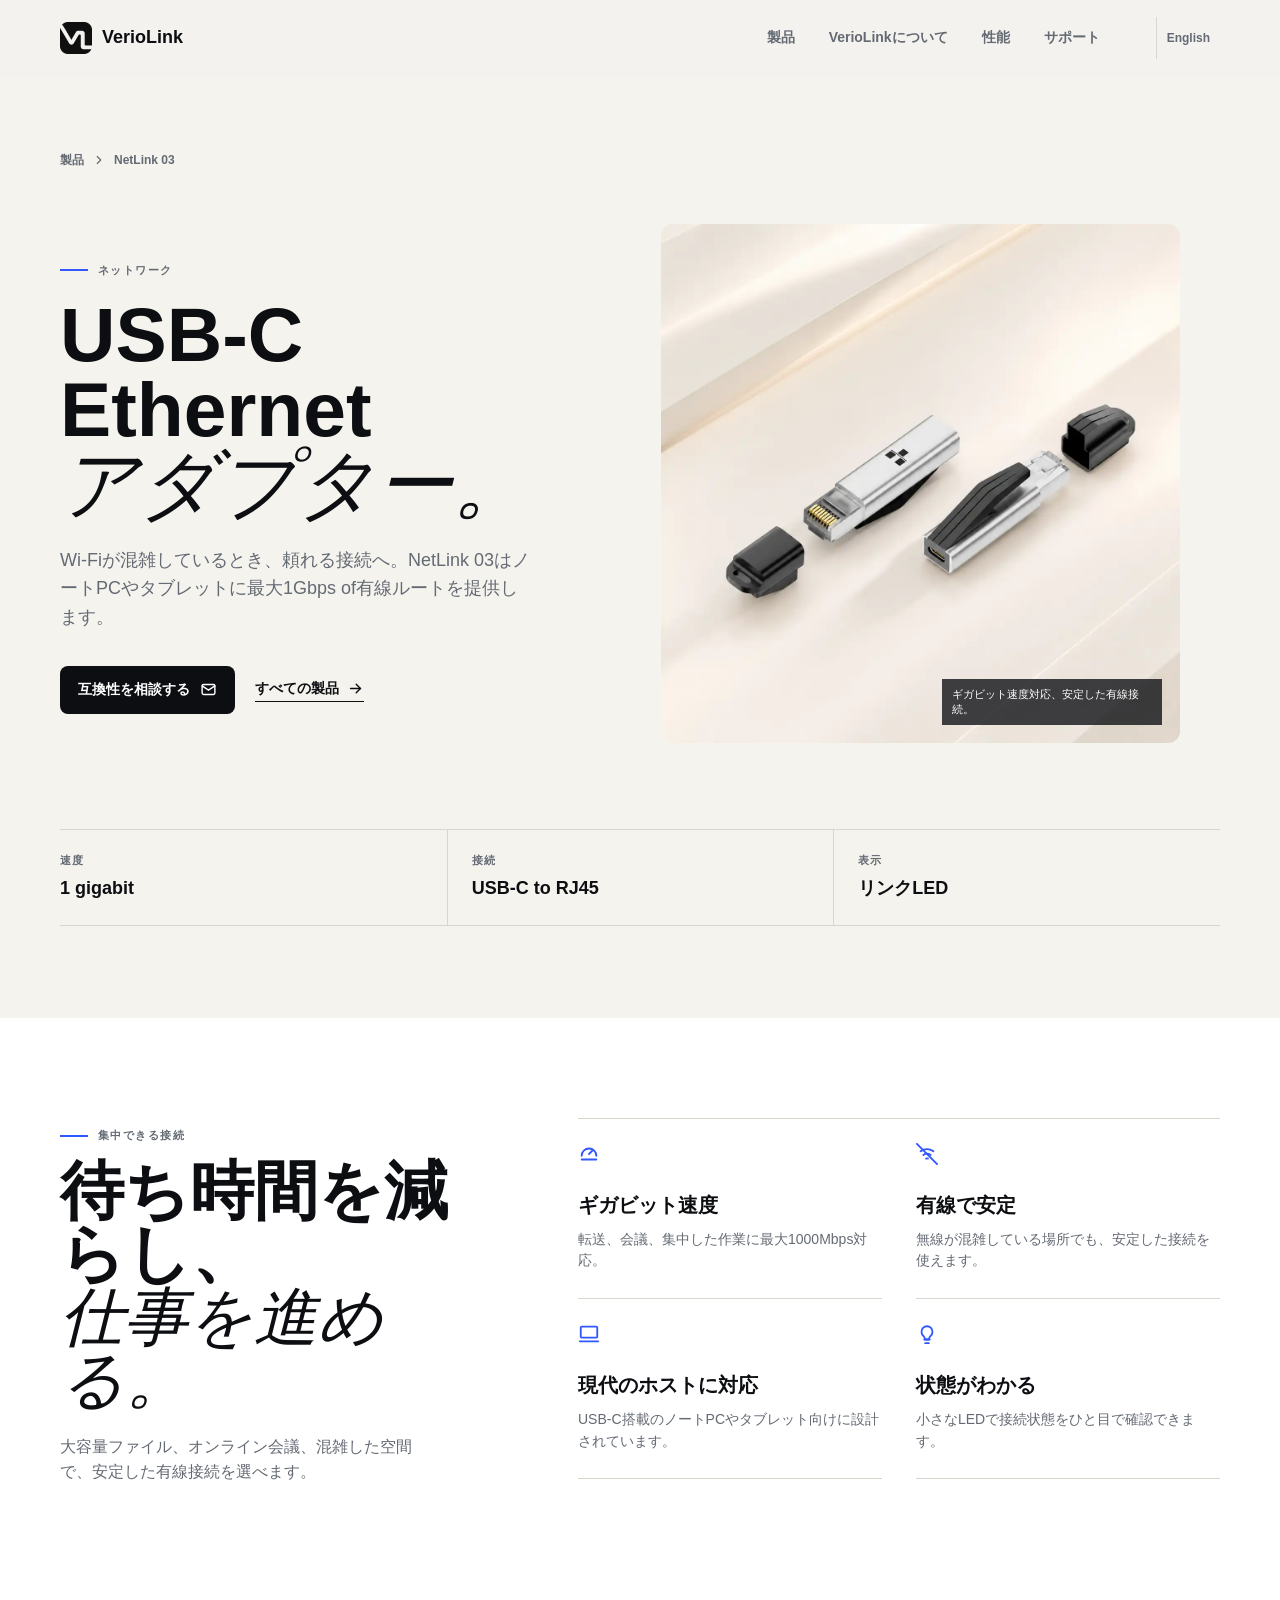
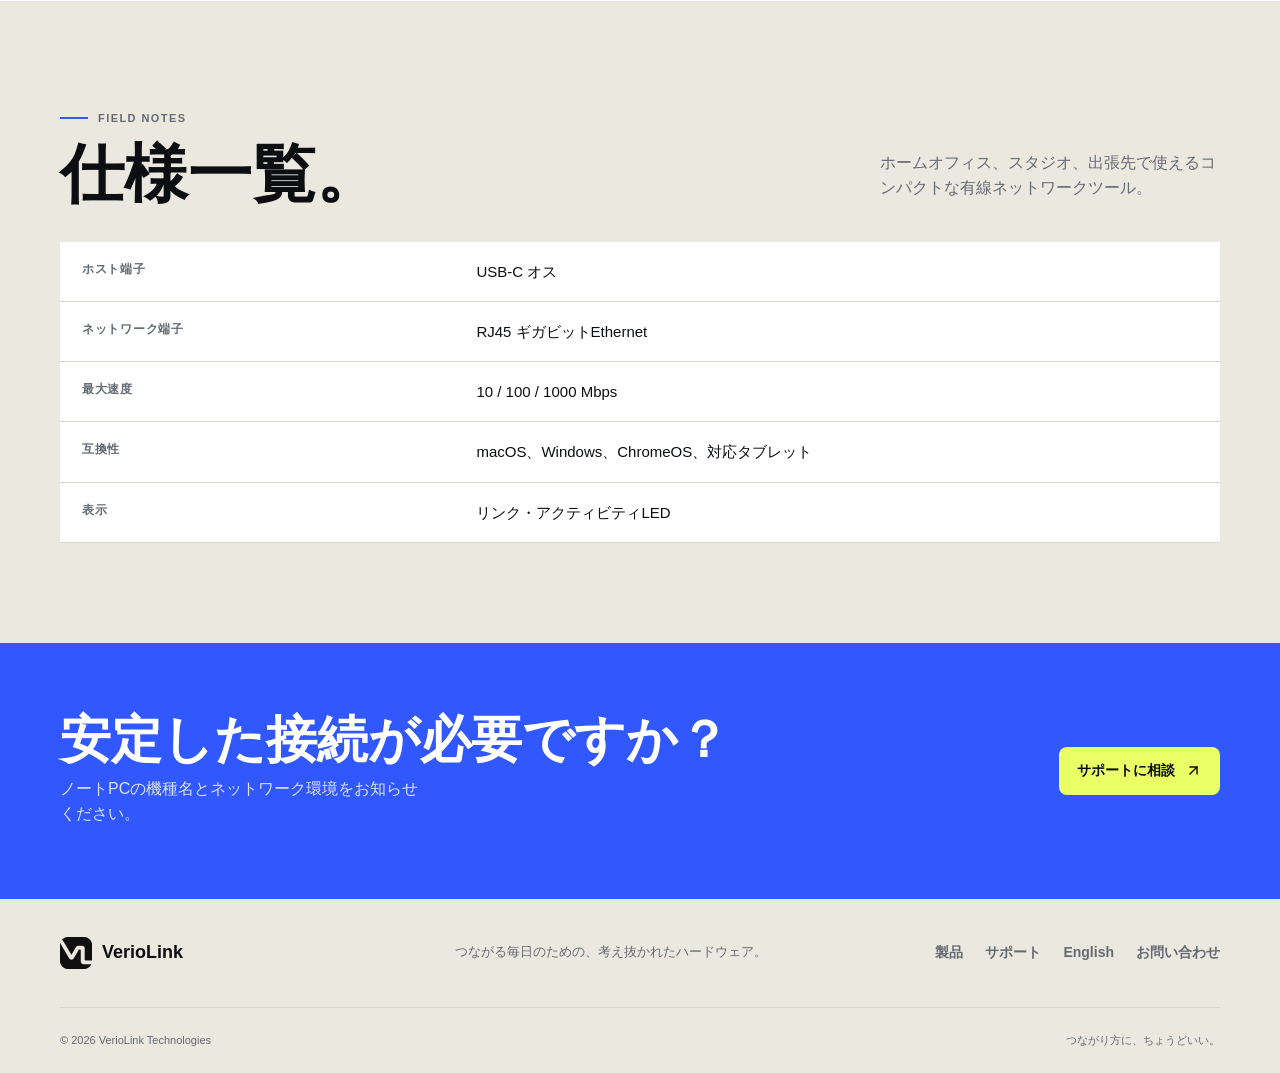
<file: jp/products/usb-c-ethernet-adapter.html>
<!doctype html>
<html lang="ja"><head><meta charset="UTF-8" /><meta name="viewport" content="width=device-width, initial-scale=1" /><meta name="description" content="ベリオリンク (VerioLink) NetLink 03 USB-C Ethernet アダプターの製品情報。" /><title>NetLink 03 | ベリオリンク (VerioLink)</title><link rel="canonical" href="https://veriolink.com/jp/products/usb-c-ethernet-adapter" /><link rel="alternate" hreflang="en" href="https://veriolink.com/products/usb-c-ethernet-adapter" /><link rel="alternate" hreflang="ja" href="https://veriolink.com/jp/products/usb-c-ethernet-adapter" /><link rel="stylesheet" href="../../styles.css" /></head>
<body class="product-page"><a class="skip-link" href="#main-content">本文へ移動</a><header class="site-header" data-header><div class="container nav-wrap"><a class="brand" href="../index.html" aria-label="VerioLink ホーム"><span class="brand-mark" aria-hidden="true"><span>V</span><span>L</span></span><span class="brand-name">VerioLink</span></a><nav class="main-nav" id="main-nav" aria-label="メインナビゲーション"><a href="../index.html#products">製品</a><a href="../index.html#why-veriolink">VerioLinkについて</a><a href="../index.html#specs">性能</a><a href="../index.html#support">サポート</a></nav><div class="nav-actions"><a class="language-switch" href="../../products/usb-c-ethernet-adapter.html" lang="en">English</a><button class="icon-button menu-toggle" type="button" aria-label="メニューを開く" aria-controls="main-nav" aria-expanded="false" title="メニューを開く"><i data-lucide="menu" aria-hidden="true"></i></button></div></div></header><main id="main-content"><section class="product-detail-hero"><div class="container"><p class="product-breadcrumb"><a href="../index.html#products">製品</a><i data-lucide="chevron-right" aria-hidden="true"></i><span>NetLink 03</span></p><div class="product-detail-grid"><div class="product-detail-copy reveal"><p class="eyebrow"><span class="eyebrow-line"></span> ネットワーク</p><h1>USB-C Ethernet<br /><em>アダプター。</em></h1><p class="product-detail-intro">Wi-Fiが混雑しているとき、頼れる接続へ。NetLink 03はノートPCやタブレットに最大1Gbps of有線ルートを提供します。</p><div class="product-detail-actions"><a class="button button-primary" href="mailto:veriolink655@gmail.com?subject=NetLink%2003%20%E4%BA%92%E6%8F%9B%E6%80%A7">互換性を相談する <i data-lucide="mail" aria-hidden="true"></i></a><a class="text-link" href="../index.html#products">すべての製品 <i data-lucide="arrow-right" aria-hidden="true"></i></a></div></div><figure class="detail-image reveal reveal-delay"><img src="../../assets/products/netlink-03/cover/ChatGPT Image 2026年7月21日 19_26_07.webp" alt="NetLink 03 USB-C Ethernet アダプター" /><figcaption>ギガビット速度対応、安定した有線接続。</figcaption></figure></div><div class="product-spec-strip reveal"><div class="product-spec"><span>速度</span><strong>1 gigabit</strong></div><div class="product-spec"><span>接続</span><strong>USB-C to RJ45</strong></div><div class="product-spec"><span>表示</span><strong>リンクLED</strong></div></div></div></section><section class="product-info-section"><div class="container product-info-grid"><div class="product-info-copy reveal"><p class="eyebrow"><span class="eyebrow-line"></span> 集中できる接続</p><h2>待ち時間を減らし、<br /><em>仕事を進める。</em></h2><p>大容量ファイル、オンライン会議、混雑した空間で、安定した有線接続を選べます。</p></div><div class="feature-list reveal reveal-delay"><article class="feature-item"><i data-lucide="gauge" aria-hidden="true"></i><h3>ギガビット速度</h3><p>転送、会議、集中した作業に最大1000Mbps対応。</p></article><article class="feature-item"><i data-lucide="wifi-off" aria-hidden="true"></i><h3>有線で安定</h3><p>無線が混雑している場所でも、安定した接続を使えます。</p></article><article class="feature-item"><i data-lucide="laptop" aria-hidden="true"></i><h3>現代のホストに対応</h3><p>USB-C搭載のノートPCやタブレット向けに設計されています。</p></article><article class="feature-item"><i data-lucide="lightbulb" aria-hidden="true"></i><h3>状態がわかる</h3><p>小さなLEDで接続状態をひと目で確認できます。</p></article></div></div></section><section class="product-specs-section"><div class="container"><div class="product-specs-heading"><div><p class="eyebrow"><span class="eyebrow-line"></span> Field notes</p><h2>仕様一覧。</h2></div><p class="section-description">ホームオフィス、スタジオ、出張先で使えるコンパクトな有線ネットワークツール。</p></div><table class="spec-table"><tbody><tr><th scope="row">ホスト端子</th><td>USB-C オス</td></tr><tr><th scope="row">ネットワーク端子</th><td>RJ45 ギガビットEthernet</td></tr><tr><th scope="row">最大速度</th><td>10 / 100 / 1000 Mbps</td></tr><tr><th scope="row">互換性</th><td>macOS、Windows、ChromeOS、対応タブレット</td></tr><tr><th scope="row">表示</th><td>リンク・アクティビティLED</td></tr></tbody></table></div></section><section class="product-support"><div class="container product-support-inner"><div><h2>安定した接続が必要ですか？</h2><p>ノートPCの機種名とネットワーク環境をお知らせください。</p></div><a class="button button-light" href="mailto:veriolink655@gmail.com?subject=NetLink%2003%20%E3%82%B5%E3%83%9D%E3%83%BC%E3%83%88">サポートに相談 <i data-lucide="arrow-up-right" aria-hidden="true"></i></a></div></section></main><footer class="site-footer product-footer"><div class="container footer-top"><a class="brand footer-brand" href="../index.html" aria-label="VerioLink ホーム"><span class="brand-mark" aria-hidden="true"><span>V</span><span>L</span></span><span class="brand-name">VerioLink</span></a><p>つながる毎日のための、考え抜かれたハードウェア。</p><div class="footer-links"><a href="../index.html#products">製品</a><a href="../index.html#support">サポート</a><a href="../../products/usb-c-ethernet-adapter.html" lang="en">English</a><a href="mailto:veriolink655@gmail.com">お問い合わせ</a></div></div><div class="container footer-bottom"><span>© <span data-year></span> VerioLink Technologies</span><span>つながり方に、ちょうどいい。</span></div></footer><script src="../../icons.js" defer></script><script src="../../app.js" defer></script></body></html>
</file>
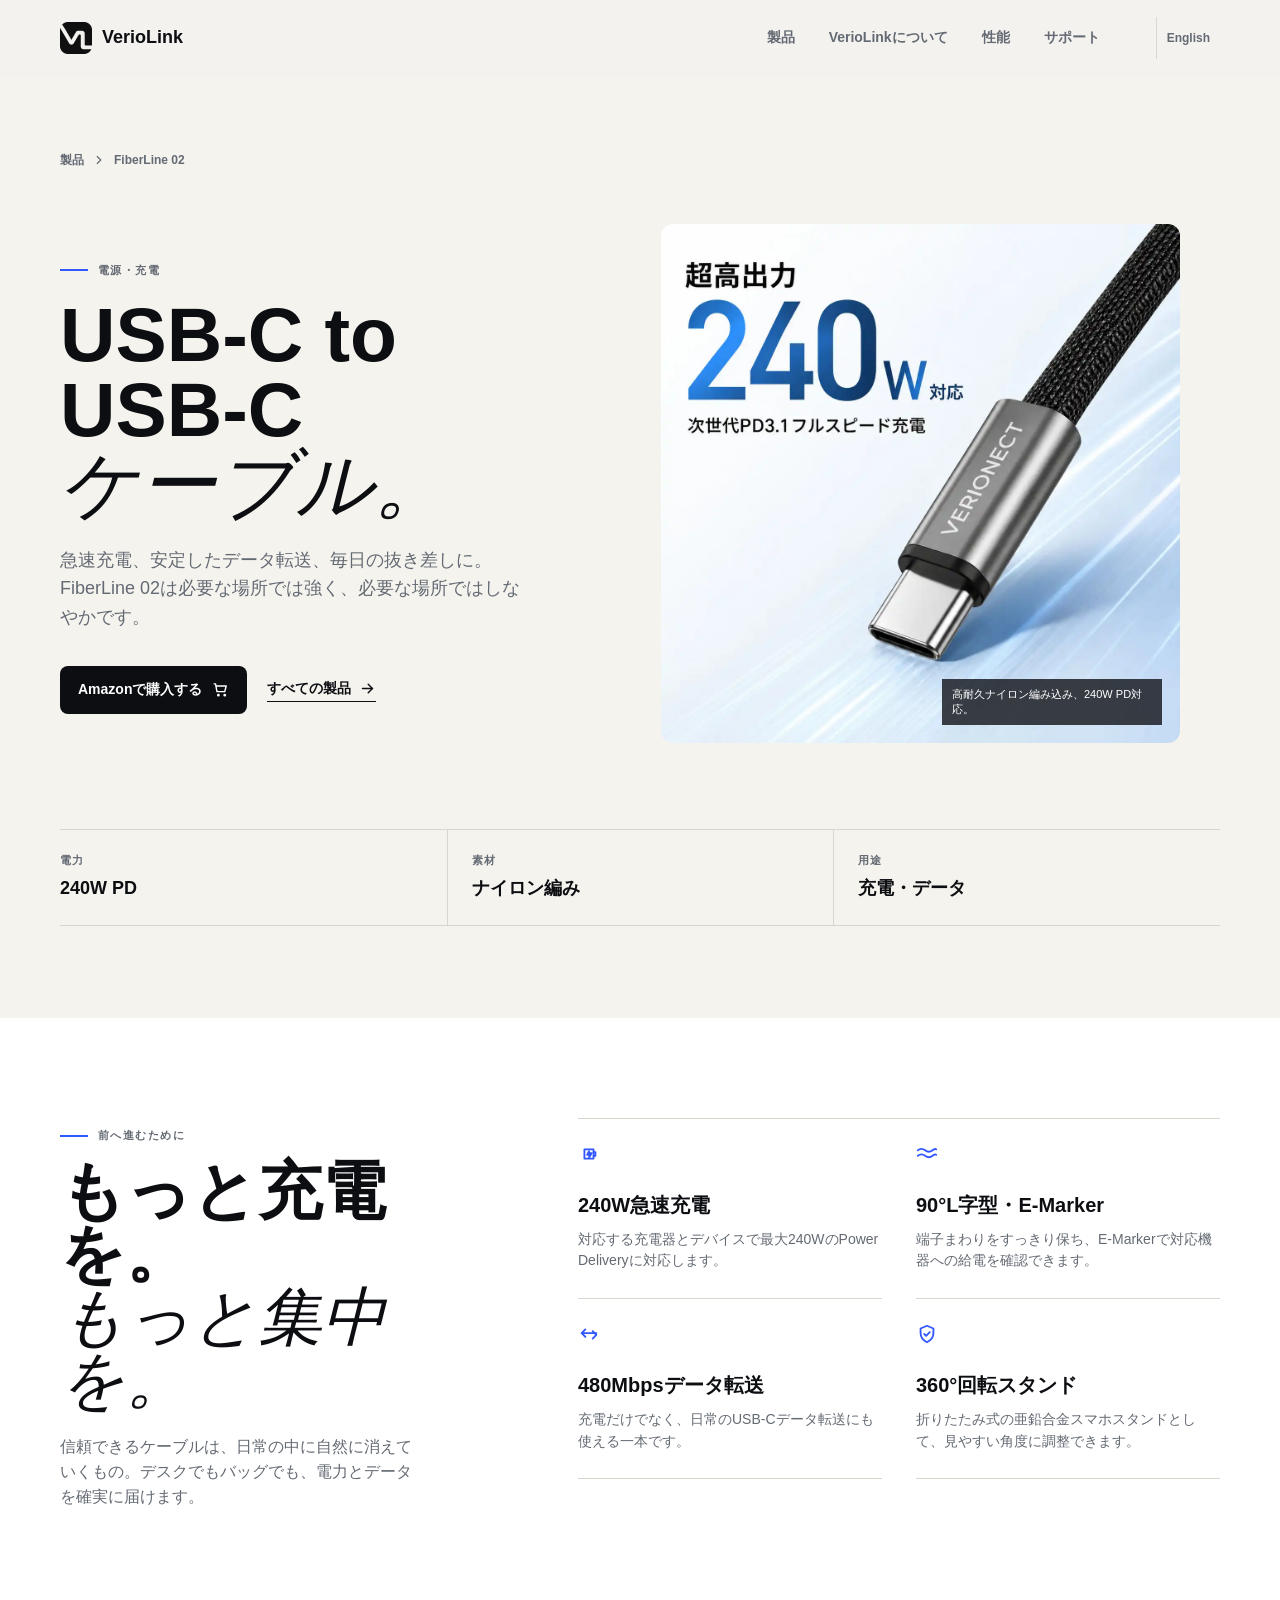
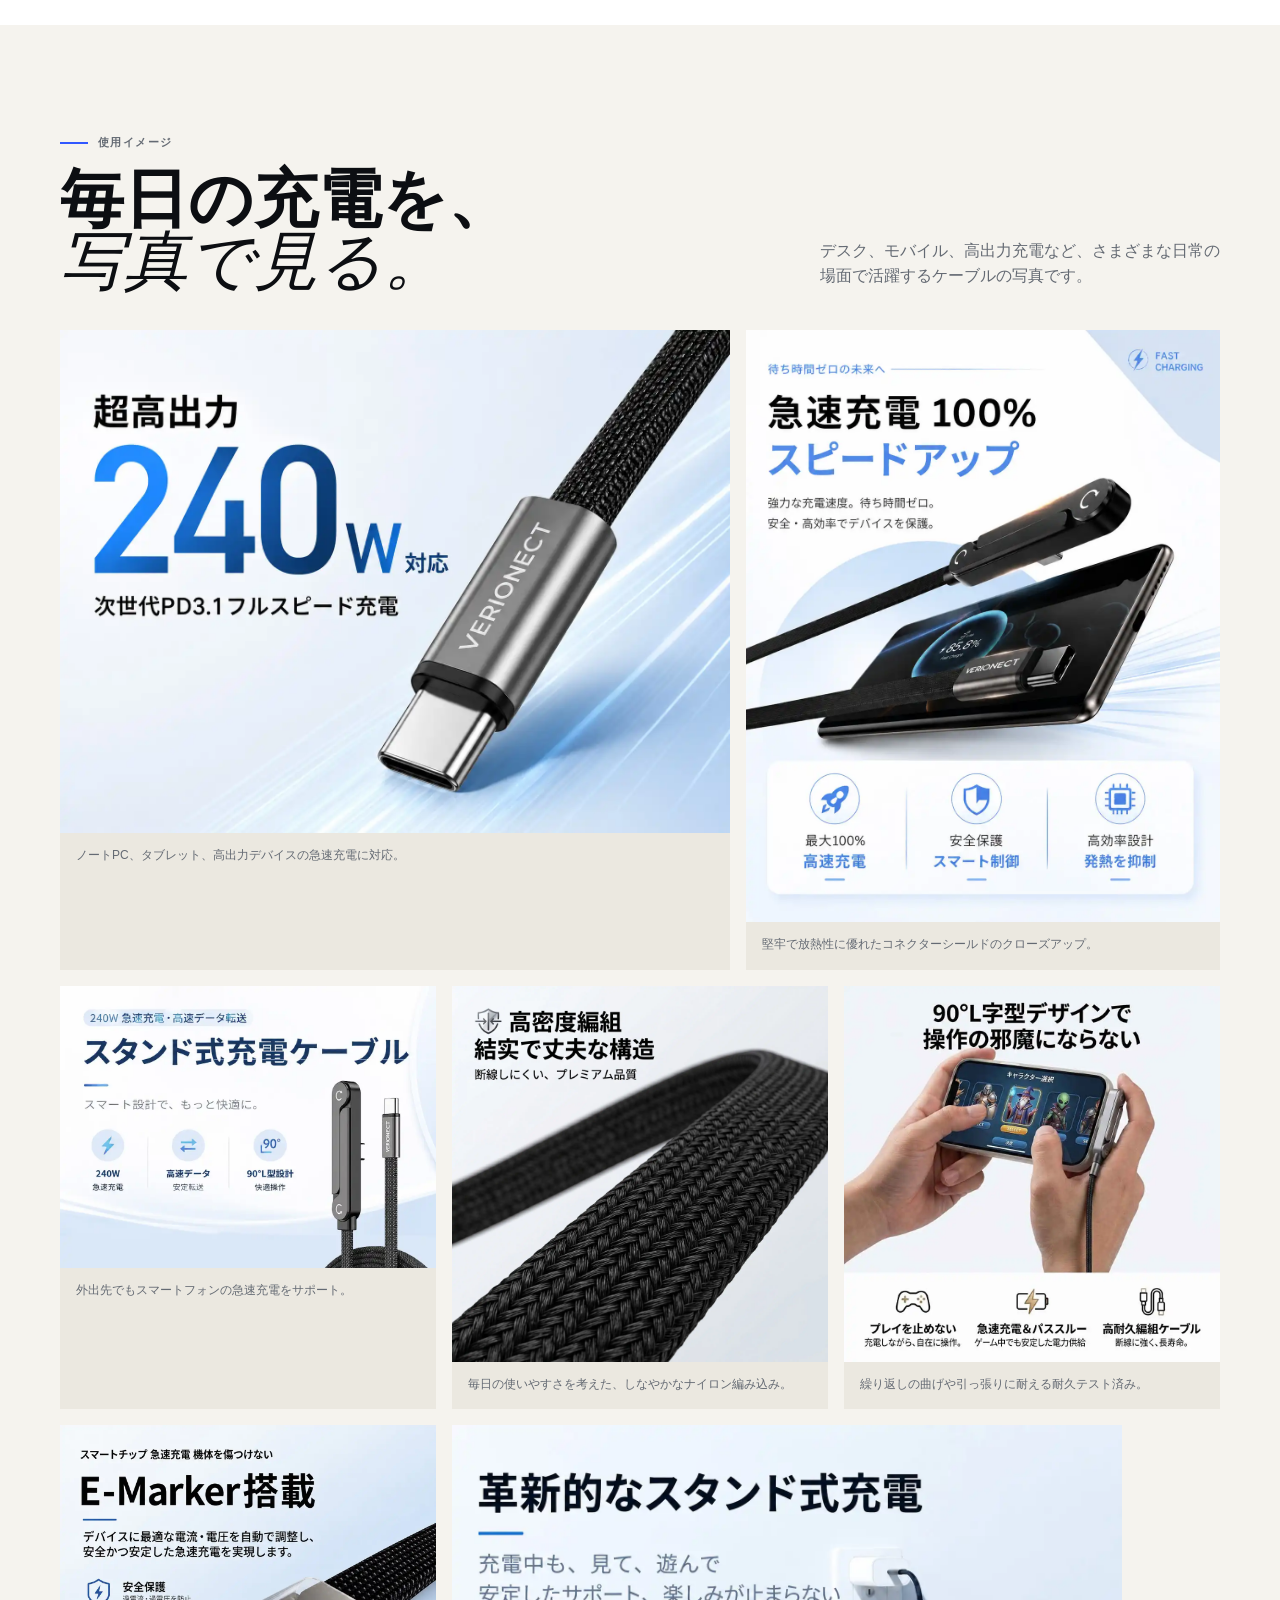
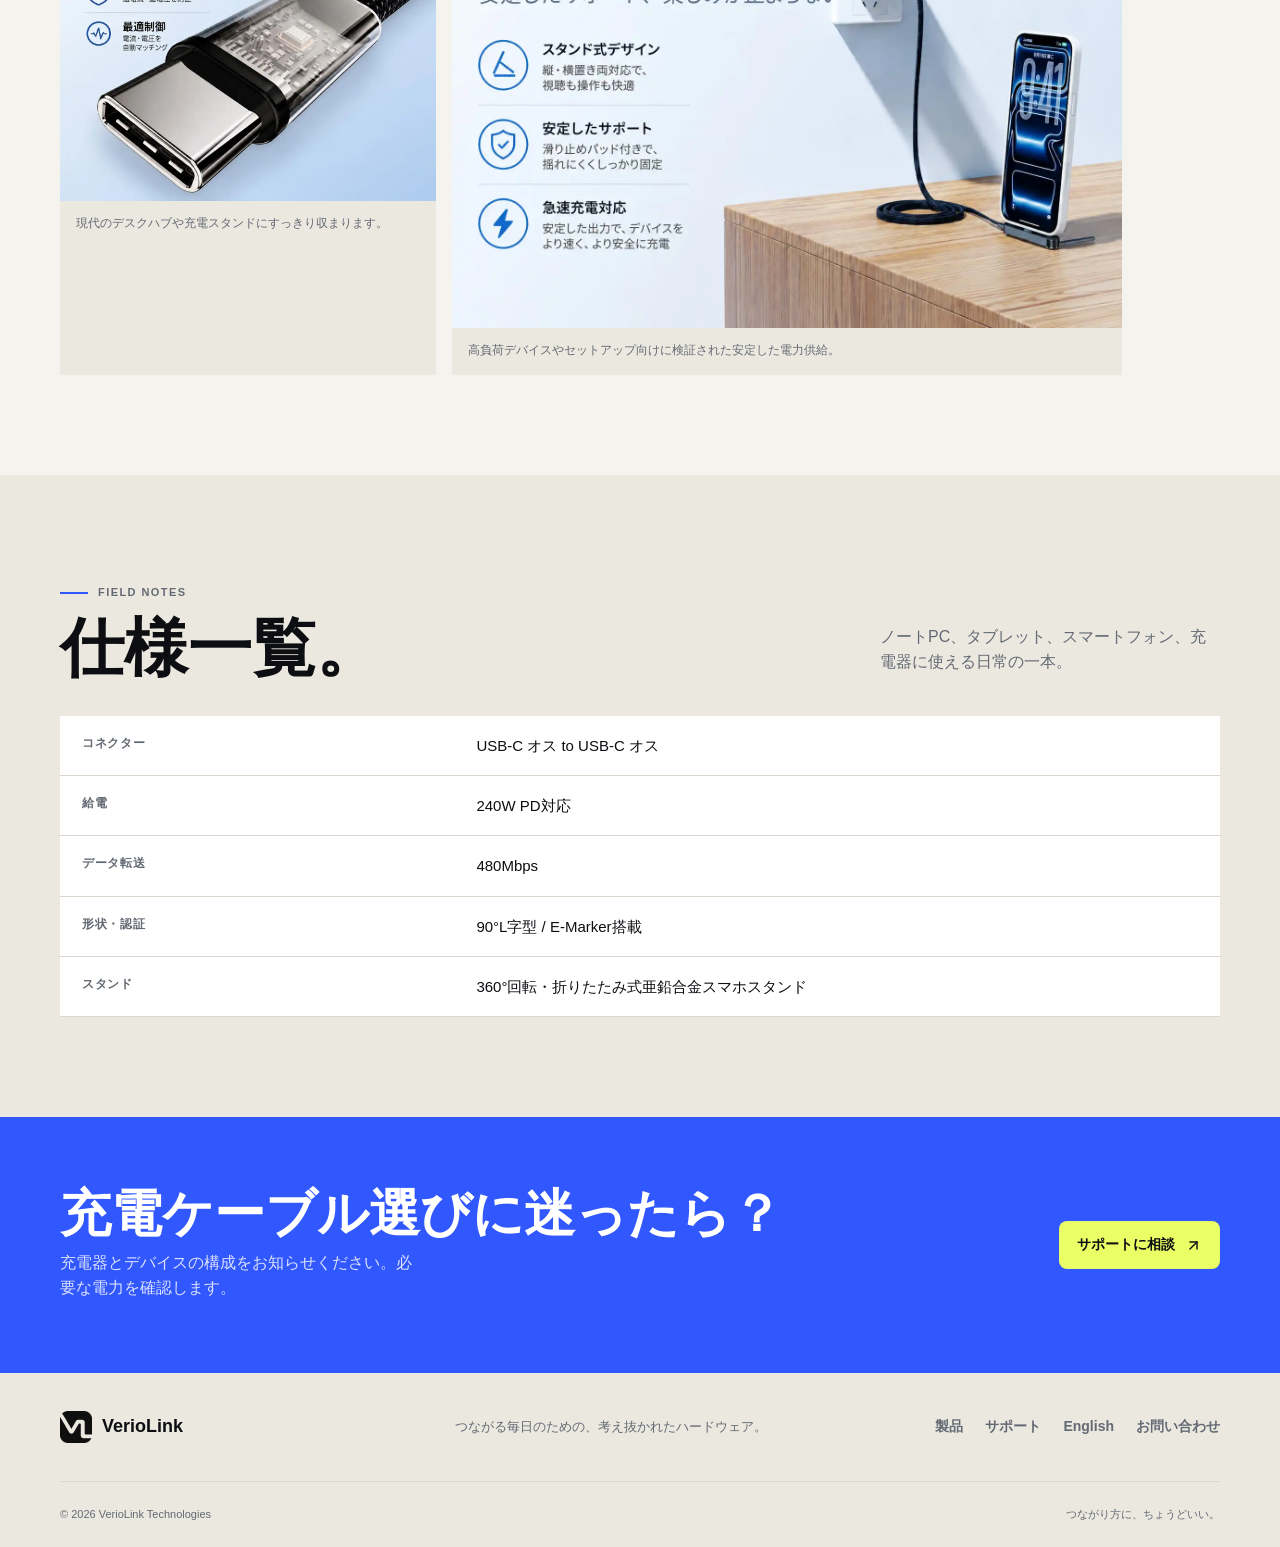
<file: jp/products/usb-c-to-usb-c-cable.html>
<!doctype html>
<html lang="ja"><head><meta charset="UTF-8" /><meta name="viewport" content="width=device-width, initial-scale=1" /><meta name="description" content="タイプC充電ケーブル FiberLine 02。スタンド付き、240W急速充電、PD対応、90°L字型、E-Marker搭載、480Mbpsデータ転送、360°回転・折りたたみ式亜鉛合金スマホスタンド、高耐久ナイロン編み。" /><meta property="og:type" content="product" /><meta property="og:site_name" content="べリオリンク (VerioLink)" /><meta property="og:title" content="タイプC充電ケーブル 240W | FiberLine 02 | べリオリンク" /><meta property="og:description" content="240W急速充電、90°L字型、E-Marker、480Mbps、360°回転・折りたたみ式スマホスタンド。" /><meta property="og:url" content="https://veriolink.com/jp/products/usb-c-to-usb-c-cable" /><title>タイプC充電ケーブル 240W | FiberLine 02 | べリオリンク</title><link rel="canonical" href="https://veriolink.com/jp/products/usb-c-to-usb-c-cable" /><link rel="alternate" hreflang="en" href="https://veriolink.com/products/usb-c-to-usb-c-cable" /><link rel="alternate" hreflang="ja" href="https://veriolink.com/jp/products/usb-c-to-usb-c-cable" /><link rel="stylesheet" href="../../styles.css" /><script type="application/ld+json">{"@context":"https://schema.org","@type":"Product","@id":"https://veriolink.com/jp/products/usb-c-to-usb-c-cable#product","name":"タイプC充電ケーブル 240W","alternateName":"FiberLine 02","brand":{"@type":"Brand","name":"べリオリンク","alternateName":"VerioLink"},"description":"スタンド付き、240W急速充電、PD対応、90°L字型、E-Marker搭載、480Mbpsデータ転送、360°回転・折りたたみ式亜鉛合金スマホスタンド、高耐久ナイロン編み。","category":"USB-C充電ケーブル","url":"https://veriolink.com/jp/products/usb-c-to-usb-c-cable","image":"https://veriolink.com/assets/products/fiberline-02/cover/ChatGPT%20Image%202026%E5%B9%B46%E6%9C%888%E6%97%A5%2014_14_41.webp","additionalProperty":[{"@type":"PropertyValue","name":"給電","value":"240W PD"},{"@type":"PropertyValue","name":"データ転送","value":"480Mbps"},{"@type":"PropertyValue","name":"スタンド","value":"360°回転・折りたたみ式亜鉛合金スマホスタンド"}]}</script></head>
<body class="product-page"><a class="skip-link" href="#main-content">本文へ移動</a><header class="site-header" data-header><div class="container nav-wrap"><a class="brand" href="../index.html" aria-label="VerioLink ホーム"><span class="brand-mark" aria-hidden="true"><span>V</span><span>L</span></span><span class="brand-name">VerioLink</span></a><nav class="main-nav" id="main-nav" aria-label="メインナビゲーション"><a href="../index.html#products">製品</a><a href="../index.html#why-veriolink">VerioLinkについて</a><a href="../index.html#specs">性能</a><a href="../index.html#support">サポート</a></nav><div class="nav-actions"><a class="language-switch" href="../../products/usb-c-to-usb-c-cable.html" lang="en">English</a><button class="icon-button menu-toggle" type="button" aria-label="メニューを開く" aria-controls="main-nav" aria-expanded="false" title="メニューを開く"><i data-lucide="menu" aria-hidden="true"></i></button></div></div></header><main id="main-content"><section class="product-detail-hero"><div class="container"><p class="product-breadcrumb"><a href="../index.html#products">製品</a><i data-lucide="chevron-right" aria-hidden="true"></i><span>FiberLine 02</span></p><div class="product-detail-grid"><div class="product-detail-copy reveal"><p class="eyebrow"><span class="eyebrow-line"></span> 電源・充電</p><h1>USB-C to USB-C<br /><em>ケーブル。</em></h1><p class="product-detail-intro">急速充電、安定したデータ転送、毎日の抜き差しに。FiberLine 02は必要な場所では強く、必要な場所ではしなやかです。</p><div class="product-detail-actions"><a class="button button-primary" href="https://www.amazon.co.jp/dp/B0H2WFZ11N" target="_blank" rel="noopener noreferrer">Amazonで購入する <i data-lucide="shopping-cart" aria-hidden="true"></i></a><a class="text-link" href="../index.html#products">すべての製品 <i data-lucide="arrow-right" aria-hidden="true"></i></a></div></div><figure class="detail-image reveal reveal-delay"><img src="../../assets/products/fiberline-02/cover/ChatGPT Image 2026年6月8日 14_14_41.webp" alt="しなやかなナイロン編み込みのFiberLine 02 USB-C to USB-C ケーブル" /><figcaption>高耐久ナイロン編み込み、240W PD対応。</figcaption></figure></div><div class="product-spec-strip reveal"><div class="product-spec"><span>電力</span><strong>240W PD</strong></div><div class="product-spec"><span>素材</span><strong>ナイロン編み</strong></div><div class="product-spec"><span>用途</span><strong>充電・データ</strong></div></div></div></section><section class="product-info-section"><div class="container product-info-grid"><div class="product-info-copy reveal"><p class="eyebrow"><span class="eyebrow-line"></span> 前へ進むために</p><h2>もっと充電を。<br /><em>もっと集中を。</em></h2><p>信頼できるケーブルは、日常の中に自然に消えていくもの。デスクでもバッグでも、電力とデータを確実に届けます。</p></div><div class="feature-list reveal reveal-delay"><article class="feature-item"><i data-lucide="battery-charging" aria-hidden="true"></i><h3>240W対応</h3><p>対応する充電器とデバイスで最大240WのPower Delivery。</p></article><article class="feature-item"><i data-lucide="waves" aria-hidden="true"></i><h3>しなやかな編み込み</h3><p>柔らかなナイロン編みがきれいに曲がり、絡まりを抑えます。</p></article><article class="feature-item"><i data-lucide="arrow-left-right" aria-hidden="true"></i><h3>電力とデータ</h3><p>充電と日常のUSB-Cデータ転送に対応する一本です。</p></article><article class="feature-item"><i data-lucide="shield-check" aria-hidden="true"></i><h3>強化された端部</h3><p>両端のストレインリリーフが繰り返しの使用を支えます。</p></article></div></div></section><section class="product-image-story"><div class="container"><div class="product-image-story-heading"><div><p class="eyebrow"><span class="eyebrow-line"></span> 使用イメージ</p><h2>毎日の充電を、<br /><em>写真で見る。</em></h2></div><p class="section-description">デスク、モバイル、高出力充電など、さまざまな日常の場面で活躍するケーブルの写真です。</p></div><div class="product-gallery"><figure class="gallery-item gallery-item--wide"><img src="../../assets/products/fiberline-02/details/ChatGPT Image 2026年6月10日 14_11_59.webp" alt="ノートPC、タブレット、高出力デバイスの急速充電に対応。" style="aspect-ratio: 1448 / 1086; object-fit: cover;" loading="lazy" /><figcaption>ノートPC、タブレット、高出力デバイスの急速充電に対応。</figcaption></figure><figure class="gallery-item gallery-item--tall"><img src="../../assets/products/fiberline-02/details/ChatGPT Image 2026年6月10日 14_02_59.webp" alt="堅牢で放熱性に優れたコネクターシールドのクローズアップ。" style="aspect-ratio: 1122 / 1402; object-fit: cover;" loading="lazy" /><figcaption>堅牢で放熱性に優れたコネクターシールドのクローズアップ。</figcaption></figure><figure class="gallery-item gallery-item--half"><img src="../../assets/products/fiberline-02/details/A+ .1.手机.webp" alt="外出先でもスマートフォンの急速充電をサポート。" style="aspect-ratio: 1068 / 801; object-fit: cover;" loading="lazy" /><figcaption>外出先でもスマートフォンの急速充電をサポート。</figcaption></figure><figure class="gallery-item gallery-item--half"><img src="../../assets/products/fiberline-02/details/Gemini_Generated_Image_rx4detrx4detrx4d.webp" alt="毎日の使いやすさを考えた、しなやかなナイロン編み込み。" style="aspect-ratio: 1 / 1; object-fit: cover;" loading="lazy" /><figcaption>毎日の使いやすさを考えた、しなやかなナイロン編み込み。</figcaption></figure><figure class="gallery-item gallery-item--half"><img src="../../assets/products/fiberline-02/details/Gemini_Generated_Image_vt4i4cvt4i4cvt4i.webp" alt="繰り返しの曲げや引っ張りに耐える耐久テスト済み。" style="aspect-ratio: 1 / 1; object-fit: cover;" loading="lazy" /><figcaption>繰り返しの曲げや引っ張りに耐える耐久テスト済み。</figcaption></figure><figure class="gallery-item gallery-item--half"><img src="../../assets/products/fiberline-02/details/ChatGPT Image 2026年6月9日 15_58_14.webp" alt="現代のデスクハブや充電スタンドにすっきり収まります。" style="aspect-ratio: 1 / 1; object-fit: cover;" loading="lazy" /><figcaption>現代のデスクハブや充電スタンドにすっきり収まります。</figcaption></figure><figure class="gallery-item gallery-item--wide"><img src="../../assets/products/fiberline-02/details/ChatGPT Image 2026年6月10日 14_26_07.webp" alt="高負荷デバイスやセットアップ向けに検証された安定した电力供給。" style="aspect-ratio: 1448 / 1086; object-fit: cover;" loading="lazy" /><figcaption>高負荷デバイスやセットアップ向けに検証された安定した電力供給。</figcaption></figure></div></div></section><section class="product-specs-section"><div class="container"><div class="product-specs-heading"><div><p class="eyebrow"><span class="eyebrow-line"></span> Field notes</p><h2>仕様一覧。</h2></div><p class="section-description">ノートPC、タブレット、スマートフォン、充電器に使える日常の一本。</p></div><table class="spec-table"><tbody><tr><th scope="row">コネクター</th><td>USB-C オス to USB-C オス</td></tr><tr><th scope="row">給電</th><td>対応機器で最大240W</td></tr><tr><th scope="row">データ</th><td>480Mbps</td></tr><tr><th scope="row">外装</th><td>ソフトタッチ仕上げのナイロン編み</td></tr><tr><th scope="row">長さ</th><td>1.5 m</td></tr></tbody></table></div></section><section class="product-support"><div class="container product-support-inner"><div><h2>充電ケーブル選びに迷ったら？</h2><p>充電器とデバイスの構成をお知らせください。必要な電力を確認します。</p></div><a class="button button-light" href="mailto:veriolink655@gmail.com?subject=FiberLine%2002%20%E3%82%B5%E3%83%9D%E3%83%BC%E3%83%88">サポートに相談 <i data-lucide="arrow-up-right" aria-hidden="true"></i></a></div></section></main><footer class="site-footer product-footer"><div class="container footer-top"><a class="brand footer-brand" href="../index.html" aria-label="VerioLink ホーム"><span class="brand-mark" aria-hidden="true"><span>V</span><span>L</span></span><span class="brand-name">VerioLink</span></a><p>つながる毎日のための、考え抜かれたハードウェア。</p><div class="footer-links"><a href="../index.html#products">製品</a><a href="../index.html#support">サポート</a><a href="../../products/usb-c-to-usb-c-cable.html" lang="en">English</a><a href="mailto:veriolink655@gmail.com">お問い合わせ</a></div></div><div class="container footer-bottom"><span>© <span data-year></span> VerioLink Technologies</span><span>つながり方に、ちょうどいい。</span></div></footer><script src="../../icons.js" defer></script><script src="../../app.js" defer></script></body></html>
</file>
<file: styles.css>
:root {
  --ink: #0c0e12;
  --muted-ink: #646a73;
  --paper: #f5f3ee;
  --paper-deep: #ebe8e0;
  --white: #ffffff;
  --line: #d9d6ce;
  --blue: #3157ff;
  --blue-dark: #2038ad;
  --lime: #e9ff65;
  --coral: #ff735f;
  --teal: #bde8de;
  --serif: Georgia, 'Times New Roman', serif;
  --sans: Arial, 'Helvetica Neue', sans-serif;
  --display: 'Arial Narrow', Arial, sans-serif;
  --radius: 8px;
  --shadow-soft: 0 20px 55px rgba(12, 14, 18, 0.09);
  --shadow-card: 0 10px 26px rgba(12, 14, 18, 0.08);
}

* { box-sizing: border-box; }
html { scroll-behavior: smooth; }
body { margin: 0; background: var(--paper); color: var(--ink); font-family: var(--sans); font-size: 16px; line-height: 1.55; overflow-x: hidden; }
html[lang="ja"] body { font-family: "Hiragino Kaku Gothic ProN", "Yu Gothic", Meiryo, var(--sans); }
button, input { font: inherit; }
button, a { -webkit-tap-highlight-color: transparent; }
a { color: inherit; text-decoration: none; }
button { border: 0; cursor: pointer; }
button:focus-visible, a:focus-visible, input:focus-visible, summary:focus-visible { outline: 3px solid var(--blue); outline-offset: 4px; }
.container { width: min(1160px, calc(100% - 48px)); margin: 0 auto; }
.section-pad { padding: 120px 0; }
.skip-link { position: fixed; left: 16px; top: 12px; z-index: 1000; padding: 10px 14px; background: var(--lime); transform: translateY(-150%); transition: transform 180ms ease; }
.skip-link:focus { transform: translateY(0); }

.announcement { min-height: 34px; display: flex; align-items: center; justify-content: center; gap: 16px; padding: 5px 48px; background: var(--ink); color: var(--white); font-size: 12px; letter-spacing: .04em; position: relative; }
.announcement p { margin: 0; }
.announcement span { color: var(--lime); margin: 0 7px; }
.announcement-close { position: absolute; right: 18px; top: 7px; width: 24px; height: 24px; background: transparent; color: var(--white); display: grid; place-items: center; }
.announcement-close svg { width: 14px; height: 14px; }

.site-header { background: rgba(245, 243, 238, .94); border-bottom: 1px solid transparent; position: sticky; top: 0; z-index: 50; transition: box-shadow 220ms ease, border-color 220ms ease; }
.site-header.is-scrolled { border-color: var(--line); box-shadow: 0 4px 20px rgba(12, 14, 18, .05); }
.nav-wrap { min-height: 76px; display: flex; align-items: center; justify-content: space-between; gap: 24px; }
.brand { display: inline-flex; align-items: center; gap: 10px; flex-shrink: 0; }
.brand-mark { width: 28px; height: 28px; display: grid; grid-template-columns: 1fr 1fr; background: var(--ink); color: var(--lime); font-family: var(--display); font-size: 11px; font-weight: 700; line-height: 1; transform: skew(-9deg); overflow: hidden; }
.brand-mark span { display: grid; place-items: center; transform: skew(9deg); }
.brand-mark span + span { color: var(--ink); background: var(--lime); }
.brand-mark.brand-logo { width: 32px; height: 32px; display: block; background: transparent; transform: none; overflow: visible; object-fit: contain; }
.brand-name { font-family: var(--display); font-size: 18px; font-weight: 700; letter-spacing: 0; }
.main-nav { display: flex; align-items: center; gap: 34px; margin-left: auto; margin-right: 32px; }
.main-nav a, .footer-links a, .footer-bottom a { color: var(--muted-ink); font-size: 14px; font-weight: 700; transition: color 180ms ease; }
.main-nav a:hover, .footer-links a:hover, .footer-bottom a:hover { color: var(--ink); }
.nav-actions { display: flex; align-items: center; gap: 7px; }
.language-switch { min-height: 42px; padding: 8px 10px; display: inline-flex; align-items: center; color: var(--muted-ink); font-size: 12px; font-weight: 800; border-left: 1px solid var(--line); transition: color 180ms ease; }
.language-switch:hover { color: var(--blue); }
.icon-button { width: 42px; height: 42px; border-radius: 50%; display: grid; place-items: center; background: transparent; color: var(--ink); position: relative; transition: background 180ms ease, transform 180ms ease; }
.icon-button:hover { background: var(--paper-deep); transform: translateY(-1px); }
.icon-button svg { width: 19px; height: 19px; stroke-width: 1.8; }
.menu-toggle { display: none; }
.search-panel { max-height: 0; overflow: hidden; background: var(--white); transition: max-height 240ms ease; }
.search-panel.is-open { max-height: 124px; border-top: 1px solid var(--line); }
.search-panel-inner { padding: 20px 0; display: grid; gap: 8px; }
.search-panel label { font-size: 12px; font-weight: 800; letter-spacing: .08em; text-transform: uppercase; }
.search-input-wrap { display: flex; align-items: center; gap: 10px; border-bottom: 1px solid var(--ink); }
.search-input-wrap svg { width: 18px; color: var(--blue); }
.search-input-wrap input { width: 100%; border: 0; padding: 6px 0 10px; background: transparent; color: var(--ink); outline: none; }
.search-input-wrap input::placeholder { color: #999b9e; }
.search-close { background: none; color: var(--muted-ink); padding: 4px; }
.search-close svg { width: 17px; }

.hero { position: relative; isolation: isolate; overflow: hidden; padding: 84px 0 38px; min-height: 690px; display: flex; flex-direction: column; justify-content: space-between; }
.threads-canvas { position: absolute; inset: 0; z-index: -1; width: 100%; height: 100%; pointer-events: none; }
.hero > .container { position: relative; z-index: 1; }
.hero-grid { display: grid; grid-template-columns: minmax(0, .86fr) minmax(0, 1.14fr); gap: clamp(38px, 5vw, 72px); align-items: center; flex: 1; }
.hero-copy { position: relative; z-index: 2; min-width: 0; padding-right: clamp(0px, 1vw, 16px); }
.eyebrow { display: flex; align-items: center; gap: 10px; color: var(--muted-ink); font-size: 11px; font-weight: 800; letter-spacing: .13em; line-height: 1.2; text-transform: uppercase; }
.eyebrow-line { width: 28px; height: 2px; display: inline-block; background: var(--blue); }
.hero h1, h2 { margin: 24px 0 22px; font-family: var(--display); font-weight: 700; letter-spacing: 0; line-height: .98; }
.hero h1 { font-size: clamp(58px, 7vw, 98px); }
.hero h1 em, h2 em { font-family: var(--serif); font-weight: 400; letter-spacing: 0; }
.hero-intro { max-width: 440px; color: var(--muted-ink); font-size: 18px; line-height: 1.55; }
.hero-actions { display: flex; align-items: center; gap: 28px; margin-top: 34px; }
.button { min-height: 48px; padding: 12px 18px; display: inline-flex; align-items: center; justify-content: center; gap: 10px; border-radius: var(--radius); font-size: 14px; font-weight: 800; transition: transform 180ms ease, background 180ms ease, color 180ms ease, box-shadow 180ms ease; }
.button svg, .text-link svg { width: 17px; height: 17px; }
.button:hover { transform: translateY(-2px); box-shadow: 0 8px 18px rgba(12, 14, 18, .12); }
.button:active, .add-button:active { transform: scale(.96); }
.button-primary { background: var(--ink); color: var(--white); }
.button-primary:hover { background: var(--blue); }
.button-light { background: var(--lime); color: var(--ink); }
.button-light:hover { background: var(--white); }
.text-link { display: inline-flex; align-items: center; gap: 8px; border-bottom: 1px solid currentColor; padding-bottom: 2px; color: var(--ink); font-size: 14px; font-weight: 800; transition: gap 180ms ease, color 180ms ease; }
.text-link:hover { gap: 12px; color: var(--blue); }
.hero-proof { display: flex; align-items: center; gap: 12px; margin-top: 58px; }
.proof-avatars { display: flex; }
.proof-avatars span { width: 28px; height: 28px; display: grid; place-items: center; border: 2px solid var(--paper); margin-left: -7px; border-radius: 50%; color: var(--white); font-family: var(--display); font-size: 10px; font-weight: 700; }
.proof-avatars span:first-child { margin-left: 0; background: var(--blue); }
.proof-avatars span:nth-child(2) { background: var(--coral); }
.proof-avatars span:nth-child(3) { background: var(--ink); color: var(--lime); }
.hero-proof p { margin: 0; color: var(--muted-ink); font-size: 12px; }
.hero-proof strong { color: var(--ink); }

.hero-visual { min-width: 0; min-height: 500px; position: relative; z-index: 1; background: var(--paper-deep); overflow: hidden; }
.product-stage-grid { position: absolute; inset: 34px; opacity: .5; border: 1px solid rgba(12, 14, 18, .13); }
.product-stage-grid::before, .product-stage-grid::after { content: ''; position: absolute; background: rgba(12, 14, 18, .13); }
.product-stage-grid::before { top: 25%; bottom: 25%; left: 50%; width: 1px; }
.product-stage-grid::after { left: 25%; right: 25%; top: 50%; height: 1px; }
.adapter-shadow { position: absolute; width: 370px; height: 94px; top: 300px; left: 50%; transform: translateX(-50%) rotate(-11deg); background: rgba(12, 14, 18, .18); filter: blur(20px); border-radius: 50%; }
.adapter-body { width: 290px; height: 132px; position: absolute; top: 236px; left: 50%; transform: translateX(-47%) rotate(-11deg); background: #d8d8d5; border: 1px solid #b8b7b2; box-shadow: inset 0 1px 0 #fff, 0 16px 30px rgba(12, 14, 18, .16); }
.adapter-body::before { content: ''; position: absolute; left: -11px; top: 7px; width: 14px; height: 118px; background: #b6b7b5; border: 1px solid #969895; }
.adapter-body::after { content: ''; position: absolute; right: -11px; top: 7px; width: 14px; height: 118px; background: #a7a7a3; border: 1px solid #8f908b; }
.adapter-label { position: absolute; left: 30px; top: 20px; color: #60615e; font-family: var(--display); font-size: 10px; letter-spacing: .13em; }
.adapter-surface { position: absolute; top: 47px; left: 28px; width: 110px; height: 2px; background: #bdc0bd; }
.adapter-port { position: absolute; right: 29px; top: 47px; width: 40px; height: 28px; border: 2px solid #989995; background: #60615e; display: grid; place-items: center; }
.adapter-port span { width: 17px; height: 10px; border: 1px solid #c5c7c2; border-radius: 6px; }
.adapter-seam { position: absolute; bottom: 20px; left: 28px; right: 28px; border-bottom: 1px solid #b7b8b3; }
.adapter-cable { width: 220px; height: 24px; position: absolute; top: 286px; background: #101115; border: 2px solid #272a2e; border-radius: 20px; }
.cable-left { left: 40px; transform: rotate(-28deg); }
.cable-right { right: 14px; transform: rotate(23deg); }
.cable-tip { position: absolute; top: -3px; width: 48px; height: 27px; border-radius: 5px; background: #9ea09c; border: 1px solid #777975; }
.cable-left .cable-tip { left: -36px; }
.cable-right .cable-tip { right: -36px; }
.hdmi-tip { width: 62px; background: #646766; border-radius: 3px 10px 10px 3px; }
.hdmi-tip::after { content: ''; position: absolute; right: 7px; top: 6px; width: 13px; height: 11px; border: 1px solid #303330; }
.usb-tip::after { content: ''; position: absolute; left: 9px; top: 7px; width: 14px; height: 9px; border: 1px solid #303330; border-radius: 6px; }
.hero-note { position: absolute; z-index: 2; display: flex; align-items: center; gap: 8px; padding: 8px 10px; background: var(--white); box-shadow: var(--shadow-card); color: var(--ink); font-size: 11px; font-weight: 800; letter-spacing: .03em; }
.note-top { top: 56px; right: 38px; }
.note-bottom { bottom: 62px; left: 32px; }
.note-dot { width: 7px; height: 7px; border-radius: 50%; background: var(--blue); }
.note-dot.accent { background: var(--coral); }
.stage-caption { position: absolute; bottom: 22px; right: 28px; display: flex; align-items: center; gap: 7px; color: var(--muted-ink); font-family: var(--display); font-size: 10px; letter-spacing: .15em; }
.stage-caption svg { width: 14px; }
.hero-product-photo { position: absolute; inset: 0; background: #dce8f0; }
.hero-product-photo img { width: 100%; height: 100%; display: block; object-fit: cover; object-position: center 44%; }
.product-art-image::before { display: none; }
.product-art-image > img { width: 100%; height: 100%; display: block; object-fit: cover; object-position: center 42%; }
.product-art-image .art-label { z-index: 2; padding: 5px 7px; background: rgba(245, 243, 238, .78); }
.hero-footline { display: flex; justify-content: space-between; padding-top: 42px; color: var(--muted-ink); font-size: 11px; font-weight: 800; letter-spacing: .09em; text-transform: uppercase; }
.scroll-cue { display: inline-flex; align-items: center; gap: 9px; }
.scroll-cue span { width: 7px; height: 7px; border-radius: 50%; background: var(--blue); }

.signal-bar { background: var(--ink); color: var(--white); }
.signal-grid { min-height: 132px; display: grid; grid-template-columns: repeat(3, 1fr) 1fr; align-items: center; gap: 24px; }
.signal-item { display: flex; align-items: center; gap: 13px; }
.signal-item > svg { width: 21px; height: 21px; color: var(--lime); stroke-width: 1.7; }
.signal-item span { display: grid; gap: 2px; }
.signal-item strong { font-family: var(--display); font-size: 13px; }
.signal-item small { color: #aeb0b6; font-size: 11px; }
.signal-stat { display: flex; align-items: center; justify-content: flex-end; gap: 12px; color: #aeb0b6; font-size: 11px; line-height: 1.25; text-transform: uppercase; letter-spacing: .08em; }
.signal-stat strong { color: var(--coral); font-family: var(--serif); font-size: 42px; font-weight: 400; line-height: 1; }

.section-heading { display: flex; justify-content: space-between; gap: 50px; align-items: end; margin-bottom: 54px; }
h2 { font-size: clamp(44px, 5vw, 72px); }
.section-heading h2, .performance h2, .support h2, .newsletter h2 { margin-bottom: 0; }
.section-description { max-width: 340px; margin: 0 0 5px; color: var(--muted-ink); font-size: 16px; }
.collection-toolbar { display: flex; align-items: center; justify-content: space-between; gap: 20px; margin-bottom: 26px; border-bottom: 1px solid var(--line); }
.filter-list { display: flex; gap: 24px; flex-wrap: wrap; }
.filter-button { min-height: 44px; padding: 8px 0; position: relative; background: transparent; color: var(--muted-ink); font-size: 13px; font-weight: 800; }
.filter-button::after { content: ''; position: absolute; left: 0; right: 0; bottom: -1px; height: 2px; background: transparent; }
.filter-button:hover, .filter-button.is-active { color: var(--ink); }
.filter-button.is-active::after { background: var(--blue); }
.product-total { color: var(--muted-ink); font-size: 11px; font-weight: 800; letter-spacing: .08em; text-transform: uppercase; }
.product-grid { display: grid; grid-template-columns: repeat(4, 1fr); gap: 16px; }
.product-card { min-width: 0; background: var(--white); border: 1px solid transparent; transition: transform 220ms ease, box-shadow 220ms ease, border-color 220ms ease; }
.product-card:hover { border-color: var(--line); box-shadow: var(--shadow-card); transform: translateY(-5px); }
.product-card.is-hidden { display: none; }
.product-art { height: 280px; position: relative; overflow: hidden; background: var(--paper-deep); }
.product-art::before { content: ''; position: absolute; width: 190px; height: 190px; top: 40px; left: 50%; transform: translateX(-50%); border: 1px solid rgba(12, 14, 18, .12); border-radius: 50%; }
.art-adapter { background: var(--teal); }
.art-cable { background: #e9e3dc; }
.art-network { background: #dbe2ff; }
.art-bridge { background: #f8d9cb; }
.art-tag { position: absolute; top: 14px; left: 14px; z-index: 2; padding: 5px 8px; background: var(--lime); color: var(--ink); font-size: 10px; font-weight: 800; letter-spacing: .08em; text-transform: uppercase; }
.new-tag { background: var(--white); }
.art-label { position: absolute; bottom: 18px; left: 18px; color: rgba(12, 14, 18, .5); font-family: var(--display); font-size: 10px; font-weight: 700; letter-spacing: .12em; }
.art-label b { color: var(--ink); font-weight: 700; }
.mini-adapter { width: 136px; height: 67px; position: absolute; top: 111px; left: 50%; transform: translateX(-50%) rotate(-13deg); background: #caccc7; border: 1px solid #a7aaa5; box-shadow: 14px 17px 0 rgba(12, 14, 18, .1); }
.mini-adapter::before { content: ''; position: absolute; left: -9px; top: 4px; width: 10px; height: 58px; background: #a4a8a4; }
.mini-adapter span { position: absolute; right: 15px; top: 19px; width: 24px; height: 18px; border: 2px solid #838783; background: #565a57; }
.mini-cable { position: absolute; width: 104px; height: 15px; border: 4px solid var(--ink); border-radius: 30px; }
.cable-one { top: 142px; left: 15px; transform: rotate(-28deg); }
.cable-two { right: -1px; top: 148px; transform: rotate(31deg); }
.woven-cable { position: absolute; width: 140px; height: 230px; top: 25px; left: 56px; transform: rotate(34deg); border: 12px solid var(--ink); border-radius: 70px 70px 55px 55px; box-shadow: inset 0 0 0 2px #42443e; }
.woven-cable::before { content: ''; position: absolute; left: -10px; bottom: -8px; width: 20px; height: 50px; background: #979893; border-radius: 5px; }
.woven-cable::after { content: ''; position: absolute; right: -10px; top: -10px; width: 20px; height: 50px; background: #979893; border-radius: 5px; }
.cable-knot { position: absolute; right: 34px; bottom: 72px; width: 40px; height: 40px; border: 5px solid var(--coral); border-radius: 50%; }
.network-body { width: 143px; height: 84px; position: absolute; top: 98px; left: 50%; transform: translateX(-50%) rotate(-8deg); background: #d2d4cf; border: 1px solid #aeb0ad; box-shadow: 13px 17px 0 rgba(12, 14, 18, .1); }
.network-port { position: absolute; left: 18px; top: 21px; width: 42px; height: 32px; background: #656a69; border: 2px solid #969a96; }
.network-port::after { content: ''; position: absolute; left: 7px; right: 7px; top: 7px; height: 12px; border: 1px solid #c6cac3; }
.network-light { position: absolute; right: 19px; top: 24px; width: 7px; height: 7px; border-radius: 50%; background: #6eecaa; box-shadow: 0 0 0 4px rgba(110, 236, 170, .18); }
.network-line { position: absolute; right: 18px; bottom: 18px; width: 30px; border-bottom: 2px solid #b3b5b1; }
.network-cord { position: absolute; top: 151px; left: 50%; width: 205px; height: 24px; transform: translateX(5px) rotate(26deg); border: 6px solid var(--ink); border-left: 0; border-radius: 0 30px 30px 0; }
.bridge-body { width: 132px; height: 59px; position: absolute; top: 114px; left: 50%; transform: translateX(-50%) rotate(18deg); background: #c7c8c4; border: 1px solid #a0a19c; box-shadow: 12px 15px 0 rgba(12, 14, 18, .1); }
.bridge-body::before { content: ''; position: absolute; top: 7px; bottom: 7px; left: 51%; border-left: 1px solid #a8aaa5; }
.bridge-usb-a, .bridge-usb-c { position: absolute; top: 17px; height: 25px; width: 32px; background: #606360; border: 2px solid #8b8d88; }
.bridge-usb-a { left: -24px; border-radius: 4px 0 0 4px; }
.bridge-usb-c { right: -20px; border-radius: 0 9px 9px 0; }
.bridge-usb-a::after, .bridge-usb-c::after { content: ''; position: absolute; left: 6px; right: 6px; top: 7px; border-top: 1px solid #bec1bc; }
.bridge-shadow { position: absolute; width: 160px; height: 22px; left: 50%; top: 185px; transform: translateX(-40%); background: rgba(12, 14, 18, .16); filter: blur(10px); border-radius: 50%; }
.product-card-body { padding: 20px 18px 18px; }
.product-meta { display: flex; justify-content: space-between; gap: 8px; color: var(--muted-ink); font-size: 10px; font-weight: 800; letter-spacing: .06em; text-transform: uppercase; }
.product-meta p { margin: 0; color: var(--blue); }
.product-meta span { text-align: right; }
.product-card h3 { margin: 12px 0 7px; font-family: var(--display); font-size: 17px; letter-spacing: 0; line-height: 1.2; }
.product-desc { min-height: 65px; margin: 0; color: var(--muted-ink); font-size: 13px; line-height: 1.45; }
.product-bottom { display: flex; align-items: center; justify-content: space-between; gap: 10px; margin-top: 15px; }
.product-status { color: var(--muted-ink); font-family: var(--display); font-size: 11px; font-weight: 700; letter-spacing: .04em; text-transform: uppercase; }
.product-link { min-height: 42px; padding: 9px 11px; display: inline-flex; align-items: center; gap: 7px; background: var(--ink); color: var(--white); border-radius: var(--radius); font-size: 12px; font-weight: 800; transition: background 180ms ease, transform 180ms ease; }
.product-link:hover { background: var(--blue); transform: translateY(-2px); }
.product-link svg { width: 15px; height: 15px; }
.empty-products { padding: 70px 20px; text-align: center; color: var(--muted-ink); }
.empty-products > svg { width: 32px; color: var(--blue); }
.empty-products p { margin: 12px 0 18px; }

.performance { background: var(--ink); color: var(--white); }
.performance-grid { display: grid; grid-template-columns: .8fr 1.2fr; gap: 90px; align-items: center; }
.eyebrow-light { color: #aeb0b6; }
.eyebrow-light .eyebrow-line { background: var(--coral); }
.performance h2 { color: var(--white); }
.performance-copy > p:not(.eyebrow) { max-width: 385px; margin: 27px 0 31px; color: #b9bbc2; font-size: 16px; }
.spec-board { background: #171a20; border: 1px solid #333840; padding: 22px; }
.board-top, .board-foot { display: flex; align-items: center; justify-content: space-between; color: #797d86; font-size: 10px; font-weight: 800; letter-spacing: .1em; }
.board-live { display: flex; align-items: center; gap: 7px; color: var(--lime); }
.board-live i { width: 6px; height: 6px; background: var(--lime); border-radius: 50%; }
.board-main { min-height: 330px; display: grid; grid-template-columns: 1fr 1fr; align-items: center; gap: 32px; border-top: 1px solid #333840; border-bottom: 1px solid #333840; margin: 19px 0; padding: 25px 0; }
.board-object { width: 230px; height: 230px; position: relative; margin: auto; display: grid; place-items: center; border: 1px solid #49505a; border-radius: 50%; }
.board-object::before, .board-object::after { content: ''; position: absolute; width: 72%; height: 72%; border: 1px dashed #49505a; border-radius: 50%; }
.board-object::after { width: 43%; height: 43%; border-style: solid; border-color: var(--coral); }
.board-ring { width: 52%; height: 52%; border: 1px solid var(--lime); border-radius: 50%; position: absolute; }
.board-core { width: 23%; height: 23%; background: var(--lime); border-radius: 50%; position: absolute; box-shadow: 0 0 25px rgba(233, 255, 101, .22); }
.board-mark { position: absolute; font-family: var(--display); font-size: 12px; font-weight: 800; letter-spacing: .08em; }
.board-data { display: grid; gap: 21px; }
.board-data > div { display: grid; gap: 2px; }
.board-data span { color: #797d86; font-size: 11px; }
.board-data strong { color: var(--white); font-family: var(--display); font-size: 15px; font-weight: 600; }
.board-foot { color: #b9bbc2; letter-spacing: .02em; text-transform: none; }

.why { background: var(--paper); }
.principles-grid { display: grid; grid-template-columns: repeat(3, 1fr); border-top: 1px solid var(--line); }
.principle { min-height: 315px; position: relative; padding: 28px 34px 20px 0; border-bottom: 1px solid var(--line); }
.principle + .principle { padding-left: 34px; border-left: 1px solid var(--line); }
.principle-number { display: block; margin-bottom: 46px; color: var(--blue); font-family: var(--display); font-size: 12px; font-weight: 800; }
.principle > svg { position: absolute; top: 28px; right: 26px; width: 21px; color: var(--coral); stroke-width: 1.7; }
.principle h3 { margin: 0 0 12px; font-family: var(--display); font-size: 22px; letter-spacing: 0; }
.principle p { max-width: 280px; min-height: 75px; margin: 0 0 19px; color: var(--muted-ink); font-size: 14px; }

.support { background: var(--white); }
.support-grid { display: grid; grid-template-columns: .8fr 1.2fr; gap: 90px; align-items: start; }
.support-intro > p:not(.eyebrow) { max-width: 310px; margin: 26px 0 30px; color: var(--muted-ink); }
.faq-list { border-top: 1px solid var(--line); }
.faq-list details { border-bottom: 1px solid var(--line); }
.faq-list summary { min-height: 66px; padding: 18px 2px; display: flex; align-items: center; justify-content: space-between; gap: 20px; cursor: pointer; list-style: none; font-family: var(--display); font-size: 17px; font-weight: 600; }
.faq-list summary::-webkit-details-marker { display: none; }
.faq-list summary svg { width: 18px; flex: 0 0 auto; color: var(--blue); transition: transform 180ms ease; }
.faq-list details[open] summary svg { transform: rotate(45deg); }
.faq-list details p { max-width: 600px; margin: -3px 36px 22px 2px; color: var(--muted-ink); font-size: 14px; }

.newsletter { padding: 82px 0; background: var(--blue); color: var(--white); }
.newsletter-inner { display: grid; grid-template-columns: .85fr 1.15fr; align-items: end; gap: 90px; }
.newsletter h2 { color: var(--white); }
.newsletter-form { display: grid; gap: 16px; }
.newsletter-form > label { color: #dbe1ff; font-size: 14px; }
.email-field { display: flex; gap: 10px; border-bottom: 1px solid #9aa8ff; padding-bottom: 10px; }
.email-field input { min-width: 0; flex: 1; border: 0; background: transparent; color: var(--white); outline: none; }
.email-field input::placeholder { color: #c2caff; }
.email-field .button { flex-shrink: 0; }
.form-note { min-height: 20px; margin: 0; color: var(--lime); font-size: 13px; }

.site-footer { background: var(--paper-deep); }
.footer-top { display: grid; grid-template-columns: 1fr 1fr 1fr; align-items: center; gap: 24px; padding: 46px 0; border-bottom: 1px solid var(--line); }
.footer-top > p { margin: 0; color: var(--muted-ink); font-size: 13px; }
.footer-links { display: flex; justify-content: flex-end; gap: 22px; }
.footer-bottom { min-height: 65px; display: flex; align-items: center; justify-content: space-between; gap: 20px; color: var(--muted-ink); font-size: 11px; }
.footer-bottom div { display: flex; gap: 18px; }

.toast { position: fixed; z-index: 100; bottom: 22px; left: 50%; display: flex; align-items: center; gap: 9px; padding: 12px 16px; background: var(--ink); color: var(--white); box-shadow: var(--shadow-soft); transform: translate(-50%, 140%); transition: transform 240ms ease; font-size: 13px; }
.toast.is-visible { transform: translate(-50%, 0); }
.toast svg { width: 17px; color: var(--lime); }
.reveal { opacity: 0; transform: translateY(18px); transition: opacity 500ms ease, transform 500ms ease; }
.reveal.is-visible { opacity: 1; transform: translateY(0); }
.reveal-delay { transition-delay: 80ms; }
.reveal-delay-2 { transition-delay: 160ms; }

.product-page { background: var(--paper); }
.product-page .site-header { position: relative; }
.product-detail-hero { padding: 74px 0 92px; }
.product-breadcrumb { display: flex; align-items: center; gap: 8px; margin: 0 0 38px; color: var(--muted-ink); font-size: 12px; font-weight: 800; }
.product-breadcrumb a:hover { color: var(--blue); }
.product-breadcrumb svg { width: 14px; }
.product-detail-grid { display: grid; grid-template-columns: minmax(0, .88fr) minmax(0, 1.12fr); gap: clamp(42px, 7vw, 96px); align-items: center; }
.product-detail-copy { min-width: 0; }
.product-detail-copy h1 { max-width: 600px; margin: 20px 0 22px; font-family: var(--display); font-size: clamp(48px, 6vw, 82px); line-height: .98; }
.product-detail-copy h1 em { font-family: var(--serif); font-weight: 400; }
.product-detail-intro { max-width: 485px; margin: 0; color: var(--muted-ink); font-size: 18px; line-height: 1.6; }
.product-detail-actions { display: flex; align-items: center; flex-wrap: wrap; gap: 20px; margin-top: 34px; }
.detail-art { height: 520px; }
.detail-art::before { width: 320px; height: 320px; top: 100px; border-color: rgba(12, 14, 18, .16); }
.detail-art .art-tag { top: 24px; left: 24px; }
.detail-art .art-label { bottom: 26px; left: 26px; font-size: 12px; }
.detail-art.art-adapter .mini-adapter { top: 215px; width: 220px; height: 108px; transform: translateX(-50%) rotate(-13deg); }
.detail-art.art-adapter .mini-adapter::before { height: 94px; }
.detail-art.art-adapter .mini-adapter span { right: 24px; top: 30px; width: 39px; height: 27px; }
.detail-art.art-adapter .mini-cable { width: 170px; height: 20px; border-width: 5px; }
.detail-art.art-adapter .cable-one { top: 270px; left: 100px; }
.detail-art.art-adapter .cable-two { top: 278px; right: 70px; }
.detail-art.art-cable .woven-cable { width: 195px; height: 370px; top: 78px; left: 50%; transform: translateX(-50%) rotate(34deg); border-width: 16px; border-radius: 100px 100px 80px 80px; }
.detail-art.art-cable .woven-cable::before, .detail-art.art-cable .woven-cable::after { width: 28px; height: 68px; }
.detail-art.art-cable .cable-knot { right: 95px; bottom: 107px; width: 58px; height: 58px; border-width: 7px; }
.detail-art.art-network .network-body { top: 190px; width: 225px; height: 132px; }
.detail-art.art-network .network-port { left: 28px; top: 33px; width: 66px; height: 49px; }
.detail-art.art-network .network-port::after { left: 10px; right: 10px; top: 10px; height: 18px; }
.detail-art.art-network .network-light { right: 29px; top: 38px; width: 10px; height: 10px; }
.detail-art.art-network .network-line { right: 28px; bottom: 28px; width: 48px; }
.detail-art.art-network .network-cord { top: 274px; width: 300px; height: 34px; border-width: 8px; }
.detail-art.art-bridge .bridge-body { top: 230px; width: 210px; height: 94px; }
.detail-art.art-bridge .bridge-body::before { top: 11px; bottom: 11px; }
.detail-art.art-bridge .bridge-usb-a, .detail-art.art-bridge .bridge-usb-c { top: 27px; height: 39px; width: 50px; }
.detail-art.art-bridge .bridge-usb-a { left: -37px; }
.detail-art.art-bridge .bridge-usb-c { right: -31px; }
.detail-art.art-bridge .bridge-usb-a::after, .detail-art.art-bridge .bridge-usb-c::after { left: 9px; right: 9px; top: 11px; }
.detail-art.art-bridge .bridge-shadow { top: 345px; width: 250px; height: 32px; }
.detail-image { position: relative; overflow: hidden; background: #dce8f0; border-radius: 12px; }
.detail-image img { width: 100%; height: auto; display: block; }
.detail-image figcaption { position: absolute; right: 18px; bottom: 18px; max-width: 220px; padding: 8px 10px; background: rgba(12, 14, 18, .78); color: var(--white); font-size: 11px; line-height: 1.35; }
.product-image-story { padding: 100px 0; background: var(--paper); }
.product-image-story-heading { display: flex; align-items: end; justify-content: space-between; gap: 32px; margin-bottom: 36px; }
.product-image-story-heading h2 { margin: 18px 0 0; }
.product-image-story-heading .section-description { max-width: 400px; }
.product-gallery { display: grid; grid-template-columns: repeat(12, 1fr); gap: 16px; }
.gallery-item { min-width: 0; margin: 0; background: var(--paper-deep); overflow: hidden; }
.gallery-item img { width: 100%; aspect-ratio: 1 / 1; display: block; object-fit: cover; object-position: center; background: var(--paper-deep); transition: transform 400ms ease; }
.gallery-item:hover img { transform: scale(1.025); }
.gallery-item figcaption { padding: 14px 16px 16px; color: var(--muted-ink); font-size: 12px; line-height: 1.45; }
.gallery-item--wide { grid-column: span 7; }
.gallery-item--wide:first-child img { aspect-ratio: 3 / 2; }
.gallery-item--wide:last-child img { aspect-ratio: 1 / 1; }
.gallery-item--tall { grid-column: span 5; }
.gallery-item--tall img { aspect-ratio: 1 / 1; }
.gallery-item--half { grid-column: span 4; }
.gallery-item--half img { aspect-ratio: 1 / 1; }
.product-spec-strip { display: grid; grid-template-columns: repeat(3, 1fr); margin-top: 70px; border-top: 1px solid var(--line); border-bottom: 1px solid var(--line); }
.product-spec { padding: 22px 24px 22px 0; }
.product-spec + .product-spec { padding-left: 24px; border-left: 1px solid var(--line); }
.product-spec span { display: block; margin-bottom: 6px; color: var(--muted-ink); font-size: 11px; font-weight: 800; letter-spacing: .1em; text-transform: uppercase; }
.product-spec strong { font-family: var(--display); font-size: 18px; }
.product-info-section { padding: 100px 0; background: var(--white); }
.product-info-grid { display: grid; grid-template-columns: .8fr 1.2fr; gap: 90px; align-items: start; }
.product-info-copy h2 { margin-top: 18px; }
.product-info-copy > p:not(.eyebrow) { max-width: 360px; color: var(--muted-ink); }
.feature-list { display: grid; grid-template-columns: repeat(2, 1fr); gap: 0 34px; border-top: 1px solid var(--line); }
.feature-item { padding: 24px 0 26px; border-bottom: 1px solid var(--line); }
.feature-item svg { width: 22px; color: var(--blue); }
.feature-item h3 { margin: 17px 0 8px; font-family: var(--display); font-size: 20px; }
.feature-item p { margin: 0; color: var(--muted-ink); font-size: 14px; }
.product-specs-section { padding: 100px 0; background: var(--paper-deep); }
.product-specs-heading { display: flex; align-items: end; justify-content: space-between; gap: 32px; margin-bottom: 36px; }
.product-specs-heading h2 { margin: 18px 0 0; }
.spec-table { width: 100%; border-collapse: collapse; background: var(--white); }
.spec-table th, .spec-table td { padding: 18px 22px; border-bottom: 1px solid var(--line); text-align: left; vertical-align: top; }
.spec-table th { width: 34%; color: var(--muted-ink); font-size: 12px; font-weight: 800; letter-spacing: .06em; text-transform: uppercase; }
.spec-table td { font-family: var(--display); font-size: 15px; }
.product-support { padding: 72px 0; background: var(--blue); color: var(--white); }
.product-support-inner { display: flex; align-items: center; justify-content: space-between; gap: 32px; }
.product-support h2 { margin: 0; color: var(--white); font-size: clamp(34px, 4vw, 55px); }
.product-support p { max-width: 360px; margin: 12px 0 0; color: #dbe1ff; }
.product-support .button-light { flex-shrink: 0; }
.product-footer .footer-top { padding-top: 38px; padding-bottom: 38px; }

@media (max-width: 1000px) {
  .container { width: min(100% - 36px, 760px); }
  .section-pad { padding: 90px 0; }
  .main-nav { gap: 20px; margin-right: 14px; }
  .main-nav a { font-size: 13px; }
  .hero { padding-top: 60px; min-height: 0; }
  .hero-grid { grid-template-columns: minmax(0, .9fr) minmax(0, 1.1fr); gap: 30px; }
  .hero-visual { min-height: 430px; }
  .adapter-body { transform: translateX(-47%) rotate(-11deg) scale(.85); }
  .adapter-cable { transform: scale(.85) rotate(-28deg); }
  .cable-right { transform: scale(.85) rotate(23deg); }
  .product-grid { grid-template-columns: repeat(2, 1fr); }
  .product-art { height: 260px; }
  .signal-grid { grid-template-columns: repeat(2, 1fr); padding: 24px 0; }
  .signal-stat { justify-content: flex-start; }
  .performance-grid, .support-grid, .newsletter-inner { gap: 50px; }
  .board-main { min-height: 300px; }
}

@media (max-width: 700px) {
  .container { width: calc(100% - 32px); }
  .section-pad { padding: 76px 0; }
  .announcement { padding-right: 40px; font-size: 10px; text-align: center; }
  .nav-wrap { min-height: 68px; }
  .main-nav { position: absolute; top: 68px; left: 0; right: 0; display: grid; gap: 0; max-height: 0; padding: 0 16px; overflow: hidden; background: var(--white); border-bottom: 0 solid var(--line); transition: max-height 220ms ease, padding 220ms ease, border-width 220ms ease; }
  .main-nav.is-open { max-height: 250px; padding: 8px 16px; border-bottom-width: 1px; }
  .main-nav a { padding: 13px 0; border-bottom: 1px solid var(--line); }
  .main-nav a:last-child { border-bottom: 0; }
  .menu-toggle { display: grid; }
  .search-toggle { display: none; }
  .hero { padding-top: 52px; }
  .hero-grid { display: flex; flex-direction: column; align-items: stretch; gap: 45px; }
  .hero-copy { padding-right: 0; }
  .hero h1 { max-width: 100%; font-size: clamp(48px, 14vw, 58px); }
  .hero-intro { font-size: 16px; }
  .hero-actions { align-items: flex-start; flex-direction: column; gap: 21px; }
  .hero-proof { margin-top: 36px; }
  .hero-visual { min-height: 360px; }
  .adapter-body { top: 166px; transform: translateX(-47%) rotate(-11deg) scale(.68); }
  .adapter-cable { top: 220px; transform: scale(.68) rotate(-28deg); }
  .cable-right { transform: scale(.68) rotate(23deg); }
  .hero-note { font-size: 9px; }
  .note-top { top: 25px; right: 14px; }
  .note-bottom { bottom: 28px; left: 14px; }
  .stage-caption { bottom: 14px; right: 14px; }
  .hero-footline { padding-top: 27px; font-size: 9px; }
  .hero-footline > span:first-child { max-width: 110px; }
  .signal-grid { grid-template-columns: 1fr 1fr; gap: 24px 12px; }
  .signal-item { gap: 9px; }
  .signal-item strong { font-size: 11px; }
  .signal-item small { font-size: 10px; }
  .signal-stat strong { font-size: 33px; }
  .section-heading { display: block; margin-bottom: 34px; }
  .section-description { margin-top: 24px; }
  .collection-toolbar { align-items: flex-start; flex-direction: column; gap: 12px; padding-bottom: 10px; }
  .filter-list { gap: 12px 18px; }
  .product-total { align-self: flex-end; }
  .product-grid { grid-template-columns: 1fr; }
  .product-art { height: 240px; }
  .network-cord { width: 175px; transform: translateX(-6px) rotate(26deg); }
  .performance-grid, .support-grid, .newsletter-inner { display: block; }
  .performance-copy, .support-intro { margin-bottom: 55px; }
  .spec-board { padding: 15px; }
  .board-main { grid-template-columns: 1fr; gap: 28px; padding: 20px 0; }
  .board-object { width: 178px; height: 178px; }
  .board-data { grid-template-columns: 1fr 1fr; gap: 20px 14px; }
  .board-data strong { font-size: 12px; }
  .principles-grid { grid-template-columns: 1fr; }
  .principle, .principle + .principle { min-height: 0; padding: 25px 0 32px; border-left: 0; }
  .principle-number { margin-bottom: 32px; }
  .principle p { min-height: 0; }
  .newsletter-inner > div { margin-bottom: 42px; }
  .email-field { display: grid; gap: 14px; }
  .email-field input { min-height: 48px; border-bottom: 1px solid #9aa8ff; }
  .email-field .button { justify-self: start; }
  .footer-top { grid-template-columns: 1fr; gap: 20px; padding: 36px 0; }
  .footer-links { justify-content: flex-start; flex-wrap: wrap; gap: 12px 20px; }
  .footer-bottom { align-items: flex-start; flex-direction: column; justify-content: center; padding: 20px 0; }
  .language-switch { border-left: 0; padding: 8px 6px; font-size: 11px; }
  .product-detail-hero, .product-info-section, .product-specs-section { padding: 76px 0; }
  .product-detail-grid, .product-info-grid { display: block; }
  .product-detail-copy { margin-bottom: 48px; }
  .detail-art { height: 390px; }
  .detail-art::before { width: 240px; height: 240px; top: 75px; }
  .detail-art.art-adapter .mini-adapter { top: 158px; transform: translateX(-50%) rotate(-13deg) scale(.75); }
  .detail-art.art-adapter .mini-cable { transform: scale(.75); }
  .detail-art.art-adapter .cable-one { top: 207px; left: 52px; }
  .detail-art.art-adapter .cable-two { top: 215px; right: 32px; }
  .detail-art.art-cable .woven-cable { top: 32px; transform: translateX(-50%) rotate(34deg) scale(.72); }
  .detail-art.art-cable .cable-knot { right: 42px; bottom: 67px; transform: scale(.75); }
  .detail-art.art-network .network-body { top: 140px; transform: translateX(-50%) rotate(-8deg) scale(.78); }
  .detail-art.art-network .network-cord { top: 211px; transform: translateX(5px) rotate(26deg) scale(.78); }
  .detail-art.art-bridge .bridge-body { top: 169px; transform: translateX(-50%) rotate(18deg) scale(.8); }
  .detail-art.art-bridge .bridge-shadow { top: 258px; transform: translateX(-40%) scale(.8); }
  .detail-image { min-height: 0; }
  .detail-image figcaption { right: 12px; bottom: 12px; font-size: 10px; }
  .product-image-story { padding: 76px 0; }
  .product-image-story-heading { display: block; }
  .product-image-story-heading .section-description { margin-top: 22px; }
  .product-gallery { display: block; }
  .gallery-item { margin-bottom: 16px; }
  .gallery-item img, .gallery-item--tall img, .gallery-item--half img { aspect-ratio: 1 / 1; }
  .gallery-item--wide:first-child img { aspect-ratio: 3 / 2; }
  .product-spec-strip { margin-top: 46px; }
  .product-spec { padding: 17px 12px 17px 0; }
  .product-spec + .product-spec { padding-left: 12px; }
  .product-spec strong { font-size: 14px; }
  .product-info-copy { margin-bottom: 46px; }
  .product-specs-heading { display: block; }
  .spec-table th, .spec-table td { padding: 15px 14px; }
  .product-support-inner { align-items: flex-start; display: block; }
  .product-support .button { margin-top: 24px; }
}

@media (prefers-reduced-motion: reduce) {
  html { scroll-behavior: auto; }
  *, *::before, *::after { animation-duration: .01ms !important; animation-iteration-count: 1 !important; transition-duration: .01ms !important; }
  .reveal { opacity: 1; transform: none; }
}

/* English-specific styles to adjust layout and prevent text-image overlapping in the hero section */
html[lang="en"] .hero h1 {
  font-size: clamp(48px, 5.8vw, 82px);
}

@media (min-width: 1001px) {
  html[lang="en"] .hero-grid {
    grid-template-columns: minmax(0, 0.95fr) minmax(0, 1.05fr);
    gap: 40px;
  }
}
</file>
